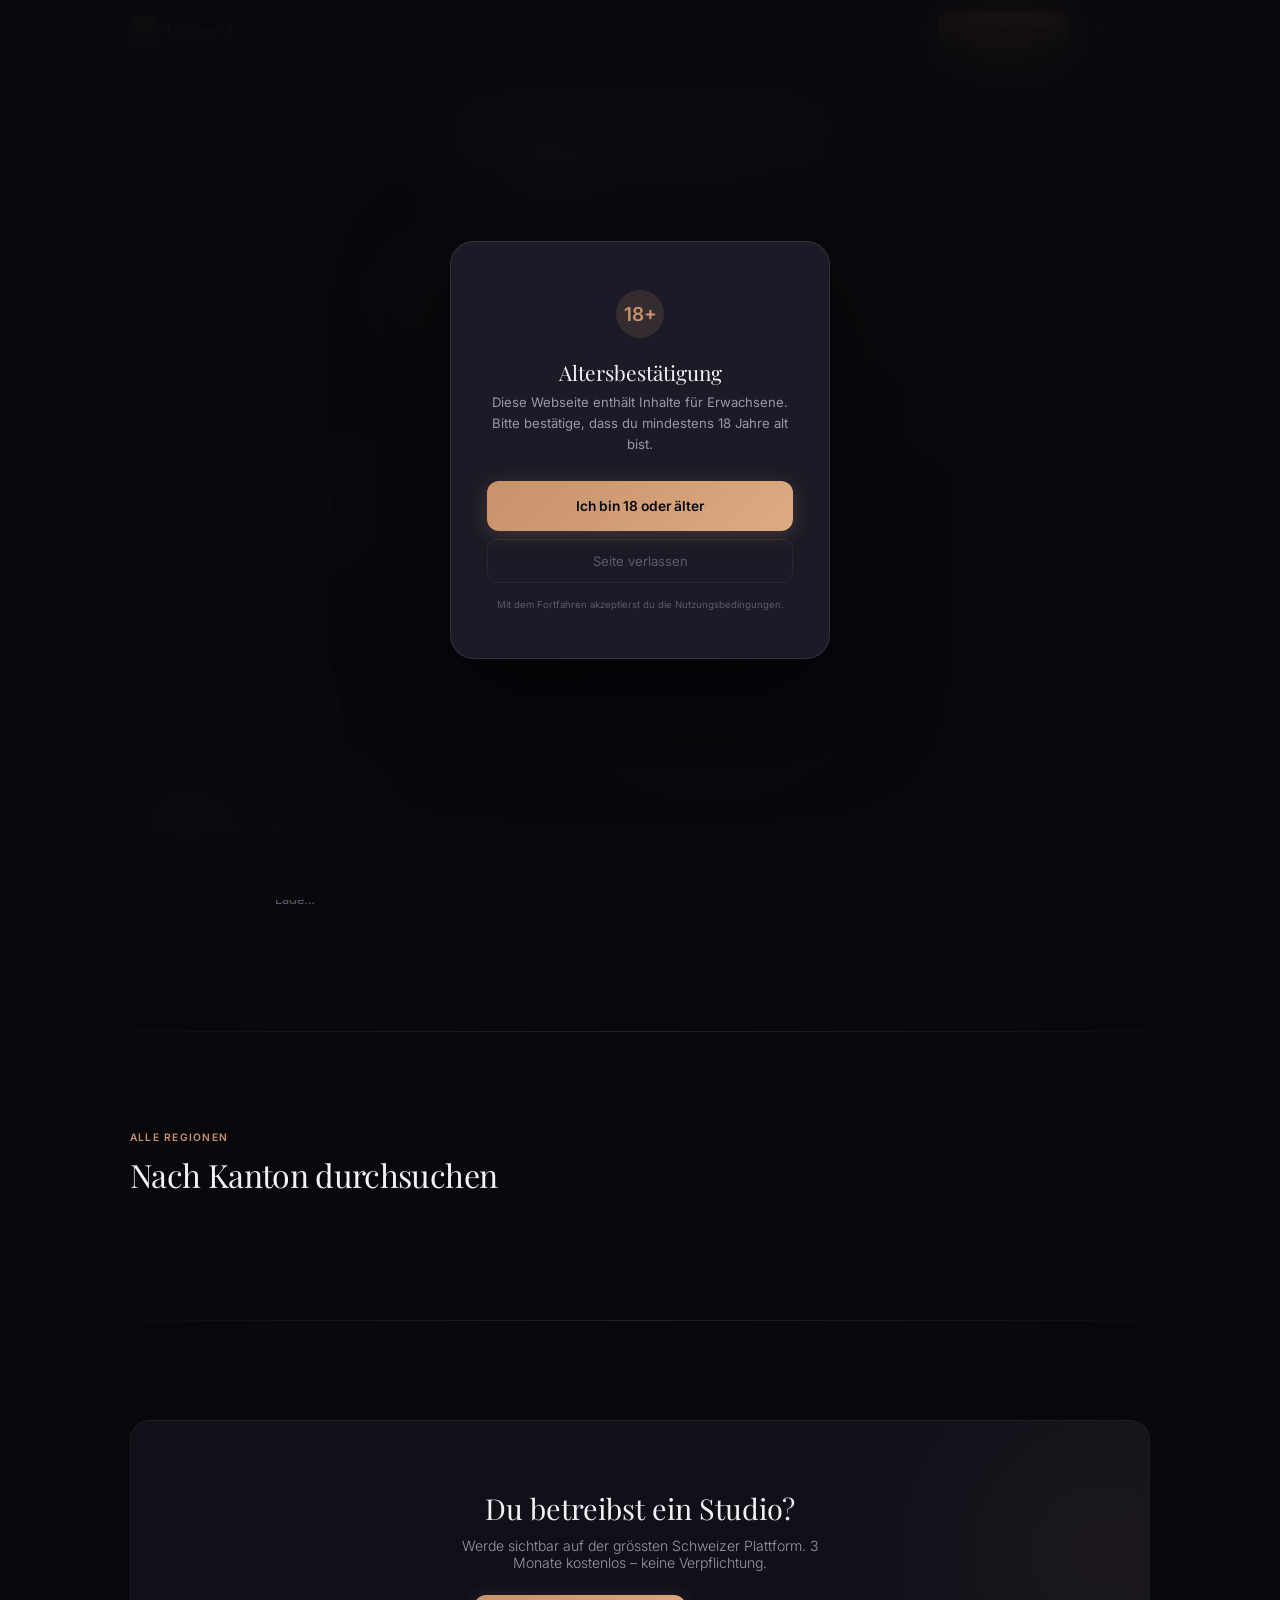
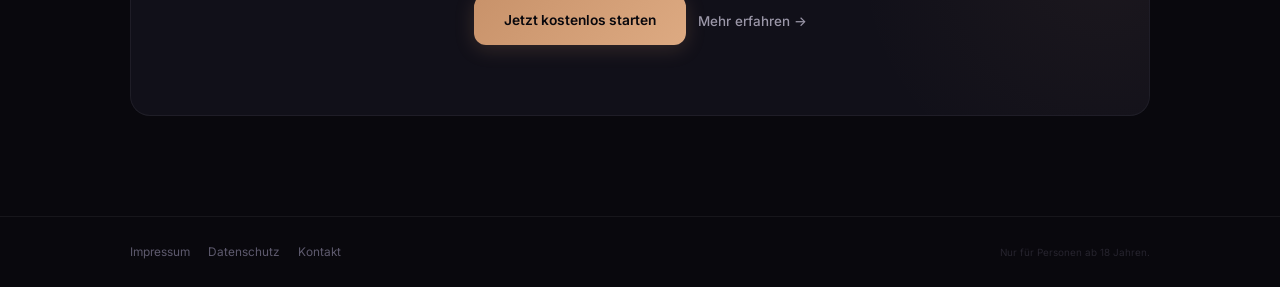
<file: public/index.html>
<!DOCTYPE html>
<html lang="de">
<head>
<meta charset="UTF-8"><meta name="viewport" content="width=device-width,initial-scale=1.0">
<title>VenueMap.ch – Studios & Locations in der Schweiz</title>
<meta name="description" content="Finde geprüfte Studios, Clubs und Locations in der ganzen Schweiz. Bilder, Öffnungszeiten, Tagesbesetzung und Kontakt – diskret und aktuell.">
<meta name="keywords" content="Studios Schweiz, Erotikstudios, Massagestudios, Clubs Schweiz, VenueMap">
<meta name="robots" content="index, follow">
<meta name="theme-color" content="#09080D">
<link rel="canonical" href="https://venuemap.ch/">
<meta property="og:type" content="website">
<meta property="og:title" content="VenueMap.ch – Studios & Locations in der Schweiz">
<meta property="og:description" content="Finde geprüfte Studios, Clubs und Locations in der ganzen Schweiz.">
<meta property="og:url" content="https://venuemap.ch/">
<meta property="og:site_name" content="VenueMap.ch">
<meta property="og:locale" content="de_CH">
<link rel="preconnect" href="https://fonts.googleapis.com"><link rel="preconnect" href="https://fonts.gstatic.com" crossorigin>
<link href="https://fonts.googleapis.com/css2?family=Inter:wght@300;400;500;600&family=Playfair+Display:ital,wght@0,400;0,500;1,400&display=swap" rel="stylesheet">
<style>
:root{--bg:#09080D;--bg2:#0F0E16;--bg3:#161520;--sf:rgba(22,21,32,.7);--sf2:rgba(30,29,42,.9);--bdr:rgba(255,255,255,.06);--bdr2:rgba(255,255,255,.1);--tx:#F4F2F7;--tx2:#9B97A8;--tx3:#5E5A6E;--ac:#C8926A;--ac2:#DDAA82;--ac3:#E8BE9A;--acl:rgba(200,146,106,.08);--ach:rgba(200,146,106,.15);--grn:#6BAD8E;--f:'Inter',system-ui,sans-serif;--fs:'Playfair Display',Georgia,serif;--r:14px;--rs:8px}
*,*::before,*::after{margin:0;padding:0;box-sizing:border-box}html{scroll-behavior:smooth}body{font-family:var(--f);background:var(--bg);color:var(--tx);-webkit-font-smoothing:antialiased;overflow-x:hidden}a{color:inherit;text-decoration:none}button{font-family:var(--f);cursor:pointer}.ctn{max-width:1100px;margin:0 auto;padding:0 20px}@media(min-width:768px){.ctn{padding:0 40px}}
.bg-mesh{position:fixed;inset:0;z-index:0;overflow:hidden}.bg-orb{position:absolute;border-radius:50%;filter:blur(120px);opacity:.12;animation:orbF 25s ease-in-out infinite}.o1{width:700px;height:700px;background:radial-gradient(circle,#C8926A,transparent 70%);top:-20%;right:-15%;animation-duration:28s}.o2{width:500px;height:500px;background:radial-gradient(circle,#6B5EC8,transparent 70%);bottom:-10%;left:-10%;animation-duration:32s;animation-delay:-8s}.o3{width:400px;height:400px;background:radial-gradient(circle,#6BAD8E,transparent 70%);top:50%;left:40%;animation-duration:35s;animation-delay:-15s;opacity:.06}@keyframes orbF{0%,100%{transform:translate(0,0)}25%{transform:translate(40px,-60px)}50%{transform:translate(-30px,40px)}75%{transform:translate(20px,50px)}}
.bg-grain{position:fixed;inset:0;z-index:1;pointer-events:none;opacity:.022;background-image:url("data:image/svg+xml,%3Csvg viewBox='0 0 256 256' xmlns='http://www.w3.org/2000/svg'%3E%3Cfilter id='n'%3E%3CfeTurbulence type='fractalNoise' baseFrequency='0.85' numOctaves='4' stitchTiles='stitch'/%3E%3C/filter%3E%3Crect width='100%25' height='100%25' filter='url(%23n)'/%3E%3C/svg%3E");background-size:200px}
.bg-grid{position:fixed;inset:0;z-index:1;pointer-events:none;opacity:.02;background-image:linear-gradient(rgba(255,255,255,.07) 1px,transparent 1px),linear-gradient(90deg,rgba(255,255,255,.07) 1px,transparent 1px);background-size:80px 80px}
.pg{position:relative;z-index:2}@media(max-width:767px){.pg{padding-bottom:62px}}
.glass{background:var(--sf);backdrop-filter:blur(16px);border:1px solid var(--bdr);border-radius:var(--r);transition:all .4s cubic-bezier(.16,1,.3,1)}.glass:hover{border-color:var(--bdr2)}
.rv{opacity:0;transform:translateY(24px);transition:opacity .9s cubic-bezier(.16,1,.3,1),transform .9s cubic-bezier(.16,1,.3,1)}.rv.v{opacity:1;transform:none}.d1{transition-delay:.08s}.d2{transition-delay:.16s}.d3{transition-delay:.24s}.d4{transition-delay:.32s}.d5{transition-delay:.4s}
.s-label{font-size:.64rem;font-weight:600;letter-spacing:.12em;text-transform:uppercase;color:var(--ac);margin-bottom:10px}
.s-title{font-family:var(--fs);font-size:clamp(1.5rem,2.5vw,2rem);font-weight:400;letter-spacing:-.02em}
.btn{display:inline-flex;align-items:center;gap:8px;height:50px;padding:0 30px;background:linear-gradient(135deg,var(--ac),var(--ac2));color:var(--bg);font-size:.86rem;font-weight:600;border:none;border-radius:12px;transition:all .3s;box-shadow:0 4px 20px rgba(200,146,106,.2)}.btn:hover{transform:translateY(-2px);box-shadow:0 8px 32px rgba(200,146,106,.35)}
.age{position:fixed;inset:0;z-index:9999;background:rgba(9,8,13,.9);backdrop-filter:blur(32px);display:flex;align-items:center;justify-content:center;padding:20px;transition:opacity .5s,visibility .5s}.age.h{opacity:0;visibility:hidden;pointer-events:none}.age-c{background:var(--sf2);border:1px solid var(--bdr2);border-radius:24px;padding:48px 36px;max-width:380px;width:100%;text-align:center;box-shadow:0 40px 100px rgba(0,0,0,.5)}.age-ic{width:48px;height:48px;border-radius:50%;background:var(--ach);display:flex;align-items:center;justify-content:center;margin:0 auto 20px;font-size:1.2rem;font-weight:600;color:var(--ac)}.age h2{font-family:var(--fs);font-size:1.3rem;font-weight:400;margin-bottom:6px}.age p{font-size:.82rem;color:var(--tx2);line-height:1.6;margin-bottom:26px}.age-btns{display:flex;flex-direction:column;gap:8px}.age-y{height:50px;border:none;border-radius:12px;background:linear-gradient(135deg,var(--ac),var(--ac2));color:var(--bg);font-size:.86rem;font-weight:600;transition:all .3s;box-shadow:0 4px 20px rgba(200,146,106,.25);cursor:pointer}.age-y:hover{transform:translateY(-1px)}.age-n{height:44px;border:1px solid var(--bdr);border-radius:10px;background:transparent;color:var(--tx3);font-size:.82rem;cursor:pointer}
header{position:fixed;top:0;left:0;right:0;z-index:100;height:60px}.hd-bg{position:absolute;inset:0;background:rgba(9,8,13,.5);backdrop-filter:blur(30px)saturate(1.4);border-bottom:1px solid var(--bdr)}.hdi{max-width:1100px;margin:0 auto;padding:0 20px;height:100%;display:flex;align-items:center;justify-content:space-between;position:relative;z-index:1}@media(min-width:768px){.hdi{padding:0 40px}}.logo{font-family:var(--fs);font-size:1.15rem;font-weight:500;display:flex;align-items:center;gap:8px}.logo-m{width:28px;height:28px;border-radius:8px;background:linear-gradient(135deg,var(--ac),#A07050);display:flex;align-items:center;justify-content:center}.logo-m svg{width:12px;height:12px;stroke:#fff;fill:none;stroke-width:2}nav.dk{display:none;align-items:center;gap:2px}@media(min-width:768px){nav.dk{display:flex}}.nk{font-size:.8rem;color:var(--tx3);padding:7px 14px;border-radius:var(--rs);transition:color .2s}.nk:hover{color:var(--tx2)}.nk.a{color:var(--tx)}.sep{width:1px;height:14px;background:var(--bdr);margin:0 8px}.lng{font-size:.68rem;color:var(--tx3);font-weight:500;letter-spacing:.06em}.lng b{color:var(--tx2)}.hcta{height:34px;padding:0 18px;background:linear-gradient(135deg,var(--ac),var(--ac2));color:var(--bg);font-size:.74rem;font-weight:600;border:none;border-radius:8px;display:none;align-items:center;transition:all .2s;box-shadow:0 2px 12px rgba(200,146,106,.2)}@media(min-width:768px){.hcta{display:inline-flex}}.hcta:hover{box-shadow:0 4px 20px rgba(200,146,106,.35)}.burg{display:flex;flex-direction:column;gap:4.5px;background:none;border:none;padding:8px}.burg span{width:18px;height:1.5px;background:var(--tx3);border-radius:2px}@media(min-width:768px){.burg{display:none}}.mobnav{display:none;position:fixed;inset:0;z-index:99;background:rgba(9,8,13,.97);backdrop-filter:blur(24px);flex-direction:column;align-items:center;justify-content:center;gap:36px}.mobnav.open{display:flex}.mobnav a{font-size:1.2rem;color:var(--tx2);font-weight:300}.mobnav .x{position:absolute;top:18px;right:20px;background:none;border:none;font-size:1.2rem;color:var(--tx3)}
.bnav{display:none;position:fixed;bottom:0;left:0;right:0;z-index:100;background:rgba(9,8,13,.88);backdrop-filter:blur(24px);border-top:1px solid var(--bdr);padding:5px 0 env(safe-area-inset-bottom,5px)}@media(max-width:767px){.bnav{display:flex}}.bnav-i{display:flex;justify-content:space-around;max-width:340px;margin:0 auto;width:100%}.bna{display:flex;flex-direction:column;align-items:center;gap:2px;padding:6px 10px;color:var(--tx3);font-size:.52rem;font-weight:500;text-decoration:none;transition:color .2s}.bna.a{color:var(--ac)}.bna svg{width:18px;height:18px;stroke:currentColor;fill:none;stroke-width:1.5}
.hero{padding:84px 0 32px;text-align:center;position:relative}@media(min-width:768px){.hero{padding:96px 0 36px}}.hero-glow{position:absolute;top:30%;left:50%;transform:translate(-50%,-50%);width:500px;height:300px;background:radial-gradient(ellipse,rgba(200,146,106,.07),transparent 70%);pointer-events:none;z-index:0}.hero-i{position:relative;z-index:1}.hero h1{font-family:var(--fs);font-size:clamp(2rem,5vw,3.2rem);font-weight:400;line-height:1.08;letter-spacing:-.03em;margin-bottom:12px}.hero h1 em{font-style:italic;background:linear-gradient(135deg,var(--ac),var(--ac3));-webkit-background-clip:text;-webkit-text-fill-color:transparent;background-clip:text}.hero-sub{font-size:.94rem;color:var(--tx2);line-height:1.6;font-weight:300;margin-bottom:24px;max-width:420px;margin-left:auto;margin-right:auto}
.hero-s{max-width:480px;margin:0 auto 20px;position:relative}.hero-s svg{position:absolute;left:18px;top:50%;transform:translateY(-50%);width:17px;height:17px;stroke:var(--tx3);fill:none;stroke-width:2;z-index:2}.hero-s input{width:100%;height:52px;padding:0 18px 0 48px;background:var(--sf);backdrop-filter:blur(12px);border:1px solid var(--bdr);border-radius:14px;font-family:var(--f);font-size:.88rem;color:var(--tx);outline:none;transition:all .3s;box-shadow:0 4px 24px rgba(0,0,0,.15);position:relative;z-index:1}.hero-s input::placeholder{color:var(--tx3)}.hero-s input:focus{border-color:rgba(200,146,106,.4)}
.hero-ac{display:none;position:absolute;top:calc(100% + 4px);left:0;right:0;background:var(--sf2);border:1px solid var(--bdr2);border-radius:12px;overflow:hidden;box-shadow:0 12px 40px rgba(0,0,0,.3);z-index:10;backdrop-filter:blur(20px)}.hero-ac.open{display:block}.hero-ac-h{font-size:.62rem;font-weight:600;letter-spacing:.08em;text-transform:uppercase;color:var(--tx3);padding:12px 16px 6px}.hero-ac a{display:flex;align-items:center;justify-content:space-between;padding:10px 16px;font-size:.84rem;color:var(--tx2);transition:all .15s}.hero-ac a:hover{background:var(--acl);color:var(--tx)}.hero-ac a span{font-size:.66rem;color:var(--tx3)}
.hero-live{display:flex;align-items:center;justify-content:center;gap:14px;flex-wrap:wrap;margin-bottom:16px;font-size:.78rem;color:var(--tx2)}.hero-live-pulse{width:6px;height:6px;border-radius:50%;background:var(--grn);box-shadow:0 0 8px var(--grn);animation:pulse 2s ease infinite;flex-shrink:0}@keyframes pulse{0%,100%{opacity:1}50%{opacity:.3}}.hero-live b{color:var(--tx);font-weight:600}.hero-live-sep{width:3px;height:3px;border-radius:50%;background:var(--tx3);flex-shrink:0}
.city-g{display:grid;grid-template-columns:repeat(2,1fr);gap:8px;max-width:540px;margin:0 auto}@media(min-width:600px){.city-g{grid-template-columns:repeat(3,1fr);gap:10px}}.city-c{padding:16px 14px;display:flex;align-items:center;justify-content:space-between;cursor:pointer;position:relative;overflow:hidden}@media(min-width:768px){.city-c{padding:20px 18px}}.city-c::before{content:'';position:absolute;inset:0;background:linear-gradient(135deg,transparent,rgba(200,146,106,.03));opacity:0;transition:opacity .3s}.city-c:hover::before{opacity:1}.city-c:hover{border-color:rgba(200,146,106,.2)}.city-c:hover .city-a{color:var(--ac)}.city-n{font-family:var(--fs);font-size:.98rem;font-weight:400;position:relative}.city-cnt{font-size:.62rem;color:var(--tx3);margin-top:1px;font-weight:500;position:relative}.city-a{color:var(--tx3);transition:color .25s;position:relative}.city-a svg{width:14px;height:14px;stroke:currentColor;fill:none;stroke-width:1.5}
.feat{padding:48px 0 80px;position:relative}@media(min-width:768px){.feat{padding:64px 0 100px}}.feat::before{content:'';position:absolute;top:0;left:0;right:0;height:1px;background:linear-gradient(90deg,transparent,var(--bdr2),transparent)}.feat-top{display:flex;align-items:flex-end;justify-content:space-between;flex-wrap:wrap;gap:12px}.feat-all{font-size:.8rem;color:var(--ac);font-weight:500;display:flex;align-items:center;gap:5px;transition:opacity .2s}.feat-all:hover{opacity:.7}.feat-all svg{width:14px;height:14px;stroke:currentColor;fill:none;stroke-width:2}.feat-g{display:grid;gap:14px;margin-top:28px;grid-template-columns:1fr}@media(min-width:600px){.feat-g{grid-template-columns:repeat(2,1fr)}}@media(min-width:900px){.feat-g{grid-template-columns:repeat(3,1fr)}}
.sc{overflow:hidden;cursor:pointer;display:block;position:relative}.sc:hover{border-color:rgba(200,146,106,.15);box-shadow:0 12px 40px rgba(0,0,0,.25)}.sc-img{height:200px;background:var(--bg3);position:relative;display:flex;align-items:center;justify-content:center;overflow:hidden}.sc-img::before{content:'';position:absolute;inset:0;background:linear-gradient(180deg,transparent 40%,rgba(9,8,13,.7));z-index:1}.sc-img svg{width:28px;height:28px;stroke:var(--tx3);fill:none;stroke-width:1;opacity:.2}.sc-img img{position:absolute;inset:0;width:100%;height:100%;object-fit:cover}.sc-cat{position:absolute;top:12px;left:12px;font-size:.58rem;font-weight:600;padding:4px 10px;border-radius:6px;background:rgba(9,8,13,.6);backdrop-filter:blur(8px);color:var(--tx2);letter-spacing:.04em;text-transform:uppercase;z-index:2;border:1px solid var(--bdr)}.sc-today{position:absolute;bottom:12px;right:12px;font-size:.6rem;font-weight:600;padding:3px 9px;border-radius:5px;background:rgba(107,173,142,.15);color:var(--grn);z-index:2;border:1px solid rgba(107,173,142,.2)}.sc-b{padding:18px 20px}.sc-n{font-family:var(--fs);font-size:1.05rem;font-weight:400;margin-bottom:5px;display:flex;align-items:center;gap:8px}.sc-v{display:inline-flex;align-items:center;gap:3px;font-size:.56rem;font-weight:600;color:var(--grn);background:rgba(107,173,142,.08);padding:2px 7px;border-radius:4px;border:1px solid rgba(107,173,142,.15)}.sc-v svg{width:8px;height:8px;stroke:var(--grn);fill:none;stroke-width:2.5}.sc-loc{font-size:.74rem;color:var(--tx3);display:flex;align-items:center;gap:4px}.sc-loc svg{width:10px;height:10px;stroke:var(--tx3);fill:none;stroke-width:2}
.sc-girls{display:flex;align-items:center;gap:-4px;margin-top:10px}.sc-ava{width:30px;height:30px;border-radius:50%;object-fit:cover;object-position:center top;border:2px solid var(--bg3);margin-left:-6px;background:var(--bg3)}.sc-ava:first-child{margin-left:0}.sc-ava-more{width:30px;height:30px;border-radius:50%;background:rgba(255,255,255,.06);border:2px solid var(--bg3);margin-left:-6px;display:flex;align-items:center;justify-content:center;font-size:.5rem;font-weight:600;color:var(--tx3)}.sc-girls-txt{font-size:.66rem;color:var(--tx3);margin-left:8px;font-weight:400}
.gc{overflow:hidden;cursor:pointer;display:block;position:relative;transition:all .2s}.gc:hover{border-color:rgba(200,146,106,.15);transform:translateY(-2px);box-shadow:0 12px 40px rgba(0,0,0,.25)}.gc-img{width:100%;aspect-ratio:3/4;object-fit:cover;object-position:center top;background:var(--bg3);display:block}.gc-b{padding:12px 14px}.gc-n{font-size:.88rem;font-weight:500;margin-bottom:2px;white-space:nowrap;overflow:hidden;text-overflow:ellipsis}.gc-meta{font-size:.64rem;color:var(--tx3);display:flex;align-items:center;gap:6px}.gc-avail{font-size:.58rem;font-weight:600;padding:2px 7px;border-radius:4px;display:inline-flex;align-items:center;gap:3px;margin-top:6px}.gc-avail.on{background:rgba(107,173,142,.1);color:var(--grn);border:1px solid rgba(107,173,142,.15)}.gc-avail.off{background:rgba(255,255,255,.03);color:var(--tx3);border:1px solid var(--bdr)}.gc-avail-dot{width:4px;height:4px;border-radius:50%}.gc-avail.on .gc-avail-dot{background:var(--grn);box-shadow:0 0 4px var(--grn)}.gc-tags{display:flex;flex-wrap:wrap;gap:3px;margin-top:6px}.gc-tag{font-size:.52rem;padding:2px 6px;border-radius:4px;background:var(--acl);color:var(--ac);border:1px solid rgba(200,146,106,.1)}.gc-noimg{width:100%;aspect-ratio:3/4;background:var(--bg3);display:flex;align-items:center;justify-content:center}.gc-noimg svg{width:32px;height:32px;stroke:var(--tx3);fill:none;stroke-width:1;opacity:.2}


.regions{padding:80px 0;position:relative}@media(min-width:768px){.regions{padding:100px 0}}.regions::before{content:'';position:absolute;top:0;left:0;right:0;height:1px;background:linear-gradient(90deg,transparent,var(--bdr2),transparent)}
.kchips{display:flex;flex-wrap:wrap;gap:6px;margin-top:24px}.kchip{font-size:.76rem;font-weight:500;padding:8px 16px;border-radius:20px;background:var(--sf);border:1px solid var(--bdr);cursor:pointer;transition:all .2s;display:flex;align-items:center;gap:6px;backdrop-filter:blur(12px);color:var(--tx2);font-family:var(--f)}.kchip:hover{border-color:var(--ac);color:var(--ac)}.kchip.active{background:var(--acl);border-color:rgba(200,146,106,.3);color:var(--ac)}.kchip-n{font-size:.58rem;color:var(--ac);font-weight:600;background:rgba(200,146,106,.08);padding:1px 6px;border-radius:8px}
.kcities{margin-top:16px;display:none}.kcities.open{display:block}.kcities-g{display:grid;grid-template-columns:repeat(2,1fr);gap:8px}@media(min-width:600px){.kcities-g{grid-template-columns:repeat(3,1fr)}}@media(min-width:900px){.kcities-g{grid-template-columns:repeat(4,1fr)}}
.reg-group{margin-bottom:24px}.reg-kanton{font-size:.68rem;font-weight:600;letter-spacing:.08em;text-transform:uppercase;color:var(--tx3);margin-bottom:8px;padding-left:4px}.reg-cities{display:grid;grid-template-columns:repeat(2,1fr);gap:8px}@media(min-width:600px){.reg-cities{grid-template-columns:repeat(3,1fr)}}@media(min-width:900px){.reg-cities{grid-template-columns:repeat(4,1fr)}}
.cta-sec{padding:80px 0;position:relative}@media(min-width:768px){.cta-sec{padding:100px 0}}.cta-sec::before{content:'';position:absolute;top:0;left:0;right:0;height:1px;background:linear-gradient(90deg,transparent,var(--bdr2),transparent)}.cta-box{background:var(--sf);backdrop-filter:blur(16px);border:1px solid var(--bdr);border-radius:20px;padding:48px 24px;text-align:center;position:relative;overflow:hidden}@media(min-width:768px){.cta-box{padding:68px 48px}}.cta-box::before{content:'';position:absolute;top:-40%;right:-20%;width:500px;height:500px;border-radius:50%;background:radial-gradient(circle,rgba(200,146,106,.06),transparent 70%);pointer-events:none}.cta-box h2{font-family:var(--fs);font-size:clamp(1.3rem,2.5vw,1.8rem);font-weight:400;position:relative}.cta-box p{margin:10px auto 0;font-size:.88rem;color:var(--tx2);max-width:370px;position:relative;font-weight:300}
footer{border-top:1px solid var(--bdr);padding:28px 0}.foot{display:flex;flex-direction:column;gap:12px;align-items:center;text-align:center}@media(min-width:768px){.foot{flex-direction:row;justify-content:space-between}}.foot-l{display:flex;gap:18px;font-size:.74rem;color:var(--tx3)}.foot-l a:hover{color:var(--tx2)}.foot-18{font-size:.62rem;color:var(--tx3);opacity:.35}
.loading{text-align:center;padding:24px;font-size:.8rem;color:var(--tx3)}
</style>
</head>
<body>
<div id="ag" class="age"><div class="age-c"><div class="age-ic">18+</div><h2>Altersbestätigung</h2><p>Diese Webseite enthält Inhalte für Erwachsene.<br>Bitte bestätige, dass du mindestens 18 Jahre alt bist.</p><div class="age-btns"><button id="ageY" class="age-y">Ich bin 18 oder älter</button><button id="ageN" class="age-n">Seite verlassen</button></div><div style="font-size:.6rem;color:var(--tx3);margin-top:16px">Mit dem Fortfahren akzeptierst du die Nutzungsbedingungen.</div></div></div>
<div class="bg-mesh"><div class="bg-orb o1"></div><div class="bg-orb o2"></div><div class="bg-orb o3"></div></div><div class="bg-grain"></div><div class="bg-grid"></div>
<div class="pg">
<header><div class="hd-bg"></div><div class="hdi"><a href="/" class="logo"><div class="logo-m"><svg viewBox="0 0 24 24" stroke-linecap="round" stroke-linejoin="round"><path d="M12 2C8.13 2 5 5.13 5 9c0 5.25 7 13 7 13s7-7.75 7-13c0-3.87-3.13-7-7-7Z"/></svg></div>VenueMap</a><nav class="dk"><a href="/alle-girls" class="nk">Girls</a><a href="/alle-studios" class="nk">Studios</a><a href="/studios" class="nk">Für Studios</a><div class="sep"></div><a href="/register" class="hcta">Studio eintragen</a><div class="sep"></div><a href="/admin" class="nk" style="color:var(--tx2)">Login</a></nav><button class="burg" onclick="document.getElementById('mn').classList.add('open')"><span></span><span></span><span></span></button></div></header>
<div id="mn" class="mobnav"><button class="x" onclick="this.parentElement.classList.remove('open')">✕</button><a href="/alle-girls">Girls</a><a href="/alle-studios">Studios</a><a href="/studios">Für Studios</a><a href="/admin">Login</a></div>

<section class="hero"><div class="hero-glow"></div><div class="ctn"><div class="hero-i">
  <h1 class="rv">Finde dein Studio<br>in der <em>Schweiz</em></h1>
  <p class="hero-sub rv d1">Geprüfte Studios, aktuelle Besetzungen, echte Bilder.</p>
  <div class="hero-s rv d2"><svg viewBox="0 0 24 24" stroke-linecap="round" stroke-linejoin="round"><circle cx="11" cy="11" r="8"/><path d="m21 21-4.35-4.35"/></svg><input type="text" id="si" placeholder="Stadt oder Studioname eingeben…" onfocus="document.getElementById('acD').classList.add('open')" onblur="setTimeout(function(){document.getElementById('acD').classList.remove('open')},200)"><div class="hero-ac" id="acD"><div class="hero-ac-h">Beliebte Städte</div><div id="acList"></div></div></div>
  <div class="hero-live rv d2" id="heroLive"></div>
</div></div></section>

<section class="feat"><div class="ctn">
<div class="feat-top"><div><div class="s-label rv">Heute verfügbar</div><h2 class="s-title rv d1">Girls entdecken</h2></div><a href="/alle-girls" class="feat-all rv d1">Alle Girls <svg viewBox="0 0 24 24"><path d="M5 12h14M12 5l7 7-7 7"/></svg></a></div>
<div class="feat-g" id="featGrid" style="grid-template-columns:repeat(auto-fill,minmax(150px,1fr))"><div class="loading">Lade…</div></div>
</div></section>

<section class="feat"><div class="ctn">
<div class="feat-top"><div><div class="s-label rv">Empfohlene Studios</div><h2 class="s-title rv d1">Beliebte Studios</h2></div><a href="/alle-studios" class="feat-all rv d1">Alle Studios <svg viewBox="0 0 24 24"><path d="M5 12h14M12 5l7 7-7 7"/></svg></a></div>
<div class="feat-g" id="studioGrid"><div class="loading">Lade…</div></div>
</div></section>

<section class="regions"><div class="ctn"><div class="s-label rv">Alle Regionen</div><h2 class="s-title rv d1">Nach Kanton durchsuchen</h2>
<div id="kantonChips" class="kchips rv d2"></div>
<div id="kantonCities" class="kcities"></div>
</div></section>

<section class="cta-sec"><div class="ctn"><div class="cta-box rv"><h2>Du betreibst ein Studio?</h2><p>Werde sichtbar auf der grössten Schweizer Plattform. 3 Monate kostenlos – keine Verpflichtung.</p><div style="display:flex;gap:12px;margin-top:24px;flex-wrap:wrap;justify-content:center"><a href="/register" class="btn">Jetzt kostenlos starten</a><a href="/studios" style="height:52px;display:flex;align-items:center;font-size:.84rem;color:var(--tx2);font-weight:500">Mehr erfahren →</a></div></div></div></section>
<footer><div class="ctn foot"><div class="foot-l"><a href="#">Impressum</a><a href="#">Datenschutz</a><a href="#">Kontakt</a></div><span class="foot-18">Nur für Personen ab 18 Jahren.</span></div></footer>
</div>
<nav class="bnav"><div class="bnav-i"><a href="/alle-girls" class="bna"><svg viewBox="0 0 24 24"><path d="M20 21v-2a4 4 0 00-4-4H8a4 4 0 00-4 4v2"/><circle cx="12" cy="7" r="4"/></svg>Girls</a><a href="#" class="bna" onclick="document.getElementById('si').focus();return false"><svg viewBox="0 0 24 24"><circle cx="11" cy="11" r="8"/><path d="m21 21-4.35-4.35"/></svg>Suche</a><a href="/alle-studios" class="bna"><svg viewBox="0 0 24 24"><rect x="3" y="3" width="7" height="7" rx="1"/><rect x="14" y="3" width="7" height="7" rx="1"/><rect x="3" y="14" width="7" height="7" rx="1"/><rect x="14" y="14" width="7" height="7" rx="1"/></svg>Studios</a><a href="/admin" class="bna"><svg viewBox="0 0 24 24"><path d="M12 22s8-4 8-10V5l-8-3-8 3v7c0 6 8 10 8 10z"/></svg>Login</a></div></nav>

<script>
// ═══ CONFIG ═══
const SB='https://undrlwlxcsrayldbxepd.supabase.co/rest/v1/';
const KEY='eyJhbGciOiJIUzI1NiIsInR5cCI6IkpXVCJ9.eyJpc3MiOiJzdXBhYmFzZSIsInJlZiI6InVuZHJsd2x4Y3NyYXlsZGJ4ZXBkIiwicm9sZSI6ImFub24iLCJpYXQiOjE3NzA5OTkyMDMsImV4cCI6MjA4NjU3NTIwM30.7-U3lFqu5jyrg-CeQwQyJrUmZflC3PqmhytSfRk7KbI';
async function q(path){const r=await fetch(SB+path,{headers:{'apikey':KEY}});return r.json();}
const arrow='<svg viewBox="0 0 24 24"><path d="M9 18l6-6-6-6"/></svg>';
const SB_STORAGE='https://undrlwlxcsrayldbxepd.supabase.co/storage/v1/object/public/studio-bilder/';
const imgPlaceholder='<svg viewBox="0 0 24 24"><rect x="3" y="3" width="18" height="18" rx="2"/><circle cx="8.5" cy="8.5" r="1.5"/><path d="m21 15-5-5L5 21"/></svg>';
const pinSvg='<svg viewBox="0 0 24 24"><path d="M12 2C8.13 2 5 5.13 5 9c0 5.25 7 13 7 13s7-7.75 7-13c0-3.87-3.13-7-7-7Z"/></svg>';
const checkSvg='<svg viewBox="0 0 24 24"><path d="M20 6L9 17l-5-5"/></svg>';

function cityCard(c, delay){
  const count = c.live_count || 0;
  return '<a href="/stadt.html?id='+c.id+'" class="glass city-c rv d'+(delay%5+1)+'"><div><div class="city-n">'+c.name+'</div><div class="city-cnt">'+count+' Studios</div></div><div class="city-a">'+arrow+'</div></a>';
}

const GIRL_STORAGE='https://undrlwlxcsrayldbxepd.supabase.co/storage/v1/object/public/girl-bilder/';
const DAYS_MAP=['sonntag','montag','dienstag','mittwoch','donnerstag','freitag','samstag'];
const TODAY_KEY=DAYS_MAP[new Date().getDay()];

function getActiveGirls(s){
  if(!s.girls)return[];
  return s.girls.filter(function(g){return g.is_active&&g.is_approved;});
}
function getTodayGirls(s){
  return getActiveGirls(s).filter(function(g){return g[TODAY_KEY];});
}

function studioCard(s, delay){
  const kat = s.kategorien ? s.kategorien.name : '';
  const city = s.staedte ? s.staedte.name : '';
  const verified = s.is_verified ? '<span class="sc-v">'+checkSvg+'Geprüft</span>' : '';
  
  // Image: prefer first girl with photo, fallback to studio image
  var imgHtml=imgPlaceholder;
  var girlsWithPhoto=getActiveGirls(s).filter(function(g){return g.bild_path;});
  if(girlsWithPhoto.length>0){
    imgHtml='<img src="'+GIRL_STORAGE+girlsWithPhoto[0].bild_path+'" alt="'+s.name+'" loading="lazy" style="object-position:center top">';
  } else if(s.studio_bilder && s.studio_bilder.length > 0){
    var b=s.studio_bilder[0];
    var imgUrl=b.url&&b.url.startsWith('http')?b.url:(b.storage_path?SB_STORAGE+b.storage_path:'');
    if(imgUrl)imgHtml='<img src="'+imgUrl+'" alt="'+s.name+'" loading="lazy">';
  }
  
  // Today count badge
  var todayGirls=getTodayGirls(s);
  var todayBadge=todayGirls.length>0?'<span class="sc-today">Heute '+todayGirls.length+' Girl'+(todayGirls.length>1?'s':'')+'</span>':'';
  
  // Girl avatars row
  var allGirls=getActiveGirls(s);
  var avatarH='';
  if(allGirls.length>0){
    avatarH='<div class="sc-girls">';
    var showMax=Math.min(allGirls.length,4);
    for(var gi=0;gi<showMax;gi++){
      var g=allGirls[gi];
      if(g.bild_path) avatarH+='<img class="sc-ava" src="'+GIRL_STORAGE+g.bild_path+'" alt="" loading="lazy">';
      else avatarH+='<div class="sc-ava" style="display:flex;align-items:center;justify-content:center;background:rgba(255,255,255,.06);font-size:.5rem;color:var(--tx3)">'+g.name.charAt(0)+'</div>';
    }
    if(allGirls.length>4) avatarH+='<div class="sc-ava-more">+'+( allGirls.length-4)+'</div>';
    avatarH+='<span class="sc-girls-txt">'+allGirls.length+' Girl'+(allGirls.length>1?'s':'')+'</span></div>';
  }
  
  return '<a href="/detail.html?id='+s.id+'" class="glass sc rv d'+(delay%5+1)+'"><div class="sc-img">'+imgHtml+'<span class="sc-cat">'+kat+'</span>'+todayBadge+'</div><div class="sc-b"><div class="sc-n">'+s.name+' '+verified+'</div><div class="sc-loc">'+pinSvg+city+'</div>'+avatarH+'</div></a>';
}

async function init(){
  try{
    // Fetch all data in parallel
    const [cities, studios, kantone, allGirls] = await Promise.all([
      q('staedte?is_active=eq.true&order=sort_order&select=*,kantone(name,code)'),
      q('studios?status=eq.approved&order=sort_order,created_at.desc&select=*,kategorien(name),staedte(name),studio_bilder(url,storage_path),girls(id,name,bild_path,montag,dienstag,mittwoch,donnerstag,freitag,samstag,sonntag,is_active,is_approved)'),
      q('kantone?order=name'),
      q('girls?is_active=eq.true&is_approved=eq.true&order=created_at.desc&select=*,studios(id,name,staedte(name)),girl_tag_zuordnung(girl_tags(name,gruppe))')
    ]);

    // Stats
    const activeCities = cities.filter(c => c.studio_count > 0 || studios.some(s => s.stadt_id === c.id));

    // Count studios per city (live from DB)
    const cityCounts = {};
    studios.forEach(s => { cityCounts[s.stadt_id] = (cityCounts[s.stadt_id]||0) + 1; });
    cities.forEach(c => { c.live_count = cityCounts[c.id] || c.studio_count || 0; });

    // Hero top cities
    const topCities = [...cities].sort((a,b) => b.live_count - a.live_count).slice(0,6);

    // Autocomplete
    document.getElementById('acList').innerHTML = topCities.map(c =>
      '<a href="/stadt.html?id='+c.id+'">'+c.name+' <span>'+c.live_count+'</span></a>'
    ).join('');

    // Live stats in hero
    var totalToday=0;var todayCityMap={};
    studios.forEach(function(s){
      var tg=getTodayGirls(s);
      if(tg.length>0){
        totalToday+=tg.length;
        var cn=s.staedte?s.staedte.name:'Andere';
        todayCityMap[cn]=(todayCityMap[cn]||0)+tg.length;
      }
    });
    var liveH='<span class="hero-live-pulse"></span>';
    if(totalToday>0){
      liveH+='<b>'+totalToday+'</b> Girls heute verfügbar';
      var cityArr=Object.keys(todayCityMap).sort(function(a,b){return todayCityMap[b]-todayCityMap[a];}).slice(0,4);
      cityArr.forEach(function(c){liveH+='<span class="hero-live-sep"></span>'+todayCityMap[c]+' in '+c;});
    } else {
      liveH+='<b>'+studios.length+'</b> Studios <span class="hero-live-sep"></span> <b>'+cities.length+'</b> Städte <span class="hero-live-sep"></span> 100% Geprüft';
    }
    document.getElementById('heroLive').innerHTML=liveH;

    // Featured Girls (today available first, then all with photos)
    var todayGirlsList=allGirls.filter(function(g){return g[TODAY_KEY]&&g.bild_path;});
    var otherGirls=allGirls.filter(function(g){return g.bild_path&&!g[TODAY_KEY];});
    var girlsToShow=todayGirlsList.concat(otherGirls).slice(0,12);
    if(!girlsToShow.length) girlsToShow=allGirls.filter(function(g){return g.bild_path;}).slice(0,12);
    
    function girlCard(g,i){
      var studioName=g.studios?g.studios.name:'';
      var cityName=(g.studios&&g.studios.staedte)?g.studios.staedte.name:'';
      var isToday=g[TODAY_KEY];
      var imgH=g.bild_path?'<img class="gc-img" src="'+GIRL_STORAGE+g.bild_path+'" alt="'+g.name+'" loading="lazy">':'<div class="gc-noimg"><svg viewBox="0 0 24 24"><path d="M20 21v-2a4 4 0 00-4-4H8a4 4 0 00-4 4v2"/><circle cx="12" cy="7" r="4"/></svg></div>';
      var availH='<div class="gc-avail '+(isToday?'on':'off')+'"><span class="gc-avail-dot"></span>'+(isToday?'Heute da':'')+'</div>';
      var tagsH='';
      if(g.girl_tag_zuordnung&&g.girl_tag_zuordnung.length){
        tagsH='<div class="gc-tags">';
        g.girl_tag_zuordnung.slice(0,3).forEach(function(t){if(t.girl_tags)tagsH+='<span class="gc-tag">'+t.girl_tags.name+'</span>';});
        tagsH+='</div>';
      }
      return '<a href="/girl.html?id='+g.id+'" class="glass gc rv d'+(i%5+1)+'">'+imgH+'<div class="gc-b"><div class="gc-n">'+g.name+'</div><div class="gc-meta">'+(cityName||studioName)+'</div>'+(isToday?availH:'')+tagsH+'</div></a>';
    }
    
    document.getElementById('featGrid').innerHTML = girlsToShow.length
      ? girlsToShow.map((g,i) => girlCard(g,i)).join('')
      : '<div class="loading">Noch keine Girls verfügbar.</div>';

    // Studio section (6 featured studios)
    var featStudios=studios.filter(s=>s.is_pro||s.featured).slice(0,6);
    if(!featStudios.length)featStudios=studios.slice(0,6);
    document.getElementById('studioGrid').innerHTML=featStudios.length
      ? featStudios.map((s,i)=>studioCard(s,i+2)).join('')
      : '<div class="loading">Noch keine Studios verfügbar.</div>';

    // Re-observe reveal animations
    document.querySelectorAll('.rv:not(.v)').forEach(function(el){
      new IntersectionObserver(function(e){if(e[0].isIntersecting)el.classList.add('v')},{threshold:.08,rootMargin:'0px 0px -40px 0px'}).observe(el);
    });

    // Regions: kanton chips
    var kantonData = {};
    cities.forEach(function(c){
      if(c.kantone){
        var kn = c.kantone.name;
        if(!kantonData[kn]) kantonData[kn] = {cities:[], count:0};
        kantonData[kn].cities.push(c);
        kantonData[kn].count += c.live_count;
      }
    });
    var sortedK = Object.keys(kantonData).sort();
    // Only show kantone that have cities with studios, plus a few key ones
    var chipsHtml = sortedK.map(function(k){
      var cnt = kantonData[k].count;
      return '<button class="kchip" data-k="'+k+'">'+k+(cnt?' <span class="kchip-n">'+cnt+'</span>':'')+'</button>';
    }).join('');
    document.getElementById('kantonChips').innerHTML = chipsHtml;

    // Click handler
    var activeK = null;
    document.querySelectorAll('.kchip').forEach(function(chip){
      chip.addEventListener('click', function(){
        var k = chip.getAttribute('data-k');
        var box = document.getElementById('kantonCities');
        if(activeK === k){
          // Close
          box.classList.remove('open');
          chip.classList.remove('active');
          activeK = null;
          return;
        }
        // Deactivate previous
        document.querySelectorAll('.kchip.active').forEach(function(c){c.classList.remove('active');});
        chip.classList.add('active');
        activeK = k;
        // Render cities for this kanton
        var kCities = kantonData[k].cities.sort(function(a,b){return b.live_count - a.live_count;});
        box.innerHTML = '<div class="kcities-g">' + kCities.map(function(c,i){return cityCard(c,i);}).join('') + '</div>';
        box.classList.add('open');
        // Observe new elements
        box.querySelectorAll('.rv:not(.v)').forEach(function(el){
          new IntersectionObserver(function(e){if(e[0].isIntersecting)el.classList.add('v')},{threshold:.08}).observe(el);
        });
      });
    });

    // Remove old regionsGrid
    var rg = document.getElementById('regionsGrid');
    if(rg) rg.remove();

  } catch(e) { console.error('Load error:', e); }
}

// Age gate
(function(){var g=document.getElementById('ag');if(localStorage.getItem('vm18')){g.classList.add('h');return}document.body.style.overflow='hidden';document.getElementById('ageY').onclick=function(){localStorage.setItem('vm18','1');g.classList.add('h');document.body.style.overflow=''};document.getElementById('ageN').onclick=function(){window.location='https://www.google.com'}})();

// Reveal animations for static elements
document.querySelectorAll('.rv').forEach(function(el){new IntersectionObserver(function(e){if(e[0].isIntersecting)el.classList.add('v')},{threshold:.08,rootMargin:'0px 0px -40px 0px'}).observe(el)});

// Parallax
window.addEventListener('scroll',function(){var s=window.scrollY;document.querySelectorAll('.bg-orb').forEach(function(o,i){o.style.transform='translateY('+s*(.02+i*.008)+'px)'})},{passive:true});

// Load data
init();
</script>
</body>
</html>
</file>
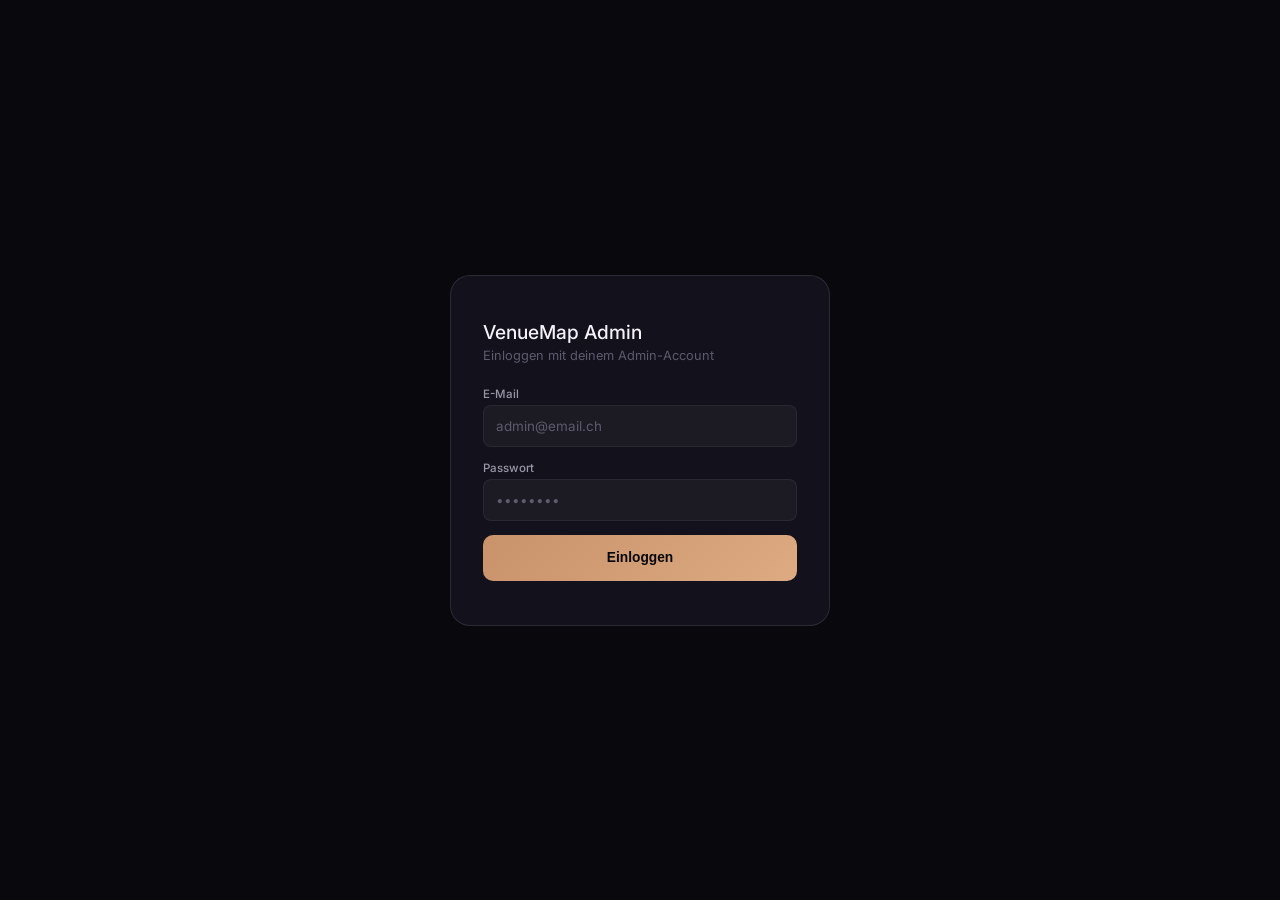
<file: public/admin.html>
<!DOCTYPE html>
<html lang="de">
<head>
<meta charset="UTF-8"><meta name="viewport" content="width=device-width,initial-scale=1.0">
<meta name="robots" content="noindex, nofollow">
<title>VenueMap Admin</title>
<link href="https://fonts.googleapis.com/css2?family=Inter:wght@300;400;500;600&display=swap" rel="stylesheet">
<style>
:root{--bg:#09080D;--bg2:#0F0E16;--bg3:#161520;--sf:rgba(22,21,32,.85);--bdr:rgba(255,255,255,.06);--bdr2:rgba(255,255,255,.1);--tx:#F4F2F7;--tx2:#9B97A8;--tx3:#5E5A6E;--ac:#C8926A;--ac2:#DDAA82;--grn:#6BAD8E;--red:#C86A6A;--f:'Inter',system-ui,sans-serif}
*{margin:0;padding:0;box-sizing:border-box}body{font-family:var(--f);background:var(--bg);color:var(--tx);-webkit-font-smoothing:antialiased;min-height:100vh}a{color:var(--ac);text-decoration:none}
#loginPage{display:flex;align-items:center;justify-content:center;min-height:100vh;padding:20px}
.login-box{background:var(--sf);border:1px solid var(--bdr2);border-radius:20px;padding:44px 32px;max-width:380px;width:100%;backdrop-filter:blur(16px)}
.login-box h1{font-size:1.2rem;font-weight:500;margin-bottom:4px}.login-box p{font-size:.8rem;color:var(--tx3);margin-bottom:24px}
.fg{margin-bottom:14px}.fg label{display:block;font-size:.72rem;font-weight:500;color:var(--tx2);margin-bottom:4px}.fg input,.fg select,.fg textarea{width:100%;height:42px;padding:0 12px;background:rgba(255,255,255,.04);border:1px solid var(--bdr);border-radius:8px;font-family:var(--f);font-size:.84rem;color:var(--tx);outline:none;transition:border-color .2s}.fg input:focus,.fg select:focus,.fg textarea:focus{border-color:var(--ac)}.fg input::placeholder,.fg textarea::placeholder{color:var(--tx3)}.fg textarea{height:80px;padding:10px 12px;resize:vertical}.fg select{appearance:none}.fg select option{background:#161520;color:#F4F2F7}
select option{background:#161520;color:#F4F2F7}
.fg-row{display:grid;grid-template-columns:1fr 1fr;gap:10px}
.btn{width:100%;height:46px;border:none;border-radius:10px;background:linear-gradient(135deg,var(--ac),var(--ac2));color:var(--bg);font-size:.86rem;font-weight:600;cursor:pointer;transition:all .2s}.btn:hover{opacity:.9}
.btn-sm{height:32px;padding:0 14px;font-size:.72rem;font-weight:600;border:none;border-radius:6px;cursor:pointer;transition:all .2s;display:inline-flex;align-items:center;gap:4px}
.btn-approve{background:var(--grn);color:#fff}.btn-reject{background:var(--red);color:#fff}.btn-edit{background:rgba(255,255,255,.06);color:var(--tx2);border:1px solid var(--bdr)}.btn-edit:hover{border-color:var(--ac);color:var(--ac)}
.err{color:var(--red);font-size:.76rem;margin-top:8px;display:none}.success{color:var(--grn);font-size:.76rem;margin-top:8px;display:none}
#app{display:none}
.top{position:fixed;top:0;left:0;right:0;height:52px;background:rgba(9,8,13,.8);backdrop-filter:blur(20px);border-bottom:1px solid var(--bdr);display:flex;align-items:center;justify-content:space-between;padding:0 20px;z-index:50}
.top h2{font-size:.92rem;font-weight:500;display:flex;align-items:center;gap:8px}.top h2 span{font-size:.62rem;color:var(--ac);background:var(--sf);padding:2px 8px;border-radius:4px;font-weight:600}
.top-r{display:flex;align-items:center;gap:12px}.top-r span{font-size:.72rem;color:var(--tx3)}
.logout{font-size:.72rem;color:var(--tx3);background:none;border:1px solid var(--bdr);border-radius:6px;padding:4px 12px;cursor:pointer;font-family:var(--f)}.logout:hover{border-color:var(--red);color:var(--red)}
.tabs{position:fixed;top:52px;left:0;right:0;height:44px;background:var(--bg2);border-bottom:1px solid var(--bdr);display:flex;align-items:center;gap:2px;padding:0 20px;z-index:49;overflow-x:auto}
.tab{font-size:.76rem;color:var(--tx3);padding:6px 14px;border-radius:6px;cursor:pointer;white-space:nowrap;transition:all .15s;font-weight:500;border:none;background:none;font-family:var(--f)}.tab:hover{color:var(--tx2)}.tab.active{color:var(--ac);background:rgba(200,146,106,.08)}
.tab-badge{background:var(--red);color:#fff;font-size:.56rem;font-weight:700;padding:1px 5px;border-radius:8px;margin-left:4px}
.content{padding:112px 20px 40px;max-width:1000px;margin:0 auto}
.page{display:none}.page.active{display:block}
.card{background:var(--sf);border:1px solid var(--bdr);border-radius:12px;padding:20px;margin-bottom:12px;backdrop-filter:blur(12px)}
.card-h{display:flex;align-items:center;justify-content:space-between;margin-bottom:10px;flex-wrap:wrap;gap:8px}
.card-title{font-size:.94rem;font-weight:500;display:flex;align-items:center;gap:8px}
.badge{font-size:.58rem;font-weight:600;padding:2px 8px;border-radius:4px;display:inline-flex;align-items:center;gap:3px}
.badge-pending{background:rgba(200,146,106,.12);color:var(--ac)}.badge-approved{background:rgba(107,173,142,.1);color:var(--grn)}.badge-rejected{background:rgba(200,106,106,.1);color:var(--red)}.badge-draft{background:rgba(255,255,255,.05);color:var(--tx3)}.badge-pro{background:linear-gradient(135deg,var(--ac),var(--ac2));color:var(--bg)}.badge-claimed{background:rgba(107,94,200,.1);color:#8B7EC8}
.card-meta{font-size:.72rem;color:var(--tx3);display:flex;gap:12px;flex-wrap:wrap}.card-meta span{display:flex;align-items:center;gap:3px}
.card-actions{display:flex;gap:6px;margin-top:10px;flex-wrap:wrap}
.empty{text-align:center;padding:48px 20px;color:var(--tx3);font-size:.86rem}
.qadd{background:var(--sf);border:1px solid var(--bdr);border-radius:14px;padding:24px;margin-bottom:24px}
.qadd h3{font-size:.88rem;font-weight:500;margin-bottom:14px;color:var(--ac)}
.stat-row{display:grid;grid-template-columns:repeat(auto-fit,minmax(140px,1fr));gap:10px;margin-bottom:24px}
.stat-card{background:var(--sf);border:1px solid var(--bdr);border-radius:10px;padding:16px;text-align:center}
.stat-n{font-size:1.6rem;font-weight:600;color:var(--tx)}.stat-l{font-size:.64rem;color:var(--tx3);text-transform:uppercase;letter-spacing:.06em;margin-top:2px}
.modal{display:none;position:fixed;inset:0;z-index:200;background:rgba(9,8,13,.7);backdrop-filter:blur(12px);align-items:center;justify-content:center;padding:20px}.modal.open{display:flex}
.modal-c{background:var(--bg3);border:1px solid var(--bdr2);border-radius:16px;max-width:600px;width:100%;max-height:88vh;overflow-y:auto;padding:28px 24px}
.modal-h{display:flex;align-items:center;justify-content:space-between;margin-bottom:18px}.modal-h h3{font-size:1rem;font-weight:500}
.modal-x{width:28px;height:28px;border-radius:50%;background:rgba(255,255,255,.05);border:1px solid var(--bdr);display:flex;align-items:center;justify-content:center;cursor:pointer;font-size:.8rem;color:var(--tx3)}
.mtabs{display:flex;gap:2px;margin-bottom:18px;border-bottom:1px solid var(--bdr);padding-bottom:8px}
.mtab{font-size:.74rem;color:var(--tx3);padding:5px 12px;border-radius:6px;cursor:pointer;border:none;background:none;font-family:var(--f);font-weight:500}.mtab:hover{color:var(--tx2)}.mtab.active{color:var(--ac);background:rgba(200,146,106,.08)}
.mpane{display:none}.mpane.active{display:block}
.img-grid{display:grid;grid-template-columns:repeat(auto-fill,minmax(100px,1fr));gap:8px;margin-top:12px}
.img-thumb{width:100%;aspect-ratio:1;border-radius:8px;object-fit:cover;border:1px solid var(--bdr)}
.img-slot{width:100%;aspect-ratio:1;border-radius:8px;border:2px dashed var(--bdr2);display:flex;align-items:center;justify-content:center;cursor:pointer;transition:all .2s;font-size:.66rem;color:var(--tx3);flex-direction:column;gap:4px}.img-slot:hover{border-color:var(--ac);color:var(--ac)}
.img-item{position:relative}.img-del{position:absolute;top:4px;right:4px;width:20px;height:20px;border-radius:50%;background:rgba(200,106,106,.9);color:#fff;font-size:.6rem;border:none;cursor:pointer;display:flex;align-items:center;justify-content:center}
.girl-card{background:rgba(255,255,255,.03);border:1px solid var(--bdr);border-radius:10px;padding:14px;margin-bottom:10px}
.girl-card h4{font-size:.82rem;font-weight:500;margin-bottom:8px;display:flex;justify-content:space-between;align-items:center}
.girl-days{display:flex;gap:3px;margin-top:8px}.gday{width:28px;height:26px;border-radius:5px;font-size:.56rem;font-weight:600;display:flex;align-items:center;justify-content:center;cursor:pointer;border:1px solid var(--bdr);color:var(--tx3);background:rgba(255,255,255,.02);transition:all .15s}.gday.on{background:var(--acl);border-color:rgba(200,146,106,.3);color:var(--ac)}
.svc-grid{display:grid;grid-template-columns:repeat(auto-fill,minmax(170px,1fr));gap:6px;margin-top:8px}
.svc-item{display:flex;align-items:center;gap:7px;font-size:.76rem;color:var(--tx2);padding:6px 10px;border-radius:6px;cursor:pointer;border:1px solid var(--bdr);transition:all .15s}.svc-item:hover{border-color:var(--ac)}.svc-item.on{background:var(--acl);border-color:rgba(200,146,106,.3);color:var(--ac)}.svc-check{width:14px;height:14px;border-radius:3px;border:1px solid var(--bdr2);display:flex;align-items:center;justify-content:center;font-size:.5rem;flex-shrink:0}.svc-item.on .svc-check{background:var(--ac);border-color:var(--ac);color:var(--bg)}
.fg-sep{font-size:.62rem;font-weight:600;letter-spacing:.06em;text-transform:uppercase;color:var(--tx3);margin:16px 0 10px;padding-top:12px;border-top:1px solid var(--bdr)}
</style>
</head>
<body>
<div id="loginPage"><div class="login-box"><h1>VenueMap Admin</h1><p>Einloggen mit deinem Admin-Account</p><div class="fg"><label>E-Mail</label><input type="email" id="loginEmail" placeholder="admin@email.ch"></div><div class="fg"><label>Passwort</label><input type="password" id="loginPass" placeholder="••••••••"></div><button class="btn" onclick="doLogin()">Einloggen</button><div class="err" id="loginErr"></div></div></div>
<div id="app">
<div class="top"><h2>VenueMap <span>Admin</span></h2><div class="top-r"><span id="userEmail"></span><button class="logout" onclick="doLogout()">Logout</button></div></div>
<div class="tabs">
  <button class="tab active" onclick="showPage('dashboard',this)">Dashboard</button>
  <button class="tab" onclick="showPage('studios',this)">Studios</button>
  <button class="tab" onclick="showPage('pending',this)">Prüfen <span class="tab-badge" id="pendingCount">0</span></button>
  <button class="tab" onclick="showPage('claims',this)">Claims <span class="tab-badge" id="claimCount">0</span></button>
  <button class="tab" onclick="showPage('add',this)">+ Erfassen</button>
</div>
<div class="content">
<div class="page active" id="p-dashboard"><div class="stat-row" id="stats"></div><h3 style="font-size:.86rem;font-weight:500;margin-bottom:12px;color:var(--tx2)">Letzte Aktivität</h3><div id="recentList"><div class="empty">Lade...</div></div></div>
<div class="page" id="p-studios"><div style="margin-bottom:16px;display:flex;gap:8px;flex-wrap:wrap"><input type="text" id="studioSearch" placeholder="Studio suchen…" style="flex:1;min-width:160px;height:38px;padding:0 12px;background:rgba(255,255,255,.04);border:1px solid var(--bdr);border-radius:8px;font-family:var(--f);font-size:.82rem;color:var(--tx);outline:none" oninput="filterStudios()"><select id="statusFilter" style="height:38px;padding:0 12px;background:rgba(255,255,255,.04);border:1px solid var(--bdr);border-radius:8px;font-family:var(--f);font-size:.82rem;color:var(--tx);outline:none;min-width:110px" onchange="filterStudios()"><option value="">Alle Status</option><option value="approved">Freigegeben</option><option value="pending">In Prüfung</option><option value="draft">Entwurf</option><option value="rejected">Abgelehnt</option></select><select id="katFilter" style="height:38px;padding:0 12px;background:rgba(255,255,255,.04);border:1px solid var(--bdr);border-radius:8px;font-family:var(--f);font-size:.82rem;color:var(--tx);outline:none;min-width:110px" onchange="filterStudios()"><option value="">Alle Kategorien</option></select><select id="kantonFilter" style="height:38px;padding:0 12px;background:rgba(255,255,255,.04);border:1px solid var(--bdr);border-radius:8px;font-family:var(--f);font-size:.82rem;color:var(--tx);outline:none;min-width:110px" onchange="filterStudios()"><option value="">Alle Kantone</option></select><select id="proFilter" style="height:38px;padding:0 12px;background:rgba(255,255,255,.04);border:1px solid var(--bdr);border-radius:8px;font-family:var(--f);font-size:.82rem;color:var(--tx);outline:none;min-width:90px" onchange="filterStudios()"><option value="">Alle</option><option value="pro">Nur Pro</option><option value="claimed">Nur Claimed</option><option value="featured">Nur Featured</option></select></div><div style="font-size:.72rem;color:var(--tx3);margin-bottom:10px" id="studioCountText"></div><div id="studioList"><div class="empty">Lade...</div></div></div>
<div class="page" id="p-pending"><div id="pendingList"><div class="empty">Lade...</div></div></div>
<div class="page" id="p-claims"><div id="claimList"><div class="empty">Lade...</div></div></div>
<div class="page" id="p-add"><div class="qadd"><h3>Studio schnell erfassen</h3><div class="fg"><label>Studioname *</label><input type="text" id="qName" placeholder="z.B. Studio Bellevue"></div><div class="fg-row"><div class="fg"><label>Kategorie *</label><select id="qKat"></select></div><div class="fg"><label>Kanton *</label><select id="qKanton"></select></div></div><div class="fg"><label>Stadt *</label><input type="text" id="qStadt" placeholder="z.B. Altdorf, Zürich…"></div><div class="fg"><label>Adresse</label><input type="text" id="qAddr" placeholder="Strasse, Hausnummer (optional)"></div><label style="display:flex;align-items:center;gap:8px;font-size:.76rem;color:var(--tx2);margin-bottom:14px;cursor:pointer"><input type="checkbox" id="qAddrVis" checked style="accent-color:var(--ac);width:16px;height:16px"> Adresse im Profil anzeigen</label><div class="fg-row"><div class="fg"><label>Telefon</label><input type="text" id="qTel" placeholder="+41 …"></div><div class="fg"><label>WhatsApp</label><input type="text" id="qWA" placeholder="+41 …"></div></div><div class="fg-row"><div class="fg"><label>Telegram</label><input type="text" id="qTG" placeholder="@username"></div><div class="fg"><label>Website</label><input type="text" id="qWeb" placeholder="https://…"></div></div><button class="btn" onclick="quickAdd()">Erfassen & direkt freigeben</button><div class="success" id="qSuccess">✓ Studio erfasst!</div><div class="err" id="qErr"></div></div></div>
</div></div>

<!-- EDIT MODAL -->
<div class="modal" id="editModal" onclick="if(event.target===this)closeEdit()">
<div class="modal-c">
  <div class="modal-h"><h3 id="editTitle">Studio bearbeiten</h3><button class="modal-x" onclick="closeEdit()">✕</button></div>
  <div class="mtabs"><button class="mtab active" onclick="showMTab('info',this)">Info</button><button class="mtab" onclick="showMTab('bilder',this)">Bilder</button><button class="mtab" onclick="showMTab('girls',this)">Girls</button><button class="mtab" onclick="showMTab('services',this)">Services</button></div>
  <!-- INFO -->
  <div class="mpane active" id="mp-info">
    <div class="fg"><label>Name</label><input type="text" id="eName"></div>
    <div class="fg-row"><div class="fg"><label>Kategorie</label><select id="eKat"></select></div><div class="fg"><label>Status</label><select id="eStatus"><option value="draft">Entwurf</option><option value="pending">In Prüfung</option><option value="approved">Freigegeben</option><option value="rejected">Abgelehnt</option></select></div></div>
    <div class="fg-row"><div class="fg"><label>Kanton</label><select id="eKanton" onchange="loadEditCities()"></select></div><div class="fg"><label>Stadt</label><select id="eStadt"></select></div></div>
    <div class="fg"><label>Adresse</label><input type="text" id="eAddr"></div>
    <label style="display:flex;align-items:center;gap:8px;font-size:.76rem;color:var(--tx2);margin-bottom:14px;cursor:pointer"><input type="checkbox" id="eAddrVis" checked style="accent-color:var(--ac);width:16px;height:16px"> Adresse im Profil anzeigen</label>
    <div class="fg-row"><div class="fg"><label>Telefon</label><input type="text" id="eTel"></div><div class="fg"><label>WhatsApp</label><input type="text" id="eWA"></div></div>
    <div class="fg-row"><div class="fg"><label>Telegram</label><input type="text" id="eTG"></div><div class="fg"><label>Website</label><input type="text" id="eWeb"></div></div>
    <div class="fg"><label>Beschreibung <span id="eDescCount" style="float:right;font-weight:400;color:var(--tx3)">0/500</span></label><textarea id="eDesc" style="height:140px" maxlength="500" oninput="document.getElementById('eDescCount').textContent=this.value.length+'/500'"></textarea></div>
    <div class="fg-sep">Öffnungszeiten</div>
    <div style="display:grid;grid-template-columns:60px 1fr;gap:4px 8px;align-items:center;font-size:.78rem;margin-bottom:14px">
      <span style="color:var(--tx2)">Montag</span><input type="text" id="eH_mo" placeholder="z.B. 10:00–22:00" style="height:32px;padding:0 8px;background:rgba(255,255,255,.04);border:1px solid var(--bdr);border-radius:6px;font-family:var(--f);font-size:.78rem;color:var(--tx);outline:none">
      <span style="color:var(--tx2)">Dienstag</span><input type="text" id="eH_di" placeholder="10:00–22:00" style="height:32px;padding:0 8px;background:rgba(255,255,255,.04);border:1px solid var(--bdr);border-radius:6px;font-family:var(--f);font-size:.78rem;color:var(--tx);outline:none">
      <span style="color:var(--tx2)">Mittwoch</span><input type="text" id="eH_mi" placeholder="10:00–22:00" style="height:32px;padding:0 8px;background:rgba(255,255,255,.04);border:1px solid var(--bdr);border-radius:6px;font-family:var(--f);font-size:.78rem;color:var(--tx);outline:none">
      <span style="color:var(--tx2)">Donnerstag</span><input type="text" id="eH_do" placeholder="10:00–22:00" style="height:32px;padding:0 8px;background:rgba(255,255,255,.04);border:1px solid var(--bdr);border-radius:6px;font-family:var(--f);font-size:.78rem;color:var(--tx);outline:none">
      <span style="color:var(--tx2)">Freitag</span><input type="text" id="eH_fr" placeholder="10:00–22:00" style="height:32px;padding:0 8px;background:rgba(255,255,255,.04);border:1px solid var(--bdr);border-radius:6px;font-family:var(--f);font-size:.78rem;color:var(--tx);outline:none">
      <span style="color:var(--tx2)">Samstag</span><input type="text" id="eH_sa" placeholder="10:00–22:00" style="height:32px;padding:0 8px;background:rgba(255,255,255,.04);border:1px solid var(--bdr);border-radius:6px;font-family:var(--f);font-size:.78rem;color:var(--tx);outline:none">
      <span style="color:var(--tx2)">Sonntag</span><input type="text" id="eH_so" placeholder="Geschlossen" style="height:32px;padding:0 8px;background:rgba(255,255,255,.04);border:1px solid var(--bdr);border-radius:6px;font-family:var(--f);font-size:.78rem;color:var(--tx);outline:none">
    </div>
    <div class="fg-row"><div class="fg"><label>Featured</label><select id="eFeat"><option value="false">Nein</option><option value="true">Ja</option></select></div><div class="fg"><label>Verifiziert</label><select id="eVer"><option value="false">Nein</option><option value="true">Ja</option></select></div></div>
    <div class="fg-row"><div class="fg"><label>VenueMap Pro</label><select id="ePro"><option value="false">Nein</option><option value="true">Ja</option></select></div><div class="fg"><label>Claimed</label><select id="eClaimed"><option value="false">Nein</option><option value="true">Ja</option></select></div></div>
    <input type="hidden" id="eId">
    <button class="btn" onclick="saveEdit()">Speichern</button>
    <div class="success" id="eSuccess">✓ Gespeichert!</div><div class="err" id="eErr"></div>
  </div>
  <!-- BILDER -->
  <div class="mpane" id="mp-bilder">
    <p style="font-size:.78rem;color:var(--tx2);margin-bottom:12px">Bilder für dieses Studio verwalten. Max 10 Bilder.</p>
    <div class="img-grid" id="imgGrid"></div>
    <input type="file" id="imgInput" accept="image/*" multiple style="display:none" onchange="uploadImages(this.files)">
    <div class="success" id="imgSuccess" style="display:none">✓ Bild hochgeladen!</div>
    <div class="err" id="imgErr"></div>
  </div>
  <!-- GIRLS -->
  <div class="mpane" id="mp-girls">
    <p style="font-size:.78rem;color:var(--tx2);margin-bottom:12px">Girls verwalten – Profil, Fotos, Tags und Wochenplan.</p>
    <div id="girlsList"></div>
    <div class="girl-card" style="border-color:var(--bdr2)">
      <div class="fg-sep" style="margin-top:0;border:none;padding:0">Neues Girl hinzufügen</div>
      <div class="fg-row"><div class="fg"><label>Name *</label><input type="text" id="newGirlName" placeholder="z.B. Mia"></div><div class="fg"><label>Alter</label><input type="number" id="newGirlAge" placeholder="25" min="18" max="65"></div></div>
      <div class="fg-row"><div class="fg"><label>Nationalität</label><input type="text" id="newGirlNat" placeholder="z.B. Brasilianerin"></div><div class="fg"><label>Sprachen</label><input type="text" id="newGirlLang" placeholder="Deutsch, Englisch"></div></div>
      <div class="fg-row"><div class="fg"><label>Grösse (cm)</label><input type="number" id="newGirlHeight" placeholder="170"></div><div class="fg"><label>Haarfarbe</label><input type="text" id="newGirlHair" placeholder="Blond"></div></div>
      <div class="fg-row"><div class="fg"><label>Körbchen</label><input type="text" id="newGirlCup" placeholder="C"></div><div class="fg"><label>Figur</label><select id="newGirlFigur"><option value="">–</option><option>schlank</option><option>sportlich</option><option>normal</option><option>kurvig</option></select></div></div>
      <div class="fg"><label>Motto / Headline</label><input type="text" id="newGirlMotto" placeholder="z.B. Deine Traumfrau wartet…"></div>
      <div class="fg"><label>Beschreibung</label><textarea id="newGirlDesc" placeholder="Profiltext (optional)" style="height:70px" maxlength="500"></textarea></div>
      <div class="fg-row"><div class="fg"><label>Preis-Info</label><input type="text" id="newGirlPreis" placeholder="z.B. ab CHF 200/30min"></div><div class="fg"><label>WhatsApp</label><input type="text" id="newGirlWA" placeholder="+41 79 …"></div></div>
      <button class="btn" onclick="addGirl()">Girl hinzufügen</button>
      <div class="err" id="girlErr"></div>
    </div>
  </div>
  <!-- SERVICES -->
  <div class="mpane" id="mp-services">
    <p style="font-size:.78rem;color:var(--tx2);margin-bottom:12px">Services auswählen die dieses Studio anbietet.</p>
    <div id="svcGrid" class="svc-grid"></div>
    <button class="btn" style="margin-top:14px" onclick="saveServices()">Services speichern</button>
    <div class="success" id="svcSuccess" style="display:none">✓ Services gespeichert!</div>
  </div>
</div></div>
<script>
const SUPABASE_URL='https://undrlwlxcsrayldbxepd.supabase.co';
const SUPABASE_KEY='eyJhbGciOiJIUzI1NiIsInR5cCI6IkpXVCJ9.eyJpc3MiOiJzdXBhYmFzZSIsInJlZiI6InVuZHJsd2x4Y3NyYXlsZGJ4ZXBkIiwicm9sZSI6ImFub24iLCJpYXQiOjE3NzA5OTkyMDMsImV4cCI6MjA4NjU3NTIwM30.7-U3lFqu5jyrg-CeQwQyJrUmZflC3PqmhytSfRk7KbI';
let token=null,allStudios=[],kategorien=[],kantone=[],staedte=[],allServices=[],currentEditId=null;

async function api(path,opts={}){
  const h={'apikey':SUPABASE_KEY,'Content-Type':'application/json','Prefer':opts.prefer||'return=representation'};
  if(token)h['Authorization']='Bearer '+token;
  const r=await fetch(SUPABASE_URL+'/rest/v1/'+path,{method:opts.method||'GET',headers:h,body:opts.body?JSON.stringify(opts.body):undefined});
  if(!r.ok){const e=await r.json().catch(()=>({}));throw new Error(e.message||e.msg||r.statusText);}
  const t=await r.text();return t?JSON.parse(t):null;
}
async function authApi(path,body){const r=await fetch(SUPABASE_URL+'/auth/v1/'+path,{method:'POST',headers:{'apikey':SUPABASE_KEY,'Content-Type':'application/json'},body:JSON.stringify(body)});return r.json();}

// Upload helper
async function uploadFile(bucket,path,file){
  const r=await fetch(SUPABASE_URL+'/storage/v1/object/'+bucket+'/'+path,{
    method:'POST',headers:{'apikey':SUPABASE_KEY,'Authorization':'Bearer '+token,'Content-Type':file.type,'x-upsert':'true'},body:file
  });
  if(!r.ok){const e=await r.json().catch(()=>({}));throw new Error(e.message||r.statusText);}
  return SUPABASE_URL+'/storage/v1/object/public/'+bucket+'/'+path;
}
async function deleteFile(bucket,path){
  await fetch(SUPABASE_URL+'/storage/v1/object/'+bucket+'/'+path,{
    method:'DELETE',headers:{'apikey':SUPABASE_KEY,'Authorization':'Bearer '+token}
  });
}

// === AUTH ===
async function doLogin(){
  const email=document.getElementById('loginEmail').value,pass=document.getElementById('loginPass').value,err=document.getElementById('loginErr');
  err.style.display='none';
  try{const d=await authApi('token?grant_type=password',{email,password:pass});if(d.error)throw new Error(d.error_description||d.msg);token=d.access_token;localStorage.setItem('vm_token',token);localStorage.setItem('vm_email',email);showApp(email);}
  catch(e){err.textContent=e.message;err.style.display='block';}
}
function doLogout(){token=null;localStorage.removeItem('vm_token');localStorage.removeItem('vm_email');document.getElementById('app').style.display='none';document.getElementById('loginPage').style.display='flex';}

// === INIT ===
async function showApp(email){
  document.getElementById('loginPage').style.display='none';document.getElementById('app').style.display='block';document.getElementById('userEmail').textContent=email;
  await loadData();showPage('dashboard',document.querySelector('.tab'));
}
async function loadData(){
  try{
    [kategorien,kantone,staedte,allStudios,allServices]=await Promise.all([
      api('kategorien?order=sort_order'),api('kantone?order=name'),api('staedte?order=sort_order'),
      api('studios?select=*,kategorien(name),staedte(name),kantone(name)&order=created_at.desc'),
      api('services?order=gruppe,sort_order')
    ]);
    populateSelects();renderDashboard();renderStudios();renderPending();loadClaims();
  }catch(e){console.error('Load error:',e);}
}
function populateSelects(){
  [document.getElementById('qKat'),document.getElementById('eKat')].forEach(s=>{s.innerHTML='<option value="">Wählen…</option>'+kategorien.map(k=>'<option value="'+k.id+'">'+k.name+'</option>').join('');});
  [document.getElementById('qKanton'),document.getElementById('eKanton')].forEach(s=>{s.innerHTML='<option value="">Wählen…</option>'+kantone.map(k=>'<option value="'+k.id+'">'+k.name+'</option>').join('');});
}
function loadEditCities(){
  var kid=document.getElementById('eKanton').value;
  var sel=document.getElementById('eStadt');
  var filtered=kid?staedte.filter(s=>s.kanton_id===kid):staedte;
  sel.innerHTML='<option value="">Wählen…</option>'+filtered.map(s=>'<option value="'+s.id+'">'+s.name+'</option>').join('');
}

// === DASHBOARD ===
function renderDashboard(){
  const t=allStudios.length,a=allStudios.filter(s=>s.status==='approved').length,p=allStudios.filter(s=>s.status==='pending').length,pro=allStudios.filter(s=>s.is_pro).length,cl=allStudios.filter(s=>s.is_claimed).length;
  document.getElementById('stats').innerHTML='<div class="stat-card"><div class="stat-n">'+t+'</div><div class="stat-l">Total</div></div><div class="stat-card"><div class="stat-n">'+a+'</div><div class="stat-l">Freigegeben</div></div><div class="stat-card"><div class="stat-n">'+p+'</div><div class="stat-l">Zu prüfen</div></div><div class="stat-card"><div class="stat-n">'+pro+'</div><div class="stat-l">Pro</div></div><div class="stat-card"><div class="stat-n">'+cl+'</div><div class="stat-l">Claimed</div></div>';
  document.getElementById('pendingCount').textContent=p;
  const recent=allStudios.slice(0,8);
  document.getElementById('recentList').innerHTML=recent.length?recent.map(s=>studioCard(s)).join(''):'<div class="empty">Noch keine Studios erfasst.</div>';
}
function studioCard(s){
  const sb={'draft':'<span class="badge badge-draft">Entwurf</span>','pending':'<span class="badge badge-pending">In Prüfung</span>','approved':'<span class="badge badge-approved">Freigegeben</span>','rejected':'<span class="badge badge-rejected">Abgelehnt</span>'}[s.status]||'';
  const ex=[s.is_pro?'<span class="badge badge-pro">Pro</span>':'',s.is_claimed?'<span class="badge badge-claimed">Claimed</span>':'',s.is_verified?'<span class="badge badge-approved">✓</span>':''].filter(Boolean).join(' ');
  const kat=s.kategorien?s.kategorien.name:'–',city=s.staedte?s.staedte.name:'–',kanton=s.kantone?s.kantone.name:'–',date=new Date(s.created_at).toLocaleDateString('de-CH');
  return '<div class="card"><div class="card-h"><div class="card-title">'+s.name+' '+sb+' '+ex+'</div></div><div class="card-meta"><span>'+kat+'</span><span>'+city+', '+kanton+'</span><span>'+date+'</span></div><div class="card-actions"><button class="btn-sm btn-edit" onclick="openEdit(\''+s.id+'\')">Bearbeiten</button>'+(s.status!=='approved'?'<button class="btn-sm btn-approve" onclick="setStatus(\''+s.id+'\',\'approved\')">Freigeben</button>':'')+(s.status!=='rejected'?'<button class="btn-sm btn-reject" onclick="setStatus(\''+s.id+'\',\'rejected\')">Ablehnen</button>':'')+'<button class="btn-sm" style="background:rgba(200,80,80,.15);color:#C85050;border:1px solid rgba(200,80,80,.2)" onclick="deleteStudio(\''+s.id+'\',\''+s.name.replace(/'/g,"\\'")+'\')">Löschen</button></div></div>';
}
function renderStudios(){
  // Populate filter dropdowns
  var kf=document.getElementById('katFilter');if(kf.options.length<=1)kategorien.forEach(k=>{var o=document.createElement('option');o.value=k.id;o.textContent=k.name;kf.appendChild(o);});
  var kanf=document.getElementById('kantonFilter');if(kanf.options.length<=1)kantone.forEach(k=>{var o=document.createElement('option');o.value=k.id;o.textContent=k.name;kanf.appendChild(o);});
  filterStudios();
}
function filterStudios(){
  const q=(document.getElementById('studioSearch').value||'').toLowerCase(),st=document.getElementById('statusFilter').value,kat=document.getElementById('katFilter').value,kan=document.getElementById('kantonFilter').value,pro=document.getElementById('proFilter').value;
  let f=allStudios;
  if(q)f=f.filter(s=>s.name.toLowerCase().includes(q)||(s.staedte&&s.staedte.name.toLowerCase().includes(q)));
  if(st)f=f.filter(s=>s.status===st);
  if(kat)f=f.filter(s=>s.kategorie_id===kat);
  if(kan)f=f.filter(s=>s.kanton_id===kan);
  if(pro==='pro')f=f.filter(s=>s.is_pro);
  if(pro==='claimed')f=f.filter(s=>s.is_claimed);
  if(pro==='featured')f=f.filter(s=>s.featured);
  document.getElementById('studioCountText').textContent=f.length+' von '+allStudios.length+' Studios';
  document.getElementById('studioList').innerHTML=f.length?f.map(s=>studioCard(s)).join(''):'<div class="empty">Keine Studios gefunden.</div>';
}
function renderPending(){const p=allStudios.filter(s=>s.status==='pending');document.getElementById('pendingList').innerHTML=p.length?p.map(s=>studioCard(s)).join(''):'<div class="empty">Keine Studios zur Prüfung.</div>';}

// === CLAIMS ===
async function loadClaims(){try{const cl=await api('claims?status=eq.pending&order=created_at.desc');document.getElementById('claimCount').textContent=cl.length;document.getElementById('claimList').innerHTML=cl.length?cl.map(c=>'<div class="card"><div class="card-h"><div class="card-title">Claim</div><span class="badge badge-pending">Offen</span></div><div class="card-meta"><span>'+c.email+'</span><span>'+new Date(c.created_at).toLocaleDateString('de-CH')+'</span></div><div class="card-actions"><button class="btn-sm btn-approve" onclick="processClaim(\''+c.id+'\',\'approved\')">Freigeben</button><button class="btn-sm btn-reject" onclick="processClaim(\''+c.id+'\',\'rejected\')">Ablehnen</button></div></div>').join(''):'<div class="empty">Keine offenen Claims.</div>';}catch(e){console.error(e);}}
async function processClaim(id,status){try{await api('claims?id=eq.'+id,{method:'PATCH',body:{status,processed_at:new Date().toISOString()}});loadClaims();}catch(e){alert(e.message);}}

// === QUICK ADD ===
async function quickAdd(){
  const name=document.getElementById('qName').value.trim(),kat=document.getElementById('qKat').value,kanton=document.getElementById('qKanton').value,stadtName=document.getElementById('qStadt').value.trim();
  const errEl=document.getElementById('qErr'),sucEl=document.getElementById('qSuccess');errEl.style.display='none';sucEl.style.display='none';
  if(!name||!kat||!kanton||!stadtName){errEl.textContent='Bitte alle Pflichtfelder ausfüllen.';errEl.style.display='block';return;}
  try{
    let stadtId=null;const ex=await api('staedte?kanton_id=eq.'+kanton+'&name=ilike.'+encodeURIComponent(stadtName));
    if(ex&&ex.length>0){stadtId=ex[0].id;}else{
      const slug=stadtName.toLowerCase().replace(/[äÄ]/g,'ae').replace(/[öÖ]/g,'oe').replace(/[üÜ]/g,'ue').replace(/[^a-z0-9\s-]/g,'').replace(/\s+/g,'-');
      const nc=await api('staedte',{method:'POST',body:{name:stadtName,kanton_id:kanton,slug:slug+'-'+Date.now(),is_active:true,studio_count:0}});
      stadtId=nc[0].id;staedte=await api('staedte?order=sort_order');
    }
    await api('studios',{method:'POST',body:{name,kategorie_id:kat,kanton_id:kanton,stadt_id:stadtId,adresse:document.getElementById('qAddr').value||null,adresse_sichtbar:document.getElementById('qAddrVis').checked,telefon:document.getElementById('qTel').value||null,whatsapp:document.getElementById('qWA').value||null,telegram:document.getElementById('qTG').value||null,website:document.getElementById('qWeb').value||null,status:'approved',source:'manual',is_verified:true}});
    sucEl.style.display='block';['qName','qAddr','qTel','qWA','qTG','qWeb','qStadt'].forEach(id=>document.getElementById(id).value='');
    setTimeout(()=>{sucEl.style.display='none';},3000);await loadData();
  }catch(e){errEl.textContent=e.message.includes('idx_studios_name_kanton')?'Studio existiert bereits in diesem Kanton!':e.message;errEl.style.display='block';}
}
async function setStatus(id,status){try{const body={status};if(status==='approved')body.is_verified=true;await api('studios?id=eq.'+id,{method:'PATCH',body});await loadData();}catch(e){alert(e.message);}}
async function deleteStudio(id,name){
  if(!confirm('Studio "'+name+'" wirklich löschen?\n\nDas löscht auch alle Girls, Bilder und Services dieses Studios.\n\nDiese Aktion kann nicht rückgängig gemacht werden!'))return;
  if(!confirm('Bist du sicher? Letzte Warnung!'))return;
  try{
    // Delete related data first (cascade should handle it but be safe)
    await api('girls?studio_id=eq.'+id,{method:'DELETE'});
    await api('studio_bilder?studio_id=eq.'+id,{method:'DELETE'});
    await api('studio_services?studio_id=eq.'+id,{method:'DELETE'});
    await api('studios?id=eq.'+id,{method:'DELETE'});
    await loadData();
  }catch(e){alert('Fehler beim Löschen: '+e.message);}
}

// === EDIT MODAL ===
function showMTab(name,btn){document.querySelectorAll('.mpane').forEach(p=>p.classList.remove('active'));document.querySelectorAll('.mtab').forEach(t=>t.classList.remove('active'));document.getElementById('mp-'+name).classList.add('active');btn.classList.add('active');}

async function openEdit(id){
  currentEditId=id;const s=allStudios.find(x=>x.id===id);if(!s)return;
  document.getElementById('editTitle').textContent=s.name+' bearbeiten';
  document.getElementById('eId').value=s.id;document.getElementById('eName').value=s.name||'';document.getElementById('eKat').value=s.kategorie_id||'';document.getElementById('eStatus').value=s.status;document.getElementById('eAddr').value=s.adresse||'';document.getElementById('eAddrVis').checked=s.adresse_sichtbar!==false;document.getElementById('eTel').value=s.telefon||'';document.getElementById('eWA').value=s.whatsapp||'';document.getElementById('eTG').value=s.telegram||'';document.getElementById('eWeb').value=s.website||'';document.getElementById('eDesc').value=s.beschreibung||'';document.getElementById('eDescCount').textContent=(s.beschreibung||'').length+'/500';document.getElementById('eFeat').value=s.featured?'true':'false';document.getElementById('eVer').value=s.is_verified?'true':'false';document.getElementById('ePro').value=s.is_pro?'true':'false';document.getElementById('eClaimed').value=s.is_claimed?'true':'false';
  // Kanton & Stadt
  document.getElementById('eKanton').value=s.kanton_id||'';loadEditCities();document.getElementById('eStadt').value=s.stadt_id||'';
  // Öffnungszeiten
  var h=s.oeffnungszeiten||{};var hk=['mo','di','mi','do','fr','sa','so'];
  hk.forEach(function(k){document.getElementById('eH_'+k).value=h[k]||'';});
  document.getElementById('eSuccess').style.display='none';document.getElementById('eErr').style.display='none';
  showMTab('info',document.querySelector('.mtab'));
  loadImages(id);loadGirls(id);loadStudioServices(id);
  document.getElementById('editModal').classList.add('open');
}
function closeEdit(){document.getElementById('editModal').classList.remove('open');currentEditId=null;}

async function saveEdit(){
  const id=document.getElementById('eId').value,errEl=document.getElementById('eErr'),sucEl=document.getElementById('eSuccess');errEl.style.display='none';sucEl.style.display='none';
  var hk=['mo','di','mi','do','fr','sa','so'];
  var oez={};hk.forEach(function(k){var v=document.getElementById('eH_'+k).value.trim();if(v)oez[k]=v;});
  var body={
    name:document.getElementById('eName').value,
    kategorie_id:document.getElementById('eKat').value||null,
    kanton_id:document.getElementById('eKanton').value||null,
    stadt_id:document.getElementById('eStadt').value||null,
    status:document.getElementById('eStatus').value,
    adresse:document.getElementById('eAddr').value||null,
    telefon:document.getElementById('eTel').value||null,
    whatsapp:document.getElementById('eWA').value||null,
    telegram:document.getElementById('eTG').value||null,
    website:document.getElementById('eWeb').value||null,
    beschreibung:document.getElementById('eDesc').value||null,
    oeffnungszeiten:Object.keys(oez).length?oez:null,
    featured:document.getElementById('eFeat').value==='true',
    is_verified:document.getElementById('eVer').value==='true',
    is_pro:document.getElementById('ePro').value==='true',
    is_claimed:document.getElementById('eClaimed').value==='true'
  };
  try{body.adresse_sichtbar=document.getElementById('eAddrVis').checked;}catch(e){}
  try{
    await api('studios?id=eq.'+id,{method:'PATCH',body:body});
    sucEl.style.display='block';setTimeout(()=>{sucEl.style.display='none';},2000);
    await loadData();
    // Re-read data into form so user sees the saved values
    var s=allStudios.find(x=>x.id===id);
    if(s){
      document.getElementById('eFeat').value=s.featured?'true':'false';
      document.getElementById('eVer').value=s.is_verified?'true':'false';
      document.getElementById('ePro').value=s.is_pro?'true':'false';
      document.getElementById('eClaimed').value=s.is_claimed?'true':'false';
    }
  }
  catch(e){errEl.textContent=e.message;errEl.style.display='block';}
}

// === IMAGES ===
async function loadImages(studioId){
  const grid=document.getElementById('imgGrid');grid.innerHTML='<div style="color:var(--tx3);font-size:.76rem">Lade…</div>';
  try{
    const imgs=await api('studio_bilder?studio_id=eq.'+studioId+'&order=sort_order');
    let html=imgs.map((img,idx)=>{
      var imgUrl=img.url&&img.url.startsWith('http')?img.url:(img.storage_path?'https://undrlwlxcsrayldbxepd.supabase.co/storage/v1/object/public/studio-bilder/'+img.storage_path:'');
      var isMain=idx===0;
      return '<div class="img-item"><img src="'+imgUrl+'" class="img-thumb" style="'+(isMain?'border:2px solid var(--ac)':'')+'">'+(isMain?'<span style="position:absolute;bottom:4px;left:4px;font-size:.5rem;font-weight:600;background:var(--ac);color:var(--bg);padding:1px 6px;border-radius:3px">Hauptbild</span>':'<button style="position:absolute;bottom:4px;left:4px;font-size:.48rem;font-weight:600;background:rgba(0,0,0,.6);color:#fff;border:none;padding:2px 6px;border-radius:3px;cursor:pointer" onclick="setMainImage(\''+img.id+'\')">★ Hauptbild</button>')+'<button class="img-del" onclick="deleteImage(\''+img.id+'\',\''+img.storage_path+'\')">✕</button></div>';
    }).join('');
    if(imgs.length<10)html+='<div class="img-slot" onclick="document.getElementById(\'imgInput\').click()"><span style="font-size:1.2rem">+</span><span>Hochladen</span></div>';
    grid.innerHTML=html;
  }catch(e){grid.innerHTML='<div style="color:var(--red);font-size:.76rem">Fehler: '+e.message+'</div>';}
}
async function uploadImages(files){
  const errEl=document.getElementById('imgErr'),sucEl=document.getElementById('imgSuccess');errEl.style.display='none';sucEl.style.display='none';
  for(const file of files){
    if(file.size>5*1024*1024){errEl.textContent='Bild zu gross (max 5MB)';errEl.style.display='block';continue;}
    try{
      const ext=file.name.split('.').pop().toLowerCase();
      const path=currentEditId+'/'+Date.now()+'.'+ext;
      const url=await uploadFile('studio-bilder',path,file);
      await api('studio_bilder',{method:'POST',body:{studio_id:currentEditId,url:url,storage_path:path,is_approved:true,sort_order:0}});
      sucEl.style.display='block';setTimeout(()=>{sucEl.style.display='none';},2000);
    }catch(e){errEl.textContent=e.message;errEl.style.display='block';}
  }
  document.getElementById('imgInput').value='';loadImages(currentEditId);
}
async function deleteImage(id,path){
  if(!confirm('Bild löschen?'))return;
  try{await deleteFile('studio-bilder',path);await api('studio_bilder?id=eq.'+id,{method:'DELETE'});loadImages(currentEditId);}
  catch(e){alert(e.message);}
}
async function setMainImage(id){
  try{
    // Set all images to sort_order 100
    await api('studio_bilder?studio_id=eq.'+currentEditId,{method:'PATCH',body:{sort_order:100}});
    // Set selected to sort_order 0
    await api('studio_bilder?id=eq.'+id,{method:'PATCH',body:{sort_order:0}});
    loadImages(currentEditId);
  }catch(e){alert(e.message);}
}

// === GIRLS ===
async function loadGirls(studioId){
  const box=document.getElementById('girlsList');box.innerHTML='<div style="color:var(--tx3);font-size:.76rem">Lade…</div>';
  try{
    const girls=await api('girls?studio_id=eq.'+studioId+'&order=sort_order');
    if(!girls.length){box.innerHTML='<div class="empty" style="padding:20px">Noch keine Girls erfasst.</div>';return;}
    if(!window._allTags)try{window._allTags=await api('girl_tags?order=sort_order');}catch(e){window._allTags=[];}
    box.innerHTML=girls.map(g=>{
      const days=['Mo','Di','Mi','Do','Fr','Sa','So'];const dkeys=['montag','dienstag','mittwoch','donnerstag','freitag','samstag','sonntag'];
      const dayBtns=days.map((d,i)=>'<div class="gday'+(g[dkeys[i]]?' on':'')+'" onclick="toggleGirlDay(\''+g.id+'\',\''+dkeys[i]+'\',this)">'+d+'</div>').join('');
      const imgUrl=g.bild_path?'https://undrlwlxcsrayldbxepd.supabase.co/storage/v1/object/public/girl-bilder/'+g.bild_path:'';
      // Photo strip: main photo + slots for up to 5
      var photoH='<div style="display:flex;flex-direction:column;gap:3px;flex-shrink:0">';
      photoH+=imgUrl?'<img src="'+imgUrl+'" style="width:70px;height:90px;border-radius:8px;object-fit:cover;object-position:center top;border:1px solid var(--bdr);cursor:pointer" onclick="document.getElementById(\'girlImg_'+g.id+'\').click()">':'<div class="img-slot" style="width:70px;height:90px;min-height:0;aspect-ratio:auto" onclick="document.getElementById(\'girlImg_'+g.id+'\').click()"><span style="font-size:.8rem">+</span><span>Foto</span></div>';
      photoH+='<input type="file" id="girlImg_'+g.id+'" accept="image/*" style="display:none" onchange="uploadGirlPhoto(\''+g.id+'\',this.files[0])">';
      photoH+='<div id="girlPhotos_'+g.id+'" style="display:flex;gap:2px;flex-wrap:wrap"></div>';
      photoH+='<button style="width:70px;height:22px;border-radius:4px;border:1px dashed var(--bdr);background:none;color:var(--tx3);font-size:.56rem;cursor:pointer" onclick="document.getElementById(\'girlImgExtra_'+g.id+'\').click()">+ Foto</button>';
      photoH+='<input type="file" id="girlImgExtra_'+g.id+'" accept="image/*" style="display:none" onchange="uploadExtraGirlPhoto(\''+g.id+'\',this.files[0])">';
      photoH+='</div>';
      var h='<div class="girl-card" id="gc_'+g.id+'"><div style="display:flex;gap:12px;align-items:flex-start">'+photoH+'<div style="flex:1">';
      h+='<div style="display:flex;gap:6px;margin-bottom:6px;align-items:center"><input type="text" value="'+(g.name||'')+'" id="gn_'+g.id+'" style="flex:1;height:32px;padding:0 8px;background:rgba(255,255,255,.04);border:1px solid var(--bdr);border-radius:6px;font-family:var(--f);font-size:.84rem;color:var(--tx);outline:none;font-weight:500">';
      h+='<a href="/girl.html?id='+g.id+'" target="_blank" style="font-size:.6rem;color:var(--ac);white-space:nowrap">↗</a>';
      h+='<button class="btn-sm btn-edit" onclick="saveGirl(\''+g.id+'\')">✓</button><button class="btn-sm btn-reject" onclick="deleteGirl(\''+g.id+'\')">✕</button></div>';
      h+='<div style="display:grid;grid-template-columns:1fr 1fr;gap:4px 8px;margin-bottom:6px;font-size:.7rem">';
      h+='<div><span style="color:var(--tx3)">Alter:</span> <input type="number" value="'+(g.alter_jahre||'')+'" id="ga_'+g.id+'" style="width:40px;height:22px;padding:0 4px;background:rgba(255,255,255,.04);border:1px solid var(--bdr);border-radius:4px;font-size:.68rem;color:var(--tx);outline:none"></div>';
      h+='<div><span style="color:var(--tx3)">Nation:</span> <input type="text" value="'+(g.nationalitaet||'')+'" id="gnat_'+g.id+'" style="width:80px;height:22px;padding:0 4px;background:rgba(255,255,255,.04);border:1px solid var(--bdr);border-radius:4px;font-size:.68rem;color:var(--tx);outline:none"></div>';
      h+='<div><span style="color:var(--tx3)">Grösse:</span> <input type="number" value="'+(g.groesse||'')+'" id="gh_'+g.id+'" style="width:45px;height:22px;padding:0 4px;background:rgba(255,255,255,.04);border:1px solid var(--bdr);border-radius:4px;font-size:.68rem;color:var(--tx);outline:none"></div>';
      h+='<div><span style="color:var(--tx3)">Haare:</span> <input type="text" value="'+(g.haarfarbe||'')+'" id="ghr_'+g.id+'" style="width:60px;height:22px;padding:0 4px;background:rgba(255,255,255,.04);border:1px solid var(--bdr);border-radius:4px;font-size:.68rem;color:var(--tx);outline:none"></div>';
      h+='<div><span style="color:var(--tx3)">Körbchen:</span> <input type="text" value="'+(g.koerbchengroesse||'')+'" id="gcup_'+g.id+'" style="width:30px;height:22px;padding:0 4px;background:rgba(255,255,255,.04);border:1px solid var(--bdr);border-radius:4px;font-size:.68rem;color:var(--tx);outline:none"></div>';
      h+='<div><span style="color:var(--tx3)">Figur:</span> <select id="gfig_'+g.id+'" style="height:22px;padding:0 2px;background:rgba(255,255,255,.04);border:1px solid var(--bdr);border-radius:4px;font-size:.66rem;color:var(--tx);outline:none"><option value="">–</option><option'+(g.figur==='schlank'?' selected':'')+'>schlank</option><option'+(g.figur==='sportlich'?' selected':'')+'>sportlich</option><option'+(g.figur==='normal'?' selected':'')+'>normal</option><option'+(g.figur==='kurvig'?' selected':'')+'>kurvig</option></select></div>';
      h+='<div><span style="color:var(--tx3)">Sprachen:</span> <input type="text" value="'+(g.sprachen||'')+'" id="gsp_'+g.id+'" style="width:90px;height:22px;padding:0 4px;background:rgba(255,255,255,.04);border:1px solid var(--bdr);border-radius:4px;font-size:.68rem;color:var(--tx);outline:none"></div>';
      h+='<div><span style="color:var(--tx3)">Preis:</span> <input type="text" value="'+(g.preis_info||'')+'" id="gpr_'+g.id+'" style="width:90px;height:22px;padding:0 4px;background:rgba(255,255,255,.04);border:1px solid var(--bdr);border-radius:4px;font-size:.68rem;color:var(--tx);outline:none"></div>';
      h+='</div>';
      h+='<input type="text" value="'+(g.motto||'')+'" id="gmo_'+g.id+'" style="width:100%;height:26px;padding:0 8px;background:rgba(255,255,255,.04);border:1px solid var(--bdr);border-radius:6px;font-size:.72rem;color:var(--tx2);outline:none;margin-bottom:4px;font-style:italic" placeholder="Motto…">';
      h+='<textarea id="gd_'+g.id+'" style="width:100%;height:40px;padding:4px 8px;background:rgba(255,255,255,.04);border:1px solid var(--bdr);border-radius:6px;font-size:.72rem;color:var(--tx2);outline:none;resize:none" maxlength="500" placeholder="Beschreibung…">'+(g.beschreibung||'')+'</textarea>';
      h+='<div style="margin-top:4px"><button class="btn-sm" style="font-size:.6rem;padding:2px 8px;background:var(--acl);border:1px solid rgba(200,146,106,.15);color:var(--ac)" onclick="openTagEditor(\''+g.id+'\')">Tags</button> <span id="gtags_'+g.id+'" style="font-size:.6rem;color:var(--tx3)"></span></div>';
      h+='<div class="girl-days" style="margin-top:6px">'+dayBtns+'</div></div></div></div>';
      return h;
    }).join('');
    girls.forEach(async function(g){
      try{var gt=await api('girl_tag_zuordnung?girl_id=eq.'+g.id+'&select=girl_tags(name)');var el=document.getElementById('gtags_'+g.id);if(el&&gt.length)el.textContent=gt.map(t=>t.girl_tags.name).join(', ');}catch(e){}
      // Load extra photos
      try{
        var photos=await api('girl_bilder?girl_id=eq.'+g.id+'&order=sort_order');
        var container=document.getElementById('girlPhotos_'+g.id);
        if(container&&photos.length){
          container.innerHTML=photos.map(function(p){
            var url=p.url&&p.url.startsWith('http')?p.url:(p.storage_path?'https://undrlwlxcsrayldbxepd.supabase.co/storage/v1/object/public/girl-bilder/'+p.storage_path:'');
            return '<div style="position:relative"><img src="'+url+'" style="width:32px;height:32px;border-radius:4px;object-fit:cover;object-position:center top;border:1px solid var(--bdr)"><button onclick="deleteGirlPhoto(\''+p.id+'\')" style="position:absolute;top:-4px;right:-4px;width:14px;height:14px;border-radius:50%;background:rgba(200,80,80,.9);border:none;color:#fff;font-size:.5rem;cursor:pointer;display:flex;align-items:center;justify-content:center;line-height:1">✕</button></div>';
          }).join('');
        }
      }catch(e){}
    });
  }catch(e){box.innerHTML='<div style="color:var(--red);font-size:.76rem">'+e.message+'</div>';}
}
async function openTagEditor(girlId){
  if(!window._allTags)window._allTags=await api('girl_tags?order=sort_order');
  var assigned=await api('girl_tag_zuordnung?girl_id=eq.'+girlId);var aids=assigned.map(a=>a.tag_id);
  var groups={};window._allTags.forEach(function(t){if(!groups[t.gruppe])groups[t.gruppe]=[];groups[t.gruppe].push(t);});
  var h='<div style="max-height:60vh;overflow-y:auto">';
  Object.keys(groups).forEach(function(grp){
    h+='<div style="font-size:.62rem;font-weight:600;color:var(--tx3);text-transform:uppercase;letter-spacing:.06em;margin:12px 0 6px">'+grp+'</div><div style="display:flex;flex-wrap:wrap;gap:5px">';
    groups[grp].forEach(function(t){var on=aids.includes(t.id);h+='<label style="font-size:.68rem;padding:4px 10px;border-radius:6px;cursor:pointer;border:1px solid '+(on?'rgba(200,146,106,.3)':'var(--bdr)')+';background:'+(on?'var(--acl)':'rgba(255,255,255,.02)')+';color:'+(on?'var(--ac)':'var(--tx2)')+'"><input type="checkbox" value="'+t.id+'" '+(on?'checked':'')+' style="display:none" onchange="toggleTag(\''+girlId+'\',\''+t.id+'\',this.checked,this.parentElement)"> '+t.name+'</label>';});
    h+='</div>';
  });h+='</div>';
  var ov=document.createElement('div');ov.id='tagOv';ov.style.cssText='position:fixed;inset:0;z-index:999;background:rgba(0,0,0,.7);display:flex;align-items:center;justify-content:center;padding:20px';
  ov.innerHTML='<div style="background:var(--bg3);border:1px solid var(--bdr2);border-radius:16px;padding:24px;max-width:500px;width:100%"><div style="display:flex;justify-content:space-between;align-items:center;margin-bottom:12px"><h3 style="font-size:.9rem;font-weight:500">Tags bearbeiten</h3><button onclick="document.getElementById(\'tagOv\').remove();loadGirls(currentEditId)" style="background:none;border:none;color:var(--tx3);font-size:1.1rem;cursor:pointer">✕</button></div>'+h+'</div>';
  document.body.appendChild(ov);
}
async function toggleTag(gid,tid,on,el){try{if(on){await api('girl_tag_zuordnung',{method:'POST',body:{girl_id:gid,tag_id:tid}});el.style.background='var(--acl)';el.style.borderColor='rgba(200,146,106,.3)';el.style.color='var(--ac)';}else{await api('girl_tag_zuordnung?girl_id=eq.'+gid+'&tag_id=eq.'+tid,{method:'DELETE'});el.style.background='rgba(255,255,255,.02)';el.style.borderColor='var(--bdr)';el.style.color='var(--tx2)';}}catch(e){alert(e.message);}}
async function addGirl(){
  const name=document.getElementById('newGirlName').value.trim();
  const errEl=document.getElementById('girlErr');errEl.style.display='none';
  if(!name){errEl.textContent='Bitte Name eingeben.';errEl.style.display='block';return;}
  var body={studio_id:currentEditId,name:name,is_active:true,is_approved:true,montag:false,dienstag:false,mittwoch:false,donnerstag:false,freitag:false,samstag:false,sonntag:false};
  var v;v=document.getElementById('newGirlAge').value;if(v)body.alter_jahre=parseInt(v);
  v=document.getElementById('newGirlNat').value.trim();if(v)body.nationalitaet=v;
  v=document.getElementById('newGirlLang').value.trim();if(v)body.sprachen=v;
  v=document.getElementById('newGirlHeight').value;if(v)body.groesse=parseInt(v);
  v=document.getElementById('newGirlHair').value.trim();if(v)body.haarfarbe=v;
  v=document.getElementById('newGirlCup').value.trim();if(v)body.koerbchengroesse=v;
  v=document.getElementById('newGirlFigur').value;if(v)body.figur=v;
  v=document.getElementById('newGirlMotto').value.trim();if(v)body.motto=v;
  v=document.getElementById('newGirlDesc').value.trim();if(v)body.beschreibung=v;
  v=document.getElementById('newGirlPreis').value.trim();if(v)body.preis_info=v;
  v=document.getElementById('newGirlWA').value.trim();if(v)body.whatsapp=v;
  body.slug=name.toLowerCase().replace(/[äÄ]/g,'ae').replace(/[öÖ]/g,'oe').replace(/[üÜ]/g,'ue').replace(/[^a-z0-9]/g,'-');
  try{await api('girls',{method:'POST',body:body});
  ['newGirlName','newGirlAge','newGirlNat','newGirlLang','newGirlHeight','newGirlHair','newGirlCup','newGirlMotto','newGirlDesc','newGirlPreis','newGirlWA'].forEach(function(id){document.getElementById(id).value='';});
  document.getElementById('newGirlFigur').selectedIndex=0;loadGirls(currentEditId);}
  catch(e){errEl.textContent=e.message;errEl.style.display='block';}
}
async function saveGirl(id){
  var name=document.getElementById('gn_'+id).value.trim();
  if(!name){alert('Name darf nicht leer sein.');return;}
  var body={name:name,beschreibung:document.getElementById('gd_'+id).value.trim()||null};
  var v;v=document.getElementById('ga_'+id).value;body.alter_jahre=v?parseInt(v):null;
  v=document.getElementById('gnat_'+id).value.trim();body.nationalitaet=v||null;
  v=document.getElementById('gh_'+id).value;body.groesse=v?parseInt(v):null;
  v=document.getElementById('ghr_'+id).value.trim();body.haarfarbe=v||null;
  v=document.getElementById('gcup_'+id).value.trim();body.koerbchengroesse=v||null;
  v=document.getElementById('gfig_'+id).value;body.figur=v||null;
  v=document.getElementById('gsp_'+id).value.trim();body.sprachen=v||null;
  v=document.getElementById('gpr_'+id).value.trim();body.preis_info=v||null;
  v=document.getElementById('gmo_'+id).value.trim();body.motto=v||null;
  try{await api('girls?id=eq.'+id,{method:'PATCH',body});loadGirls(currentEditId);}catch(e){alert(e.message);}
}

async function uploadGirlPhoto(girlId,file){
  if(!file)return;if(file.size>5*1024*1024){alert('Bild zu gross (max 5MB)');return;}
  try{var ext=file.name.split('.').pop().toLowerCase();var path=currentEditId+'/'+girlId+'.'+ext;
  var r=await fetch(SUPABASE_URL+'/storage/v1/object/girl-bilder/'+path,{method:'POST',headers:{'apikey':SUPABASE_KEY,'Authorization':'Bearer '+token,'Content-Type':file.type,'x-upsert':'true'},body:file});
  if(!r.ok){var e=await r.json().catch(function(){return {};});throw new Error(e.message||r.statusText);}
  await api('girls?id=eq.'+girlId,{method:'PATCH',body:{bild_path:path}});loadGirls(currentEditId);
  }catch(e){alert('Foto-Upload fehlgeschlagen: '+e.message);}
}
async function uploadExtraGirlPhoto(girlId,file){
  if(!file)return;if(file.size>5*1024*1024){alert('Bild zu gross (max 5MB)');return;}
  try{
    // Check count
    var existing=await api('girl_bilder?girl_id=eq.'+girlId);
    if(existing.length>=5){alert('Maximal 5 zusätzliche Fotos pro Girl.');return;}
    var ext=file.name.split('.').pop().toLowerCase();
    var ts=Date.now();
    var path=currentEditId+'/'+girlId+'_'+ts+'.'+ext;
    var r=await fetch(SUPABASE_URL+'/storage/v1/object/girl-bilder/'+path,{method:'POST',headers:{'apikey':SUPABASE_KEY,'Authorization':'Bearer '+token,'Content-Type':file.type},body:file});
    if(!r.ok){var e=await r.json().catch(function(){return {};});throw new Error(e.message||r.statusText);}
    await api('girl_bilder',{method:'POST',body:{girl_id:girlId,storage_path:path,sort_order:existing.length+1}});
    loadGirls(currentEditId);
  }catch(e){alert('Foto-Upload fehlgeschlagen: '+e.message);}
}
async function deleteGirlPhoto(photoId){
  if(!confirm('Foto löschen?'))return;
  try{await api('girl_bilder?id=eq.'+photoId,{method:'DELETE'});loadGirls(currentEditId);}catch(e){alert(e.message);}
}
async function toggleGirlDay(girlId,day,el){
  const isOn=el.classList.contains('on');try{const body={};body[day]=!isOn;await api('girls?id=eq.'+girlId,{method:'PATCH',body});el.classList.toggle('on');}catch(e){alert(e.message);}
}
async function deleteGirl(id){
  if(!confirm('Girl löschen?'))return;try{await api('girls?id=eq.'+id,{method:'DELETE'});loadGirls(currentEditId);}catch(e){alert(e.message);}
}

// === SERVICES ===
async function loadStudioServices(studioId){
  const grid=document.getElementById('svcGrid');
  try{
    const assigned=await api('studio_services?studio_id=eq.'+studioId);
    const assignedIds=assigned.map(a=>a.service_id);
    let lastGroup='';
    grid.innerHTML=allServices.map(s=>{
      const isOn=assignedIds.includes(s.id);
      let prefix='';
      if(s.gruppe!==lastGroup){lastGroup=s.gruppe;prefix='<div class="fg-sep" style="grid-column:1/-1">'+s.gruppe+'</div>';}
      return prefix+'<div class="svc-item'+(isOn?' on':'')+'" data-sid="'+s.id+'" onclick="toggleSvc(this)"><div class="svc-check">'+(isOn?'✓':'')+'</div>'+s.name+'</div>';
    }).join('');
  }catch(e){grid.innerHTML='<div style="color:var(--red);font-size:.76rem">'+e.message+'</div>';}
}
function toggleSvc(el){el.classList.toggle('on');el.querySelector('.svc-check').textContent=el.classList.contains('on')?'✓':'';}
async function saveServices(){
  const sucEl=document.getElementById('svcSuccess');sucEl.style.display='none';
  const selected=[];document.querySelectorAll('.svc-item.on').forEach(el=>selected.push(el.getAttribute('data-sid')));
  try{
    await api('studio_services?studio_id=eq.'+currentEditId,{method:'DELETE'});
    if(selected.length){const rows=selected.map(sid=>({studio_id:currentEditId,service_id:sid}));await api('studio_services',{method:'POST',body:rows});}
    sucEl.style.display='block';setTimeout(()=>{sucEl.style.display='none';},2000);
  }catch(e){alert(e.message);}
}

// === TABS & NAV ===
function showPage(name,btn){document.querySelectorAll('.page').forEach(p=>p.classList.remove('active'));document.querySelectorAll('.tab').forEach(t=>t.classList.remove('active'));document.getElementById('p-'+name).classList.add('active');if(btn)btn.classList.add('active');}

// === AUTO-LOGIN ===
(function(){const s=localStorage.getItem('vm_token'),e=localStorage.getItem('vm_email');if(s){token=s;showApp(e||'Admin');}})();
</script>
</body>
</html>
</file>
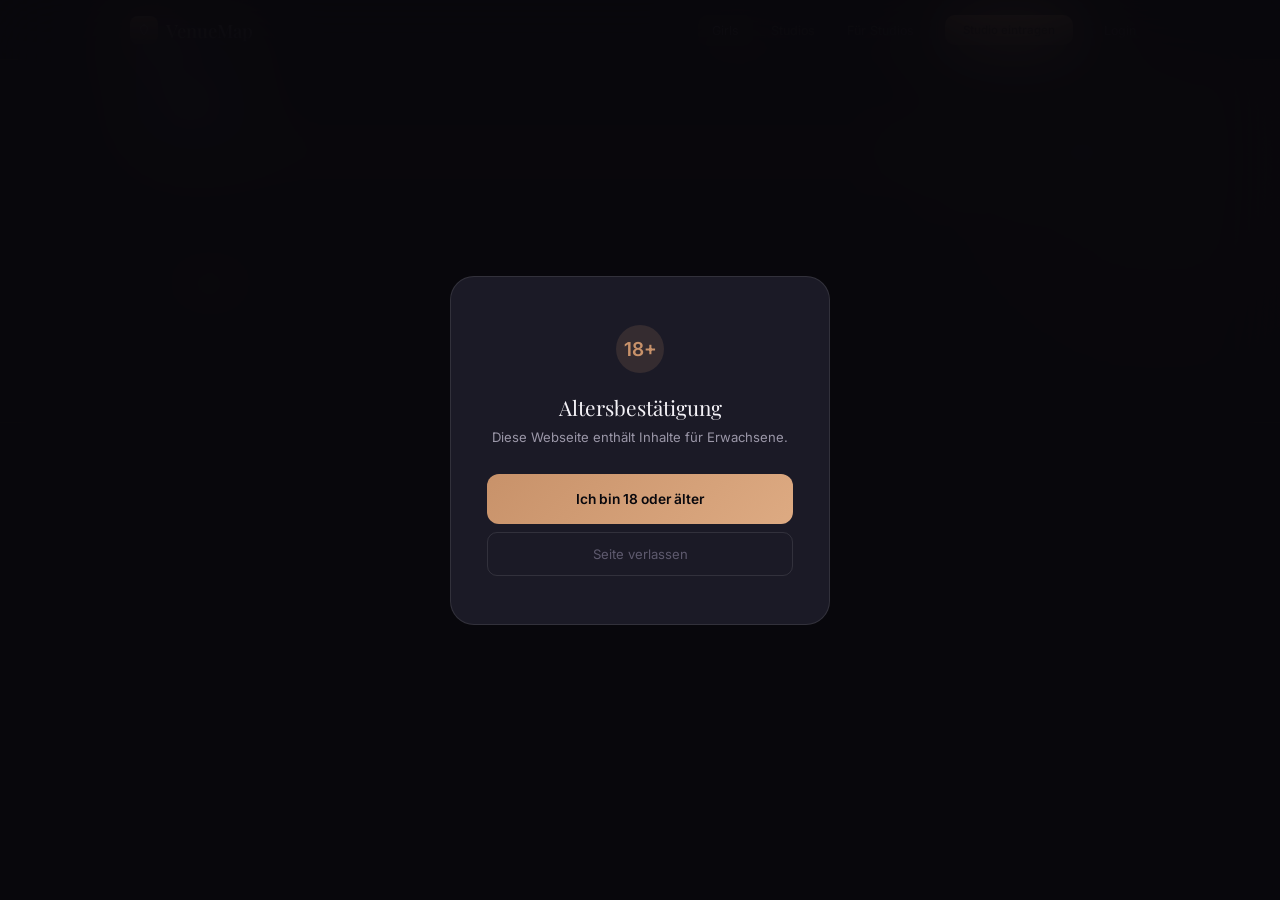
<file: public/alle-girls.html>
<!DOCTYPE html>
<html lang="de">
<head>
<meta charset="UTF-8"><meta name="viewport" content="width=device-width,initial-scale=1.0">
<title>Alle Girls – VenueMap.ch</title>
<meta name="description" content="Alle Girls auf VenueMap.ch – filtern nach Stadt, Verfügbarkeit und Tags.">
<meta name="robots" content="index, follow">
<meta name="theme-color" content="#09080D">
<link rel="canonical" href="https://venuemap.ch/alle-girls">
<meta property="og:title" content="Alle Girls – VenueMap.ch">
<link rel="preconnect" href="https://fonts.googleapis.com"><link rel="preconnect" href="https://fonts.gstatic.com" crossorigin>
<link href="https://fonts.googleapis.com/css2?family=Inter:wght@300;400;500;600&family=Playfair+Display:ital,wght@0,400;0,500;1,400&display=swap" rel="stylesheet">
<style>
:root{--bg:#09080D;--bg2:#0F0E16;--bg3:#161520;--sf:rgba(22,21,32,.7);--sf2:rgba(30,29,42,.9);--bdr:rgba(255,255,255,.06);--bdr2:rgba(255,255,255,.1);--tx:#F4F2F7;--tx2:#9B97A8;--tx3:#5E5A6E;--ac:#C8926A;--ac2:#DDAA82;--acl:rgba(200,146,106,.08);--ach:rgba(200,146,106,.15);--grn:#6BAD8E;--f:'Inter',system-ui,sans-serif;--fs:'Playfair Display',Georgia,serif;--r:14px;--rs:8px}
*,*::before,*::after{margin:0;padding:0;box-sizing:border-box}body{font-family:var(--f);background:var(--bg);color:var(--tx);-webkit-font-smoothing:antialiased;overflow-x:hidden}a{color:inherit;text-decoration:none}button{font-family:var(--f);cursor:pointer}.ctn{max-width:1100px;margin:0 auto;padding:0 20px}@media(min-width:768px){.ctn{padding:0 40px}}
.bg-mesh{position:fixed;inset:0;z-index:0;overflow:hidden}.bg-orb{position:absolute;border-radius:50%;filter:blur(120px);opacity:.08;animation:orbF 28s ease-in-out infinite}.o1{width:500px;height:500px;background:radial-gradient(circle,#C8926A,transparent 70%);top:-10%;right:-10%}.o2{width:350px;height:350px;background:radial-gradient(circle,#6B5EC8,transparent 70%);bottom:-10%;left:-5%;animation-delay:-10s}@keyframes orbF{0%,100%{transform:translate(0,0)}50%{transform:translate(-20px,30px)}}
.bg-grain{position:fixed;inset:0;z-index:1;pointer-events:none;opacity:.022;background-image:url("data:image/svg+xml,%3Csvg viewBox='0 0 256 256' xmlns='http://www.w3.org/2000/svg'%3E%3Cfilter id='n'%3E%3CfeTurbulence type='fractalNoise' baseFrequency='0.85' numOctaves='4' stitchTiles='stitch'/%3E%3C/filter%3E%3Crect width='100%25' height='100%25' filter='url(%23n)'/%3E%3C/svg%3E");background-size:200px}
.pg{position:relative;z-index:2}@media(max-width:767px){.pg{padding-bottom:62px}}
.glass{background:var(--sf);backdrop-filter:blur(16px);border:1px solid var(--bdr);border-radius:var(--r)}.glass:hover{border-color:var(--bdr2)}
.rv{opacity:0;transform:translateY(24px);transition:opacity .9s ease,transform .9s ease}.rv.v{opacity:1;transform:none}.d1{transition-delay:.1s}.d2{transition-delay:.2s}
header{position:fixed;top:0;left:0;right:0;z-index:100;height:60px}.hd-bg{position:absolute;inset:0;background:rgba(9,8,13,.5);backdrop-filter:blur(30px)saturate(1.4);border-bottom:1px solid var(--bdr)}.hdi{max-width:1100px;margin:0 auto;padding:0 20px;height:100%;display:flex;align-items:center;justify-content:space-between;position:relative;z-index:1}@media(min-width:768px){.hdi{padding:0 40px}}.logo{font-family:var(--fs);font-size:1.15rem;font-weight:500;display:flex;align-items:center;gap:8px}.logo-m{width:28px;height:28px;border-radius:8px;background:linear-gradient(135deg,var(--ac),#A07050);display:flex;align-items:center;justify-content:center}.logo-m svg{width:12px;height:12px;stroke:#fff;fill:none;stroke-width:2}
.dk{display:none;align-items:center;gap:4px}@media(min-width:768px){.dk{display:flex}}.nk{font-size:.78rem;padding:8px 14px;border-radius:10px;color:var(--tx2);transition:all .2s;font-weight:400}.nk:hover,.nk.a{color:var(--tx);background:rgba(255,255,255,.04)}.sep{width:1px;height:16px;background:var(--bdr);margin:0 4px}.hcta{font-size:.72rem;font-weight:600;padding:8px 18px;border-radius:10px;background:linear-gradient(135deg,var(--ac),var(--ac2));color:var(--bg);transition:all .2s;white-space:nowrap}.hcta:hover{transform:translateY(-1px);box-shadow:0 4px 16px rgba(200,146,106,.3)}
.burg{display:flex;flex-direction:column;gap:4px;background:none;border:none;padding:8px}@media(min-width:768px){.burg{display:none}}.burg span{width:18px;height:1.5px;background:var(--tx2);border-radius:1px;transition:all .2s}
.mobnav{position:fixed;inset:0;z-index:200;background:rgba(9,8,13,.97);display:flex;flex-direction:column;align-items:center;justify-content:center;gap:20px;opacity:0;pointer-events:none;transition:opacity .3s}.mobnav.open{opacity:1;pointer-events:auto}.mobnav a{font-size:1.1rem;color:var(--tx);font-weight:400;padding:8px 20px}.mobnav .x{position:absolute;top:16px;right:16px;background:none;border:none;color:var(--tx2);font-size:1.2rem}
.bnav{position:fixed;bottom:0;left:0;right:0;z-index:100;background:rgba(9,8,13,.85);backdrop-filter:blur(20px)saturate(1.5);border-top:1px solid var(--bdr);padding:6px 0;display:block}@media(min-width:768px){.bnav{display:none}}.bnav-i{display:flex;justify-content:space-around;max-width:400px;margin:0 auto}.bna{display:flex;flex-direction:column;align-items:center;gap:2px;font-size:.56rem;color:var(--tx3);padding:4px 8px;transition:color .2s}.bna.a{color:var(--ac)}.bna svg{width:18px;height:18px;stroke:currentColor;fill:none;stroke-width:1.5}

/* Filters */
.filters{padding:80px 0 20px}
.filters-bar{display:flex;gap:8px;flex-wrap:wrap;align-items:center}
.fi{height:36px;padding:0 14px;background:rgba(255,255,255,.03);border:1px solid var(--bdr);border-radius:10px;font-family:var(--f);font-size:.76rem;color:var(--tx);outline:none;appearance:none;cursor:pointer;transition:border-color .2s}
.fi:focus{border-color:rgba(200,146,106,.3)}
.fi-search{flex:1;min-width:140px;padding-left:32px;background-image:url("data:image/svg+xml,%3Csvg viewBox='0 0 24 24' fill='none' stroke='%235E5A6E' stroke-width='2' xmlns='http://www.w3.org/2000/svg'%3E%3Ccircle cx='11' cy='11' r='8'/%3E%3Cpath d='m21 21-4.35-4.35'/%3E%3C/svg%3E");background-repeat:no-repeat;background-position:10px center;background-size:14px}
.fi-tag{height:32px;padding:0 12px;border-radius:8px;font-size:.68rem;font-weight:500;border:1px solid var(--bdr);background:rgba(255,255,255,.02);color:var(--tx3);cursor:pointer;transition:all .15s}
.fi-tag:hover{border-color:var(--ac);color:var(--ac)}
.fi-tag.on{background:var(--acl);border-color:rgba(200,146,106,.25);color:var(--ac)}
.fi-count{font-size:.72rem;color:var(--tx3);margin-left:auto}
.fi-today{height:32px;padding:0 12px;border-radius:8px;font-size:.68rem;font-weight:600;border:1px solid rgba(107,173,142,.2);background:rgba(107,173,142,.08);color:var(--grn);cursor:pointer;display:flex;align-items:center;gap:5px}.fi-today.on{background:rgba(107,173,142,.15);border-color:var(--grn)}
.fi-today-dot{width:5px;height:5px;border-radius:50%;background:var(--grn);box-shadow:0 0 4px var(--grn)}

/* Grid */
.grid{padding:10px 0 60px}
.gg{display:grid;grid-template-columns:repeat(auto-fill,minmax(155px,1fr));gap:10px}
.gc{overflow:hidden;cursor:pointer;display:block;position:relative;transition:all .2s}.gc:hover{border-color:rgba(200,146,106,.15);transform:translateY(-2px);box-shadow:0 12px 40px rgba(0,0,0,.25)}
.gc-img{width:100%;aspect-ratio:3/4;object-fit:cover;object-position:center top;background:var(--bg3);display:block}
.gc-b{padding:12px 14px}
.gc-n{font-size:.86rem;font-weight:500;margin-bottom:2px;white-space:nowrap;overflow:hidden;text-overflow:ellipsis}
.gc-meta{font-size:.64rem;color:var(--tx3)}
.gc-avail{font-size:.56rem;font-weight:600;padding:2px 7px;border-radius:4px;display:inline-flex;align-items:center;gap:3px;margin-top:5px;background:rgba(107,173,142,.1);color:var(--grn);border:1px solid rgba(107,173,142,.15)}
.gc-avail-dot{width:4px;height:4px;border-radius:50%;background:var(--grn);box-shadow:0 0 4px var(--grn)}
.gc-tags{display:flex;flex-wrap:wrap;gap:3px;margin-top:5px}.gc-tag{font-size:.5rem;padding:2px 6px;border-radius:4px;background:var(--acl);color:var(--ac);border:1px solid rgba(200,146,106,.1)}
.gc-noimg{width:100%;aspect-ratio:3/4;background:var(--bg3);display:flex;align-items:center;justify-content:center}.gc-noimg svg{width:32px;height:32px;stroke:var(--tx3);fill:none;stroke-width:1;opacity:.2}
.empty{text-align:center;padding:60px 20px;color:var(--tx3);font-size:.86rem}
footer{padding:40px 0;border-top:1px solid var(--bdr)}.foot{display:flex;justify-content:space-between;align-items:center;flex-wrap:wrap;gap:12px}.foot-l{display:flex;gap:16px}.foot-l a{font-size:.72rem;color:var(--tx3)}.foot-18{font-size:.6rem;color:var(--tx3);opacity:.5}
</style>
</head>
<body>
<div id="ag" style="position:fixed;inset:0;z-index:9999;background:rgba(9,8,13,.92);backdrop-filter:blur(32px);display:flex;align-items:center;justify-content:center;padding:20px;transition:opacity .5s,visibility .5s"><div style="background:rgba(30,29,42,.9);border:1px solid rgba(255,255,255,.1);border-radius:24px;padding:48px 36px;max-width:380px;width:100%;text-align:center"><div style="width:48px;height:48px;border-radius:50%;background:rgba(200,146,106,.15);display:flex;align-items:center;justify-content:center;margin:0 auto 20px;font-size:1.2rem;font-weight:600;color:#C8926A">18+</div><h2 style="font-family:'Playfair Display',Georgia,serif;font-size:1.3rem;font-weight:400;margin-bottom:6px">Altersbestätigung</h2><p style="font-size:.82rem;color:#9B97A8;line-height:1.6;margin-bottom:26px">Diese Webseite enthält Inhalte für Erwachsene.</p><button onclick="localStorage.setItem('vm18','1');this.closest('#ag').style.opacity='0';this.closest('#ag').style.pointerEvents='none';document.body.style.overflow=''" style="width:100%;height:50px;border:none;border-radius:12px;background:linear-gradient(135deg,#C8926A,#DDAA82);color:#09080D;font-size:.86rem;font-weight:600;cursor:pointer;font-family:var(--f)">Ich bin 18 oder älter</button><button onclick="window.location='https://www.google.com'" style="width:100%;height:44px;border:1px solid rgba(255,255,255,.1);border-radius:10px;background:transparent;color:#5E5A6E;font-size:.82rem;cursor:pointer;margin-top:8px;font-family:var(--f)">Seite verlassen</button></div></div>
<script>if(localStorage.getItem('vm18')){document.getElementById('ag').style.display='none'}else{document.body.style.overflow='hidden'}</script>
<div class="bg-mesh"><div class="bg-orb o1"></div><div class="bg-orb o2"></div></div><div class="bg-grain"></div>
<div class="pg">
<header><div class="hd-bg"></div><div class="hdi"><a href="/" class="logo"><div class="logo-m"><svg viewBox="0 0 24 24" stroke-linecap="round" stroke-linejoin="round"><path d="M12 2C8.13 2 5 5.13 5 9c0 5.25 7 13 7 13s7-7.75 7-13c0-3.87-3.13-7-7-7Z"/></svg></div>VenueMap</a><nav class="dk"><a href="/alle-girls" class="nk a">Girls</a><a href="/alle-studios" class="nk">Studios</a><a href="/studios" class="nk">Für Studios</a><div class="sep"></div><a href="/register" class="hcta">Studio eintragen</a><div class="sep"></div><a href="/admin" class="nk" style="color:var(--tx2)">Login</a></nav><button class="burg" onclick="document.getElementById('mn').classList.add('open')"><span></span><span></span><span></span></button></div></header>
<div id="mn" class="mobnav"><button class="x" onclick="this.parentElement.classList.remove('open')">✕</button><a href="/alle-girls">Girls</a><a href="/alle-studios">Studios</a><a href="/studios">Für Studios</a><a href="/admin">Login</a></div>

<section class="filters"><div class="ctn">
  <h1 style="font-family:var(--fs);font-size:clamp(1.3rem,3vw,1.8rem);font-weight:400;margin-bottom:16px" class="rv">Alle Girls</h1>
  <div class="filters-bar rv d1">
    <input type="text" class="fi fi-search" id="fSearch" placeholder="Name suchen…" oninput="applyFilters()">
    <select class="fi" id="fCity" onchange="applyFilters()"><option value="">Alle Städte</option></select>
    <button class="fi-today" id="fToday" onclick="this.classList.toggle('on');applyFilters()"><span class="fi-today-dot"></span>Heute verfügbar</button>
    <span class="fi-count" id="fCount"></span>
  </div>
  <div style="display:flex;gap:5px;flex-wrap:wrap;margin-top:10px" id="tagFilters" class="rv d2"></div>
</div></section>

<section class="grid"><div class="ctn">
  <div class="gg" id="girlGrid"><div style="text-align:center;padding:40px;color:var(--tx3)">Lade Girls…</div></div>
</div></section>

<footer><div class="ctn foot"><div class="foot-l"><a href="#">Impressum</a><a href="#">Datenschutz</a><a href="#">Kontakt</a></div><span class="foot-18">18+ | VenueMap.ch</span></div></footer>
</div>
<nav class="bnav"><div class="bnav-i"><a href="/alle-girls" class="bna a"><svg viewBox="0 0 24 24"><path d="M20 21v-2a4 4 0 00-4-4H8a4 4 0 00-4 4v2"/><circle cx="12" cy="7" r="4"/></svg>Girls</a><a href="#" class="bna" onclick="document.getElementById('fSearch').focus();return false"><svg viewBox="0 0 24 24"><circle cx="11" cy="11" r="8"/><path d="m21 21-4.35-4.35"/></svg>Suche</a><a href="/alle-studios" class="bna"><svg viewBox="0 0 24 24"><rect x="3" y="3" width="7" height="7" rx="1"/><rect x="14" y="3" width="7" height="7" rx="1"/><rect x="3" y="14" width="7" height="7" rx="1"/><rect x="14" y="14" width="7" height="7" rx="1"/></svg>Studios</a><a href="/admin" class="bna"><svg viewBox="0 0 24 24"><path d="M12 22s8-4 8-10V5l-8-3-8 3v7c0 6 8 10 8 10z"/></svg>Login</a></div></nav>

<script>
const SB='https://undrlwlxcsrayldbxepd.supabase.co/rest/v1/';
const KEY='eyJhbGciOiJIUzI1NiIsInR5cCI6IkpXVCJ9.eyJpc3MiOiJzdXBhYmFzZSIsInJlZiI6InVuZHJsd2x4Y3NyYXlsZGJ4ZXBkIiwicm9sZSI6ImFub24iLCJpYXQiOjE3NzA5OTkyMDMsImV4cCI6MjA4NjU3NTIwM30.7-U3lFqu5jyrg-CeQwQyJrUmZflC3PqmhytSfRk7KbI';
const GST='https://undrlwlxcsrayldbxepd.supabase.co/storage/v1/object/public/girl-bilder/';
async function q(p){const r=await fetch(SB+p,{headers:{'apikey':KEY}});return r.json();}
const DM=['sonntag','montag','dienstag','mittwoch','donnerstag','freitag','samstag'];
const TK=DM[new Date().getDay()];

var allGirls=[],activeTags=new Set();

function girlCard(g,i){
  var sn=g.studios?g.studios.name:'';var cn=(g.studios&&g.studios.staedte)?g.studios.staedte.name:'';
  var isToday=g[TK];
  var imgH=g.bild_path?'<img class="gc-img" src="'+GST+g.bild_path+'" alt="'+g.name+'" loading="lazy">':'<div class="gc-noimg"><svg viewBox="0 0 24 24"><path d="M20 21v-2a4 4 0 00-4-4H8a4 4 0 00-4 4v2"/><circle cx="12" cy="7" r="4"/></svg></div>';
  var availH=isToday?'<div class="gc-avail"><span class="gc-avail-dot"></span>Heute da</div>':'';
  var tagsH='';if(g.girl_tag_zuordnung&&g.girl_tag_zuordnung.length){tagsH='<div class="gc-tags">';g.girl_tag_zuordnung.slice(0,3).forEach(function(t){if(t.girl_tags)tagsH+='<span class="gc-tag">'+t.girl_tags.name+'</span>';});tagsH+='</div>';}
  return '<a href="/girl.html?id='+g.id+'" class="glass gc rv d'+(i%5+1)+'">'+imgH+'<div class="gc-b"><div class="gc-n">'+g.name+'</div><div class="gc-meta">'+(cn||sn)+'</div>'+availH+tagsH+'</div></a>';
}

function applyFilters(){
  var search=document.getElementById('fSearch').value.toLowerCase();
  var city=document.getElementById('fCity').value;
  var todayOnly=document.getElementById('fToday').classList.contains('on');
  var filtered=allGirls.filter(function(g){
    if(search&&!g.name.toLowerCase().includes(search))return false;
    if(city){var cn=(g.studios&&g.studios.staedte)?g.studios.staedte.name:'';if(cn!==city)return false;}
    if(todayOnly&&!g[TK])return false;
    if(activeTags.size>0){var gTags=(g.girl_tag_zuordnung||[]).map(function(t){return t.girl_tags?t.girl_tags.name:'';});var match=false;activeTags.forEach(function(t){if(gTags.includes(t))match=true;});if(!match)return false;}
    return true;
  });
  // Sort: today available first, then with photo, then rest
  filtered.sort(function(a,b){
    var aT=a[TK]?1:0,bT=b[TK]?1:0;if(bT!==aT)return bT-aT;
    var aP=a.bild_path?1:0,bP=b.bild_path?1:0;return bP-aP;
  });
  document.getElementById('fCount').textContent=filtered.length+' Girls';
  document.getElementById('girlGrid').innerHTML=filtered.length?filtered.map((g,i)=>girlCard(g,i)).join(''):'<div class="empty">Keine Girls gefunden.</div>';
  document.querySelectorAll('.rv:not(.v)').forEach(function(el){new IntersectionObserver(function(e){if(e[0].isIntersecting)el.classList.add('v')},{threshold:.05}).observe(el);});
}

function toggleTagFilter(name,el){
  if(activeTags.has(name)){activeTags.delete(name);el.classList.remove('on');}
  else{activeTags.add(name);el.classList.add('on');}
  applyFilters();
}

async function init(){
  try{
    var [girls,tags]=await Promise.all([
      q('girls?is_active=eq.true&is_approved=eq.true&order=created_at.desc&select=*,studios(id,name,staedte(name)),girl_tag_zuordnung(girl_tags(name,gruppe))'),
      q('girl_tags?is_active=eq.true&order=sort_order')
    ]);
    allGirls=girls||[];
    // Populate city filter
    var cities=new Set();allGirls.forEach(function(g){var cn=(g.studios&&g.studios.staedte)?g.studios.staedte.name:'';if(cn)cities.add(cn);});
    var sel=document.getElementById('fCity');[...cities].sort().forEach(function(c){var o=document.createElement('option');o.value=c;o.textContent=c;sel.appendChild(o);});
    // Populate tag filters (Service + Highlight only)
    var tf=document.getElementById('tagFilters');
    (tags||[]).filter(function(t){return t.gruppe==='Service'||t.gruppe==='Highlight';}).forEach(function(t){
      tf.innerHTML+='<button class="fi-tag" onclick="toggleTagFilter(\''+t.name+'\',this)">'+t.name+'</button>';
    });
    applyFilters();
  }catch(e){document.getElementById('girlGrid').innerHTML='<div class="empty">Fehler: '+e.message+'</div>';}
}
init();
document.querySelectorAll('.rv').forEach(function(el){new IntersectionObserver(function(e){if(e[0].isIntersecting)el.classList.add('v')},{threshold:.08}).observe(el);});
</script>
</body>
</html>
</file>
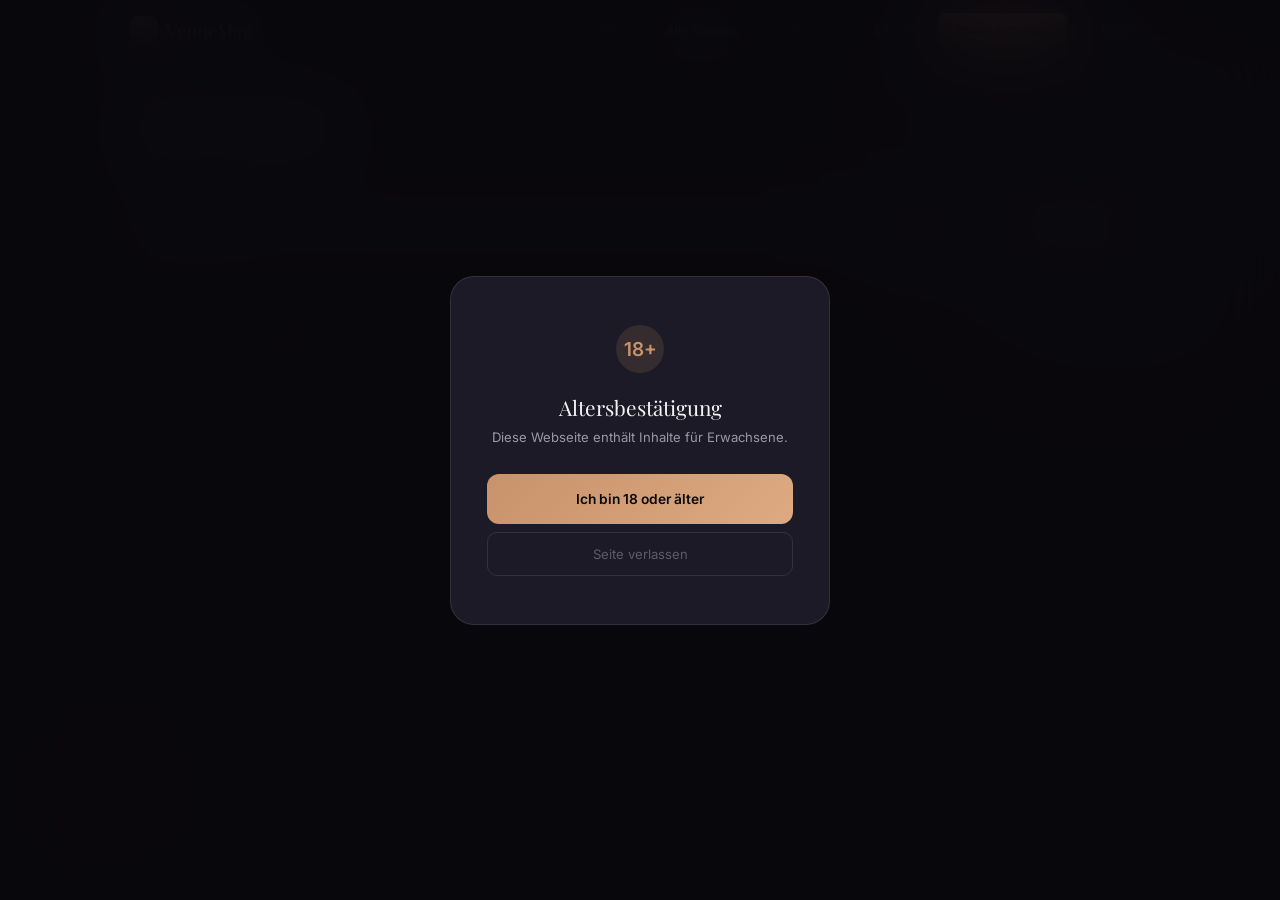
<file: public/alle-studios.html>
<!DOCTYPE html>
<html lang="de">
<head>
<meta charset="UTF-8"><meta name="viewport" content="width=device-width,initial-scale=1.0">
<title>Alle Studios – VenueMap.ch</title>
<meta name="description" content="Übersicht aller geprüften Studios in der Schweiz. Filtern nach Stadt, Kategorie und Kanton.">
<meta name="robots" content="index, follow">
<meta name="theme-color" content="#09080D">
<link rel="canonical" href="https://venuemap.ch/alle-studios">
<meta property="og:title" content="Alle Studios – VenueMap.ch">
<meta property="og:description" content="Übersicht aller geprüften Studios in der Schweiz.">
<meta property="og:url" content="https://venuemap.ch/alle-studios">
<link rel="preconnect" href="https://fonts.googleapis.com"><link rel="preconnect" href="https://fonts.gstatic.com" crossorigin>
<link href="https://fonts.googleapis.com/css2?family=Inter:wght@300;400;500;600&family=Playfair+Display:ital,wght@0,400;0,500;1,400&display=swap" rel="stylesheet">
<style>
:root{--bg:#09080D;--bg2:#0F0E16;--bg3:#161520;--sf:rgba(22,21,32,.7);--sf2:rgba(30,29,42,.9);--bdr:rgba(255,255,255,.06);--bdr2:rgba(255,255,255,.1);--tx:#F4F2F7;--tx2:#9B97A8;--tx3:#5E5A6E;--ac:#C8926A;--ac2:#DDAA82;--ac3:#E8BE9A;--acl:rgba(200,146,106,.08);--grn:#6BAD8E;--f:'Inter',system-ui,sans-serif;--fs:'Playfair Display',Georgia,serif;--r:14px}
*,*::before,*::after{margin:0;padding:0;box-sizing:border-box}html{scroll-behavior:smooth}body{font-family:var(--f);background:var(--bg);color:var(--tx);-webkit-font-smoothing:antialiased;overflow-x:hidden}a{color:inherit;text-decoration:none}button{font-family:var(--f);cursor:pointer}.ctn{max-width:1100px;margin:0 auto;padding:0 20px}@media(min-width:768px){.ctn{padding:0 40px}}
.bg-mesh{position:fixed;inset:0;z-index:0;overflow:hidden}.bg-orb{position:absolute;border-radius:50%;filter:blur(120px);opacity:.1;animation:orbF 28s ease-in-out infinite}.o1{width:600px;height:600px;background:radial-gradient(circle,#C8926A,transparent 70%);top:-15%;right:-10%}.o2{width:400px;height:400px;background:radial-gradient(circle,#6B5EC8,transparent 70%);bottom:-10%;left:-8%;animation-delay:-8s}@keyframes orbF{0%,100%{transform:translate(0,0)}25%{transform:translate(40px,-60px)}50%{transform:translate(-30px,40px)}75%{transform:translate(20px,50px)}}
.bg-grain{position:fixed;inset:0;z-index:1;pointer-events:none;opacity:.022;background-image:url("data:image/svg+xml,%3Csvg viewBox='0 0 256 256' xmlns='http://www.w3.org/2000/svg'%3E%3Cfilter id='n'%3E%3CfeTurbulence type='fractalNoise' baseFrequency='0.85' numOctaves='4' stitchTiles='stitch'/%3E%3C/filter%3E%3Crect width='100%25' height='100%25' filter='url(%23n)'/%3E%3C/svg%3E");background-size:200px}
.bg-grid{position:fixed;inset:0;z-index:1;pointer-events:none;opacity:.02;background-image:linear-gradient(rgba(255,255,255,.07) 1px,transparent 1px),linear-gradient(90deg,rgba(255,255,255,.07) 1px,transparent 1px);background-size:80px 80px}
.pg{position:relative;z-index:2}@media(max-width:767px){.pg{padding-bottom:62px}}
.glass{background:var(--sf);backdrop-filter:blur(16px);border:1px solid var(--bdr);border-radius:var(--r);transition:all .4s cubic-bezier(.16,1,.3,1)}.glass:hover{border-color:var(--bdr2)}
.rv{opacity:0;transform:translateY(24px);transition:opacity .9s cubic-bezier(.16,1,.3,1),transform .9s cubic-bezier(.16,1,.3,1)}.rv.v{opacity:1;transform:none}.d1{transition-delay:.08s}.d2{transition-delay:.16s}.d3{transition-delay:.24s}
header{position:fixed;top:0;left:0;right:0;z-index:100;height:60px}.hd-bg{position:absolute;inset:0;background:rgba(9,8,13,.5);backdrop-filter:blur(30px)saturate(1.4);border-bottom:1px solid var(--bdr)}.hdi{max-width:1100px;margin:0 auto;padding:0 20px;height:100%;display:flex;align-items:center;justify-content:space-between;position:relative;z-index:1}@media(min-width:768px){.hdi{padding:0 40px}}.logo{font-family:var(--fs);font-size:1.15rem;font-weight:500;display:flex;align-items:center;gap:8px}.logo-m{width:28px;height:28px;border-radius:8px;background:linear-gradient(135deg,var(--ac),#A07050);display:flex;align-items:center;justify-content:center}.logo-m svg{width:12px;height:12px;stroke:#fff;fill:none;stroke-width:2}nav.dk{display:none;align-items:center;gap:2px}@media(min-width:768px){nav.dk{display:flex}}.nk{font-size:.8rem;color:var(--tx3);padding:7px 14px;border-radius:8px;transition:color .2s}.nk:hover{color:var(--tx2)}.nk.a{color:var(--tx)}.sep{width:1px;height:14px;background:var(--bdr);margin:0 8px}.lng{font-size:.68rem;color:var(--tx3);font-weight:500;letter-spacing:.06em}.lng b{color:var(--tx2)}.hcta{height:34px;padding:0 18px;background:linear-gradient(135deg,var(--ac),var(--ac2));color:var(--bg);font-size:.74rem;font-weight:600;border:none;border-radius:8px;display:none;align-items:center;transition:all .2s;box-shadow:0 2px 12px rgba(200,146,106,.2)}@media(min-width:768px){.hcta{display:inline-flex}}.burg{display:flex;flex-direction:column;gap:4.5px;background:none;border:none;padding:8px}.burg span{width:18px;height:1.5px;background:var(--tx3);border-radius:2px}@media(min-width:768px){.burg{display:none}}.mobnav{display:none;position:fixed;inset:0;z-index:99;background:rgba(9,8,13,.97);backdrop-filter:blur(24px);flex-direction:column;align-items:center;justify-content:center;gap:36px}.mobnav.open{display:flex}.mobnav a{font-size:1.2rem;color:var(--tx2);font-weight:300}.mobnav .x{position:absolute;top:18px;right:20px;background:none;border:none;font-size:1.2rem;color:var(--tx3)}
.bnav{display:none;position:fixed;bottom:0;left:0;right:0;z-index:100;background:rgba(9,8,13,.88);backdrop-filter:blur(24px);border-top:1px solid var(--bdr);padding:5px 0 env(safe-area-inset-bottom,5px)}@media(max-width:767px){.bnav{display:flex}}.bnav-i{display:flex;justify-content:space-around;max-width:340px;margin:0 auto;width:100%}.bna{display:flex;flex-direction:column;align-items:center;gap:2px;padding:6px 10px;color:var(--tx3);font-size:.52rem;font-weight:500;text-decoration:none}.bna.a{color:var(--ac)}.bna svg{width:18px;height:18px;stroke:currentColor;fill:none;stroke-width:1.5}
.page-hero{padding:80px 0 24px}@media(min-width:768px){.page-hero{padding:96px 0 32px}}
.page-hero h1{font-family:var(--fs);font-size:clamp(1.8rem,4vw,2.6rem);font-weight:400;letter-spacing:-.02em;margin-bottom:4px}
.page-hero p{font-size:.88rem;color:var(--tx2);font-weight:300}
.filters{display:flex;gap:8px;flex-wrap:wrap;margin-bottom:24px}
.filters input,.filters select{height:42px;padding:0 14px;background:rgba(255,255,255,.04);border:1px solid var(--bdr);border-radius:10px;font-family:var(--f);font-size:.82rem;color:var(--tx);outline:none;transition:border-color .2s}.filters input:focus,.filters select:focus{border-color:rgba(200,146,106,.4)}.filters input::placeholder{color:var(--tx3)}.filters input{flex:1;min-width:180px}.filters select{min-width:140px;appearance:none;background-image:url("data:image/svg+xml,%3Csvg width='12' height='8' viewBox='0 0 12 8' fill='none' xmlns='http://www.w3.org/2000/svg'%3E%3Cpath d='M1 1.5L6 6.5L11 1.5' stroke='%235E5A6E' stroke-width='1.5' stroke-linecap='round'/%3E%3C/svg%3E");background-repeat:no-repeat;background-position:right 12px center;padding-right:32px}.filters select option{background:#161520;color:#F4F2F7}
.count{font-size:.76rem;color:var(--tx3);margin-bottom:16px}
.studio-g{display:grid;gap:14px;padding-bottom:80px;grid-template-columns:1fr}@media(min-width:600px){.studio-g{grid-template-columns:repeat(2,1fr)}}@media(min-width:900px){.studio-g{grid-template-columns:repeat(3,1fr)}}
.sc{overflow:hidden;cursor:pointer;display:block;position:relative}.sc:hover{border-color:rgba(200,146,106,.15);box-shadow:0 12px 40px rgba(0,0,0,.25)}.sc-img{height:200px;background:var(--bg3);position:relative;display:flex;align-items:center;justify-content:center}.sc-img::before{content:'';position:absolute;inset:0;background:linear-gradient(180deg,transparent 40%,rgba(9,8,13,.7));z-index:1}.sc-img svg{width:28px;height:28px;stroke:var(--tx3);fill:none;stroke-width:1;opacity:.2}.sc-cat{position:absolute;top:12px;left:12px;font-size:.58rem;font-weight:600;padding:4px 10px;border-radius:6px;background:rgba(9,8,13,.6);backdrop-filter:blur(8px);color:var(--tx2);letter-spacing:.04em;text-transform:uppercase;z-index:2;border:1px solid var(--bdr)}.sc-b{padding:18px 20px}.sc-n{font-family:var(--fs);font-size:1.05rem;font-weight:400;margin-bottom:5px;display:flex;align-items:center;gap:8px}.sc-v{display:inline-flex;align-items:center;gap:3px;font-size:.56rem;font-weight:600;color:var(--grn);background:rgba(107,173,142,.08);padding:2px 7px;border-radius:4px;border:1px solid rgba(107,173,142,.15)}.sc-v svg{width:8px;height:8px;stroke:var(--grn);fill:none;stroke-width:2.5}.sc-loc{font-size:.74rem;color:var(--tx3);display:flex;align-items:center;gap:4px}.sc-loc svg{width:10px;height:10px;stroke:var(--tx3);fill:none;stroke-width:2}
.empty{text-align:center;padding:60px 20px;color:var(--tx3);font-size:.88rem}
footer{border-top:1px solid var(--bdr);padding:28px 0}.foot{display:flex;flex-direction:column;gap:12px;align-items:center;text-align:center}@media(min-width:768px){.foot{flex-direction:row;justify-content:space-between}}.foot-l{display:flex;gap:18px;font-size:.74rem;color:var(--tx3)}.foot-l a:hover{color:var(--tx2)}.foot-18{font-size:.62rem;color:var(--tx3);opacity:.35}
</style>
</head>
<body>
<div id="ag" style="position:fixed;inset:0;z-index:9999;background:rgba(9,8,13,.92);backdrop-filter:blur(32px);display:flex;align-items:center;justify-content:center;padding:20px;transition:opacity .5s,visibility .5s"><div style="background:rgba(30,29,42,.9);border:1px solid rgba(255,255,255,.1);border-radius:24px;padding:48px 36px;max-width:380px;width:100%;text-align:center"><div style="width:48px;height:48px;border-radius:50%;background:rgba(200,146,106,.15);display:flex;align-items:center;justify-content:center;margin:0 auto 20px;font-size:1.2rem;font-weight:600;color:#C8926A">18+</div><h2 style="font-family:'Playfair Display',Georgia,serif;font-size:1.3rem;font-weight:400;margin-bottom:6px">Altersbestätigung</h2><p style="font-size:.82rem;color:#9B97A8;line-height:1.6;margin-bottom:26px">Diese Webseite enthält Inhalte für Erwachsene.</p><button onclick="localStorage.setItem('vm18','1');this.closest('#ag').style.opacity='0';this.closest('#ag').style.pointerEvents='none';document.body.style.overflow=''" style="width:100%;height:50px;border:none;border-radius:12px;background:linear-gradient(135deg,#C8926A,#DDAA82);color:#09080D;font-size:.86rem;font-weight:600;cursor:pointer;font-family:var(--f)">Ich bin 18 oder älter</button><button onclick="window.location='https://www.google.com'" style="width:100%;height:44px;border:1px solid rgba(255,255,255,.1);border-radius:10px;background:transparent;color:#5E5A6E;font-size:.82rem;cursor:pointer;margin-top:8px;font-family:var(--f)">Seite verlassen</button></div></div>
<script>if(localStorage.getItem('vm18')){document.getElementById('ag').style.display='none'}else{document.body.style.overflow='hidden'}</script>
<div class="bg-mesh"><div class="bg-orb o1"></div><div class="bg-orb o2"></div></div><div class="bg-grain"></div><div class="bg-grid"></div>
<div class="pg">
<header><div class="hd-bg"></div><div class="hdi"><a href="/" class="logo"><div class="logo-m"><svg viewBox="0 0 24 24" stroke-linecap="round" stroke-linejoin="round"><path d="M12 2C8.13 2 5 5.13 5 9c0 5.25 7 13 7 13s7-7.75 7-13c0-3.87-3.13-7-7-7Z"/></svg></div>VenueMap</a><nav class="dk"><a href="/" class="nk">Städte</a><a href="/alle-studios" class="nk a">Alle Studios</a><a href="/studios" class="nk">Für Studios</a><div class="sep"></div><span class="lng"><b>DE</b> / FR</span><div class="sep"></div><a href="/register" class="hcta">Studio eintragen</a><div class="sep"></div><a href="/admin" class="nk" style="color:var(--tx2)">Login</a></nav><button class="burg" onclick="document.getElementById('mn').classList.add('open')"><span></span><span></span><span></span></button></div></header>
<div id="mn" class="mobnav"><button class="x" onclick="this.parentElement.classList.remove('open')">✕</button><a href="/alle-girls">Girls</a><a href="/alle-studios">Studios</a><a href="/studios">Für Studios</a></div>

<section class="page-hero"><div class="ctn">
  <h1 class="rv">Alle Studios</h1>
  <p class="rv d1" id="subtitle">Lade…</p>
</div></section>

<section><div class="ctn">
  <div class="filters rv d2">
    <input type="text" id="fSearch" placeholder="Studio suchen…" oninput="applyFilters()">
    <select id="fCity" onchange="applyFilters()"><option value="">Alle Städte</option></select>
    <select id="fKat" onchange="applyFilters()"><option value="">Alle Kategorien</option></select>
  </div>
  <div class="count rv d2" id="countText"></div>
  <div class="studio-g" id="studioGrid"><div class="empty">Lade Studios…</div></div>
</div></section>

<footer><div class="ctn foot"><div class="foot-l"><a href="#">Impressum</a><a href="#">Datenschutz</a><a href="#">Kontakt</a></div><span class="foot-18">Nur für Personen ab 18 Jahren.</span></div></footer>
</div>
<nav class="bnav"><div class="bnav-i"><a href="/" class="bna"><svg viewBox="0 0 24 24"><polygon points="1 6 1 22 8 18 16 22 23 18 23 2 16 6 8 2 1 6"/></svg>Städte</a><a href="#" class="bna"><svg viewBox="0 0 24 24"><circle cx="11" cy="11" r="8"/><path d="m21 21-4.35-4.35"/></svg>Suche</a><a href="/alle-studios" class="bna a"><svg viewBox="0 0 24 24"><rect x="3" y="3" width="7" height="7" rx="1"/><rect x="14" y="3" width="7" height="7" rx="1"/><rect x="3" y="14" width="7" height="7" rx="1"/><rect x="14" y="14" width="7" height="7" rx="1"/></svg>Studios</a><a href="/admin" class="bna"><svg viewBox="0 0 24 24"><path d="M20 21v-2a4 4 0 00-4-4H8a4 4 0 00-4 4v2"/><circle cx="12" cy="7" r="4"/></svg>Login</a></div></nav>

<script>
const SB='https://undrlwlxcsrayldbxepd.supabase.co/rest/v1/';
const KEY='eyJhbGciOiJIUzI1NiIsInR5cCI6IkpXVCJ9.eyJpc3MiOiJzdXBhYmFzZSIsInJlZiI6InVuZHJsd2x4Y3NyYXlsZGJ4ZXBkIiwicm9sZSI6ImFub24iLCJpYXQiOjE3NzA5OTkyMDMsImV4cCI6MjA4NjU3NTIwM30.7-U3lFqu5jyrg-CeQwQyJrUmZflC3PqmhytSfRk7KbI';
async function q(path){const r=await fetch(SB+path,{headers:{'apikey':KEY}});return r.json();}

const SB_STORAGE='https://undrlwlxcsrayldbxepd.supabase.co/storage/v1/object/public/studio-bilder/';
const GIRL_STORAGE='https://undrlwlxcsrayldbxepd.supabase.co/storage/v1/object/public/girl-bilder/';
const imgSvg='<svg viewBox="0 0 24 24"><rect x="3" y="3" width="18" height="18" rx="2"/><circle cx="8.5" cy="8.5" r="1.5"/><path d="m21 15-5-5L5 21"/></svg>';
const pinSvg='<svg viewBox="0 0 24 24"><path d="M12 2C8.13 2 5 5.13 5 9c0 5.25 7 13 7 13s7-7.75 7-13c0-3.87-3.13-7-7-7Z"/></svg>';
const checkSvg='<svg viewBox="0 0 24 24"><path d="M20 6L9 17l-5-5"/></svg>';
const DAYS_MAP=['sonntag','montag','dienstag','mittwoch','donnerstag','freitag','samstag'];
const TODAY_KEY=DAYS_MAP[new Date().getDay()];
function getAG(s){return(s.girls||[]).filter(function(g){return g.is_active&&g.is_approved;});}

let allStudios=[], allCities=[], allKats=[];

function renderCard(s, i){
  const kat=s.kategorien?s.kategorien.name:'';const city=s.staedte?s.staedte.name:'';
  const verified=s.is_verified?'<span class="sc-v">'+checkSvg+'Geprüft</span>':'';
  var imgHtml=imgSvg;var ag=getAG(s);var gp=ag.filter(function(g){return g.bild_path;});
  if(gp.length>0)imgHtml='<img src="'+GIRL_STORAGE+gp[0].bild_path+'" alt="" loading="lazy" style="position:absolute;inset:0;width:100%;height:100%;object-fit:cover;object-position:center top">';
  else if(s.studio_bilder&&s.studio_bilder.length>0){var b=s.studio_bilder[0];var u=b.url&&b.url.startsWith('http')?b.url:(b.storage_path?SB_STORAGE+b.storage_path:'');if(u)imgHtml='<img src="'+u+'" alt="" loading="lazy" style="position:absolute;inset:0;width:100%;height:100%;object-fit:cover">';}
  var tg=ag.filter(function(g){return g[TODAY_KEY];});var tb=tg.length?'<span style="position:absolute;bottom:12px;right:12px;font-size:.6rem;font-weight:600;padding:3px 9px;border-radius:5px;background:rgba(107,173,142,.15);color:#6BAD8E;z-index:2;border:1px solid rgba(107,173,142,.2)">Heute '+tg.length+'</span>':'';
  var avH='';if(ag.length){avH='<div style="display:flex;align-items:center;margin-top:8px">';var mx=Math.min(ag.length,3);for(var gi=0;gi<mx;gi++){var g=ag[gi];avH+=g.bild_path?'<img src="'+GIRL_STORAGE+g.bild_path+'" style="width:24px;height:24px;border-radius:50%;object-fit:cover;object-position:center top;border:2px solid var(--bg3);margin-left:'+(gi?'-4px':'0')+'" loading="lazy">':'<div style="width:24px;height:24px;border-radius:50%;background:rgba(255,255,255,.06);border:2px solid var(--bg3);margin-left:'+(gi?'-4px':'0')+';display:flex;align-items:center;justify-content:center;font-size:.4rem;color:var(--tx3)">'+g.name.charAt(0)+'</div>';}avH+='<span style="font-size:.6rem;color:var(--tx3);margin-left:6px">'+ag.length+' Girls</span></div>';}
  return '<a href="/detail.html?id='+s.id+'" class="glass sc rv d'+(i%4+1)+'"><div class="sc-img">'+imgHtml+'<span class="sc-cat">'+kat+'</span>'+tb+'</div><div class="sc-b"><div class="sc-n">'+s.name+' '+verified+'</div><div class="sc-loc">'+pinSvg+city+'</div>'+avH+'</div></a>';
}

function applyFilters(){
  const search = (document.getElementById('fSearch').value||'').toLowerCase();
  const cityId = document.getElementById('fCity').value;
  const katId = document.getElementById('fKat').value;

  let filtered = allStudios;
  if(search) filtered = filtered.filter(s => s.name.toLowerCase().includes(search) || (s.staedte && s.staedte.name.toLowerCase().includes(search)));
  if(cityId) filtered = filtered.filter(s => s.stadt_id === cityId);
  if(katId) filtered = filtered.filter(s => s.kategorie_id === katId);

  document.getElementById('countText').textContent = filtered.length + ' Studios gefunden';
  document.getElementById('studioGrid').innerHTML = filtered.length
    ? filtered.map((s,i) => renderCard(s,i)).join('')
    : '<div class="empty">Keine Studios gefunden.</div>';

  document.querySelectorAll('.rv:not(.v)').forEach(function(el){
    new IntersectionObserver(function(e){if(e[0].isIntersecting)el.classList.add('v')},{threshold:.08,rootMargin:'0px 0px -40px 0px'}).observe(el);
  });
}

async function init(){
  try{
    const [studios, cities, kats] = await Promise.all([
      q('studios?status=eq.approved&order=is_pro.desc,sort_order,created_at.desc&select=*,kategorien(name),staedte(name),studio_bilder(url,storage_path),girls(id,name,bild_path,montag,dienstag,mittwoch,donnerstag,freitag,samstag,sonntag,is_active,is_approved)'),
      q('staedte?is_active=eq.true&order=name'),
      q('kategorien?order=sort_order')
    ]);

    allStudios = studios;
    allCities = cities;
    allKats = kats;

    document.getElementById('subtitle').textContent = studios.length + ' geprüfte Studios in der ganzen Schweiz';

    // Populate filters
    const citySelect = document.getElementById('fCity');
    cities.forEach(c => { const o=document.createElement('option'); o.value=c.id; o.textContent=c.name; citySelect.appendChild(o); });

    const katSelect = document.getElementById('fKat');
    kats.forEach(k => { const o=document.createElement('option'); o.value=k.id; o.textContent=k.name; katSelect.appendChild(o); });

    applyFilters();
  } catch(e){ console.error(e); }
}

document.querySelectorAll('.rv').forEach(function(el){new IntersectionObserver(function(e){if(e[0].isIntersecting)el.classList.add('v')},{threshold:.08,rootMargin:'0px 0px -40px 0px'}).observe(el)});
window.addEventListener('scroll',function(){var s=window.scrollY;document.querySelectorAll('.bg-orb').forEach(function(o,i){o.style.transform='translateY('+s*(.02+i*.008)+'px)'})},{passive:true});
init();
</script>
</body>
</html>
</file>
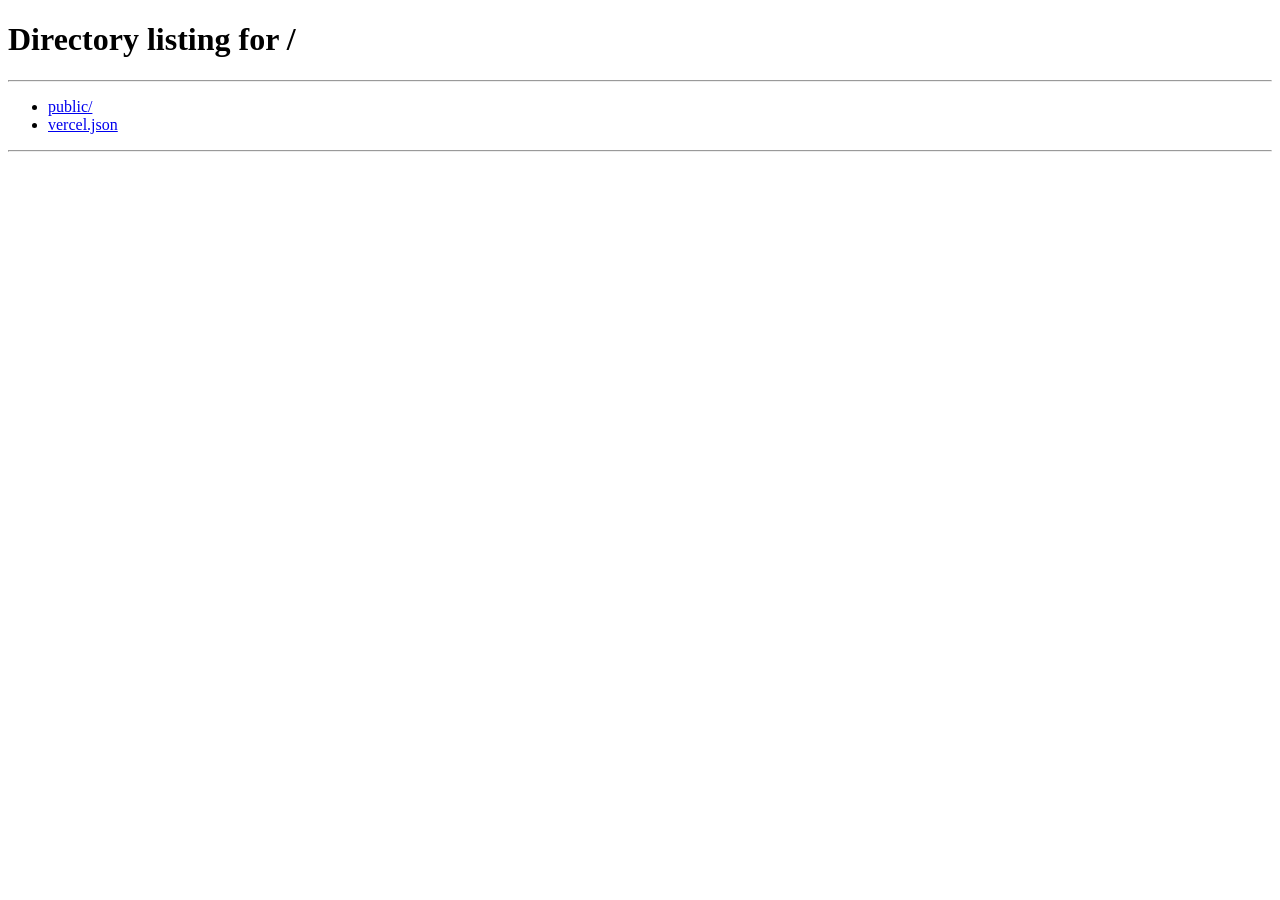
<file: public/detail.html>
<!DOCTYPE html>
<html lang="de">
<head>
<meta charset="UTF-8"><meta name="viewport" content="width=device-width,initial-scale=1.0">
<title>Studio – VenueMap.ch</title>
<meta name="description" content="Studio-Profil auf VenueMap.ch – Bilder, Öffnungszeiten, Tagesbesetzung und Kontakt.">
<meta name="robots" content="index, follow">
<meta name="theme-color" content="#09080D">
<meta property="og:type" content="business.business">
<meta property="og:site_name" content="VenueMap.ch">
<link rel="preconnect" href="https://fonts.googleapis.com"><link rel="preconnect" href="https://fonts.gstatic.com" crossorigin>
<link href="https://fonts.googleapis.com/css2?family=Inter:wght@300;400;500;600&family=Playfair+Display:ital,wght@0,400;0,500;1,400&display=swap" rel="stylesheet">
<style>
:root{--bg:#09080D;--bg2:#0F0E16;--bg3:#161520;--sf:rgba(22,21,32,.7);--sf2:rgba(30,29,42,.9);--bdr:rgba(255,255,255,.06);--bdr2:rgba(255,255,255,.1);--tx:#F4F2F7;--tx2:#9B97A8;--tx3:#5E5A6E;--ac:#C8926A;--ac2:#DDAA82;--ac3:#E8BE9A;--acl:rgba(200,146,106,.08);--ach:rgba(200,146,106,.15);--grn:#6BAD8E;--f:'Inter',system-ui,sans-serif;--fs:'Playfair Display',Georgia,serif;--r:14px;--rs:8px}
*,*::before,*::after{margin:0;padding:0;box-sizing:border-box}body{font-family:var(--f);background:var(--bg);color:var(--tx);-webkit-font-smoothing:antialiased;overflow-x:hidden}a{color:inherit;text-decoration:none}button{font-family:var(--f);cursor:pointer}.ctn{max-width:1100px;margin:0 auto;padding:0 20px}@media(min-width:768px){.ctn{padding:0 40px}}
.bg-mesh{position:fixed;inset:0;z-index:0;overflow:hidden}.bg-orb{position:absolute;border-radius:50%;filter:blur(120px);opacity:.1;animation:orbF 28s ease-in-out infinite}.o1{width:600px;height:600px;background:radial-gradient(circle,#C8926A,transparent 70%);top:-15%;right:-10%}.o2{width:400px;height:400px;background:radial-gradient(circle,#6B5EC8,transparent 70%);bottom:-10%;left:-8%;animation-delay:-8s}@keyframes orbF{0%,100%{transform:translate(0,0)}50%{transform:translate(-30px,40px)}}
.bg-grain{position:fixed;inset:0;z-index:1;pointer-events:none;opacity:.022;background-image:url("data:image/svg+xml,%3Csvg viewBox='0 0 256 256' xmlns='http://www.w3.org/2000/svg'%3E%3Cfilter id='n'%3E%3CfeTurbulence type='fractalNoise' baseFrequency='0.85' numOctaves='4' stitchTiles='stitch'/%3E%3C/filter%3E%3Crect width='100%25' height='100%25' filter='url(%23n)'/%3E%3C/svg%3E");background-size:200px}
.pg{position:relative;z-index:2}@media(max-width:767px){.pg{padding-bottom:62px}}
.glass{background:var(--sf);backdrop-filter:blur(16px);border:1px solid var(--bdr);border-radius:var(--r)}.glass:hover{border-color:var(--bdr2)}
.rv{opacity:0;transform:translateY(24px);transition:opacity .9s ease,transform .9s ease}.rv.v{opacity:1;transform:none}.d1{transition-delay:.08s}.d2{transition-delay:.16s}
header{position:fixed;top:0;left:0;right:0;z-index:100;height:60px}.hd-bg{position:absolute;inset:0;background:rgba(9,8,13,.5);backdrop-filter:blur(30px);border-bottom:1px solid var(--bdr)}.hdi{max-width:1100px;margin:0 auto;padding:0 20px;height:100%;display:flex;align-items:center;justify-content:space-between;position:relative;z-index:1}@media(min-width:768px){.hdi{padding:0 40px}}.logo{font-family:var(--fs);font-size:1.15rem;font-weight:500;display:flex;align-items:center;gap:8px}.logo-m{width:28px;height:28px;border-radius:8px;background:linear-gradient(135deg,var(--ac),#A07050);display:flex;align-items:center;justify-content:center}.logo-m svg{width:12px;height:12px;stroke:#fff;fill:none;stroke-width:2}nav.dk{display:none;align-items:center;gap:2px}@media(min-width:768px){nav.dk{display:flex}}.nk{font-size:.8rem;color:var(--tx3);padding:7px 14px;border-radius:var(--rs)}.nk:hover{color:var(--tx2)}.sep{width:1px;height:14px;background:var(--bdr);margin:0 8px}.burg{display:flex;flex-direction:column;gap:4.5px;background:none;border:none;padding:8px}.burg span{width:18px;height:1.5px;background:var(--tx3)}@media(min-width:768px){.burg{display:none}}.mobnav{display:none;position:fixed;inset:0;z-index:99;background:rgba(9,8,13,.97);backdrop-filter:blur(24px);flex-direction:column;align-items:center;justify-content:center;gap:36px}.mobnav.open{display:flex}.mobnav a{font-size:1.2rem;color:var(--tx2)}.mobnav .x{position:absolute;top:18px;right:20px;background:none;border:none;font-size:1.2rem;color:var(--tx3)}
.bnav{display:none;position:fixed;bottom:0;left:0;right:0;z-index:100;background:rgba(9,8,13,.88);backdrop-filter:blur(24px);border-top:1px solid var(--bdr);padding:5px 0 env(safe-area-inset-bottom,5px)}@media(max-width:767px){.bnav{display:flex}}.bnav-i{display:flex;justify-content:space-around;max-width:340px;margin:0 auto;width:100%}.bna{display:flex;flex-direction:column;align-items:center;gap:2px;padding:6px 10px;color:var(--tx3);font-size:.52rem;font-weight:500}.bna svg{width:18px;height:18px;stroke:currentColor;fill:none;stroke-width:1.5}
.bread{display:flex;align-items:center;gap:6px;font-size:.72rem;color:var(--tx3);margin-bottom:12px}.bread a{color:var(--tx3)}.bread a:hover{color:var(--ac)}.bread svg{width:10px;height:10px;stroke:var(--tx3);fill:none;stroke-width:2}
.dh{padding:74px 0 0}@media(min-width:768px){.dh{padding:80px 0 0}}
.dt-row{display:flex;align-items:center;justify-content:space-between;gap:10px;flex-wrap:wrap}
.dn{font-family:var(--fs);font-size:clamp(1.5rem,3vw,2rem);font-weight:400;display:flex;align-items:center;gap:9px;flex-wrap:wrap}
.vb{display:inline-flex;align-items:center;gap:3px;font-size:.58rem;font-weight:600;color:var(--grn);background:rgba(107,173,142,.08);padding:3px 8px;border-radius:5px;border:1px solid rgba(107,173,142,.15)}.vb svg{width:9px;height:9px;stroke:var(--grn);fill:none;stroke-width:2.5}
.share-btn{width:36px;height:36px;border-radius:8px;background:rgba(255,255,255,.04);border:1px solid var(--bdr);display:flex;align-items:center;justify-content:center;cursor:pointer;position:relative}.share-btn:hover{border-color:var(--ac)}.share-btn svg{width:15px;height:15px;stroke:var(--tx3);fill:none;stroke-width:1.5}
.share-tip{display:none;position:absolute;top:-32px;left:50%;transform:translateX(-50%);background:var(--grn);color:var(--bg);font-size:.64rem;font-weight:600;padding:4px 10px;border-radius:5px;white-space:nowrap}.share-tip.show{display:block}
.dloc{font-size:.84rem;color:var(--tx2);display:flex;align-items:center;gap:4px;margin:4px 0}.dloc svg{width:12px;height:12px;stroke:var(--tx3);fill:none;stroke-width:2}
.dup{font-size:.64rem;color:var(--tx3);margin-bottom:14px}
.dtags{display:flex;gap:5px;flex-wrap:wrap;margin-bottom:24px}.dtag{font-size:.64rem;font-weight:500;padding:4px 12px;border-radius:16px;border:1px solid var(--bdr)}.dtag.tk{color:var(--ac);border-color:rgba(200,146,106,.2);background:var(--acl)}.dtag.tv{color:var(--grn);border-color:rgba(107,173,142,.2);background:rgba(107,173,142,.06)}
.dsub{font-size:.72rem;font-weight:600;color:var(--tx2);letter-spacing:.06em;text-transform:uppercase;margin-bottom:8px;margin-top:28px}
.dtxt{font-size:.88rem;line-height:1.75;color:var(--tx2);font-weight:300}
.dsvcs{display:flex;flex-wrap:wrap;gap:5px}.dsvc{font-size:.66rem;font-weight:500;padding:5px 13px;border-radius:16px;background:rgba(255,255,255,.03);border:1px solid var(--bdr);color:var(--tx2)}
.dc{display:grid;gap:24px;padding:24px 0 60px}@media(min-width:768px){.dc{grid-template-columns:1fr 340px;gap:40px;padding:28px 0 80px}}
.dsc{background:var(--sf);backdrop-filter:blur(16px);border:1px solid var(--bdr);border-radius:var(--r);padding:22px 18px;position:sticky;top:76px}
.dsc-status{display:flex;align-items:center;gap:8px;padding:10px 14px;border-radius:10px;margin-bottom:16px;font-size:.78rem;font-weight:500}.dsc-open{background:rgba(107,173,142,.06);border:1px solid rgba(107,173,142,.12)}.dsc-closed{background:rgba(255,255,255,.03);border:1px solid var(--bdr)}.dsc-dot{width:7px;height:7px;border-radius:50%;flex-shrink:0}.dot-o{background:var(--grn);box-shadow:0 0 6px var(--grn)}.dot-c{background:var(--tx3)}
.slist{list-style:none;margin-bottom:14px}.slist li{display:flex;align-items:center;gap:10px;padding:8px 0;border-bottom:1px solid var(--bdr);font-size:.8rem;color:var(--tx2)}.slist li:last-child{border-bottom:none}.slist a{color:var(--ac)}
.sic{width:28px;height:28px;border-radius:7px;background:var(--acl);display:flex;align-items:center;justify-content:center;flex-shrink:0}.sic svg{width:12px;height:12px;stroke:var(--ac);fill:none;stroke-width:1.5}
.sbtns{display:flex;flex-direction:column;gap:6px}
.btn{display:inline-flex;align-items:center;justify-content:center;gap:7px;height:48px;padding:0 24px;background:linear-gradient(135deg,var(--ac),var(--ac2));color:var(--bg);font-size:.84rem;font-weight:600;border:none;border-radius:11px;width:100%}.btn:hover{transform:translateY(-1px)}.btn svg{width:14px;height:14px;stroke:currentColor;fill:none;stroke-width:2}
.btn-g{display:inline-flex;align-items:center;justify-content:center;gap:6px;height:44px;padding:0 20px;background:var(--sf);color:var(--tx2);font-size:.8rem;border:1px solid var(--bdr2);border-radius:9px;width:100%}.btn-g:hover{border-color:var(--ac);color:var(--ac)}.btn-g svg{width:13px;height:13px;stroke:currentColor;fill:none;stroke-width:1.5}
.s-claim{margin-top:14px;padding-top:14px;border-top:1px solid var(--bdr);text-align:center}.s-claim p{font-size:.68rem;color:var(--tx3);margin-bottom:6px}.s-claim a{font-size:.72rem;color:var(--ac);font-weight:500}
.empty-pro{background:var(--sf);border:1px solid var(--bdr);border-radius:var(--r);padding:36px 24px;text-align:center;margin-top:16px}.empty-pro p{font-size:.84rem;color:var(--tx3);line-height:1.6;margin-bottom:14px}.empty-pro a{color:var(--ac);font-size:.82rem;font-weight:500}
.gc{display:grid;gap:10px;grid-template-columns:repeat(auto-fill,minmax(140px,1fr));margin-top:12px}
.gcrd{overflow:hidden}.gcrd-img{height:140px;background:var(--bg3);display:flex;align-items:center;justify-content:center;overflow:hidden;position:relative}.gcrd-img svg{width:20px;height:20px;stroke:var(--tx3);fill:none;stroke-width:1.2;opacity:.25}.gcrd-img img{position:absolute;inset:0;width:100%;height:100%;object-fit:cover;object-position:center top}.gcrd-b{padding:10px 12px}.gcrd-n{font-family:var(--fs);font-size:.88rem}.gcrd-d{font-size:.66rem;color:var(--tx3);margin-top:2px;line-height:1.4;display:-webkit-box;-webkit-line-clamp:2;-webkit-box-orient:vertical;overflow:hidden}
.gdp{display:flex;gap:2px;margin-top:8px}.gds{width:20px;height:20px;border-radius:5px;font-size:.5rem;font-weight:600;display:flex;align-items:center;justify-content:center}.gds-on{background:var(--acl);color:var(--ac);border:1px solid rgba(200,146,106,.25)}.gds-today{background:var(--ac);color:var(--bg)}.gds-off{background:rgba(255,255,255,.03);color:var(--tx3);border:1px solid var(--bdr)}
footer{border-top:1px solid var(--bdr);padding:28px 0}.foot{display:flex;flex-direction:column;gap:12px;align-items:center;text-align:center}@media(min-width:768px){.foot{flex-direction:row;justify-content:space-between}}.foot-l{display:flex;gap:18px;font-size:.74rem;color:var(--tx3)}.foot-l a:hover{color:var(--tx2)}.foot-18{font-size:.62rem;color:var(--tx3);opacity:.35}
.gal{display:grid;gap:4px;margin:16px 0 24px;border-radius:var(--r);overflow:hidden;cursor:pointer}
.gal{grid-template-columns:3fr 1fr;grid-template-rows:repeat(3,100px)}
.gal .gi-main{grid-row:1/4;width:100%;height:100%;object-fit:cover;object-position:center top;background:var(--bg3);border-radius:var(--r) 0 0 var(--r)}
.gal .gi-side{width:100%;height:100%;object-fit:cover;object-position:center top;background:var(--bg3)}
.gal .gi-side:last-child{border-radius:0 0 var(--r) 0}
.gal .gi-side:nth-child(2){border-radius:0 var(--r) 0 0}
.gal-single{grid-template-columns:1fr;grid-template-rows:380px}
.gal-single .gi-main{border-radius:var(--r)}
.gal-count{position:absolute;bottom:10px;right:10px;background:rgba(0,0,0,.6);backdrop-filter:blur(8px);color:#fff;font-size:.68rem;font-weight:600;padding:4px 10px;border-radius:6px;z-index:2}
.gal-wrap{position:relative}
.gal-more{position:relative}.gal-more::after{content:attr(data-more);position:absolute;inset:0;background:rgba(9,8,13,.55);display:flex;align-items:center;justify-content:center;font-size:.88rem;font-weight:600;color:#fff}
.lb{display:none;position:fixed;inset:0;z-index:300;background:rgba(0,0,0,.92);align-items:center;justify-content:center;flex-direction:column}.lb.open{display:flex}
.lb-img{max-width:92vw;max-height:80vh;object-fit:contain;border-radius:8px;user-select:none;-webkit-user-select:none}
.lb-close{position:absolute;top:16px;right:16px;width:40px;height:40px;border-radius:50%;background:rgba(255,255,255,.1);border:none;color:#fff;font-size:1.2rem;cursor:pointer;display:flex;align-items:center;justify-content:center;z-index:2}
.lb-nav{position:absolute;top:50%;transform:translateY(-50%);width:44px;height:44px;border-radius:50%;background:rgba(255,255,255,.1);border:none;color:#fff;font-size:1.2rem;cursor:pointer;display:flex;align-items:center;justify-content:center;z-index:2;backdrop-filter:blur(8px)}.lb-nav:hover{background:rgba(255,255,255,.2)}
.lb-prev{left:12px}.lb-next{right:12px}
.lb-counter{position:absolute;bottom:20px;color:rgba(255,255,255,.5);font-size:.76rem;font-weight:500}
.lb-caption{color:rgba(255,255,255,.7);font-size:.84rem;margin-top:12px;font-weight:300}
.gm{display:none;position:fixed;inset:0;z-index:300;background:rgba(0,0,0,.85);backdrop-filter:blur(12px);align-items:center;justify-content:center;padding:20px}.gm.open{display:flex}
.gm-c{background:var(--bg3);border:1px solid var(--bdr2);border-radius:16px;max-width:500px;width:100%;max-height:88vh;overflow-y:auto}
.gm-img{width:100%;max-height:440px;object-fit:cover;object-position:center top;display:block;border-radius:16px 16px 0 0;background:var(--bg3)}
.gm-noimg{width:100%;height:160px;display:flex;align-items:center;justify-content:center;background:var(--bg3);border-radius:16px 16px 0 0}
.gm-noimg svg{width:40px;height:40px;stroke:var(--tx3);fill:none;stroke-width:1;opacity:.3}
.gm-b{padding:20px 22px}
.gm-name{font-family:var(--fs);font-size:1.2rem;font-weight:400;margin-bottom:6px}
.gm-desc{font-size:.84rem;color:var(--tx2);line-height:1.6;margin-bottom:14px;font-weight:300}
.gm-days{display:flex;gap:4px;margin-bottom:16px}.gm-day{width:36px;height:32px;border-radius:7px;font-size:.62rem;font-weight:600;display:flex;align-items:center;justify-content:center;border:1px solid var(--bdr);color:var(--tx3);background:rgba(255,255,255,.02)}.gm-day.on{background:var(--acl);border-color:rgba(200,146,106,.25);color:var(--ac)}.gm-day.today{background:var(--ac);color:var(--bg);border-color:var(--ac)}
.gm-nav{display:flex;justify-content:space-between;align-items:center;padding:14px 22px;border-top:1px solid var(--bdr)}
.gm-btn{width:36px;height:36px;border-radius:50%;background:rgba(255,255,255,.05);border:1px solid var(--bdr);color:var(--tx2);font-size:1rem;cursor:pointer;display:flex;align-items:center;justify-content:center}.gm-btn:hover{border-color:var(--ac);color:var(--ac)}
.gm-cnt{font-size:.72rem;color:var(--tx3)}
.gm-x{position:absolute;top:12px;right:12px;width:32px;height:32px;border-radius:50%;background:rgba(0,0,0,.5);border:none;color:#fff;font-size:.9rem;cursor:pointer;display:flex;align-items:center;justify-content:center;z-index:2}
</style>
</head>
<body>
<div id="ag" style="position:fixed;inset:0;z-index:9999;background:rgba(9,8,13,.92);backdrop-filter:blur(32px);display:flex;align-items:center;justify-content:center;padding:20px;transition:opacity .5s,visibility .5s"><div style="background:rgba(30,29,42,.9);border:1px solid rgba(255,255,255,.1);border-radius:24px;padding:48px 36px;max-width:380px;width:100%;text-align:center"><div style="width:48px;height:48px;border-radius:50%;background:rgba(200,146,106,.15);display:flex;align-items:center;justify-content:center;margin:0 auto 20px;font-size:1.2rem;font-weight:600;color:var(--ac)">18+</div><h2 style="font-family:var(--fs);font-size:1.3rem;font-weight:400;margin-bottom:6px">Altersbestätigung</h2><p style="font-size:.82rem;color:var(--tx2);line-height:1.6;margin-bottom:26px">Diese Webseite enthält Inhalte für Erwachsene.<br>Bitte bestätige dein Alter.</p><button onclick="localStorage.setItem('vm18','1');this.closest('#ag').style.opacity='0';this.closest('#ag').style.pointerEvents='none';document.body.style.overflow=''" style="width:100%;height:50px;border:none;border-radius:12px;background:linear-gradient(135deg,var(--ac),#DDAA82);color:var(--bg);font-size:.86rem;font-weight:600;cursor:pointer;font-family:var(--f)">Ich bin 18 oder älter</button><button onclick="window.location='https://www.google.com'" style="width:100%;height:44px;border:1px solid rgba(255,255,255,.1);border-radius:10px;background:transparent;color:var(--tx3);font-size:.82rem;cursor:pointer;margin-top:8px;font-family:var(--f)">Seite verlassen</button></div></div>
<script>if(localStorage.getItem('vm18')){document.getElementById('ag').style.display='none'}else{document.body.style.overflow='hidden'}</script>
<div class="bg-mesh"><div class="bg-orb o1"></div><div class="bg-orb o2"></div></div><div class="bg-grain"></div>
<div class="pg">
<header><div class="hd-bg"></div><div class="hdi"><a href="/" class="logo"><div class="logo-m"><svg viewBox="0 0 24 24" stroke-linecap="round" stroke-linejoin="round"><path d="M12 2C8.13 2 5 5.13 5 9c0 5.25 7 13 7 13s7-7.75 7-13c0-3.87-3.13-7-7-7Z"/></svg></div>VenueMap</a><nav class="dk"><a href="/" class="nk">Städte</a><a href="/alle-studios" class="nk">Alle Studios</a><a href="/studios" class="nk">Für Studios</a><div class="sep"></div><a href="/admin" class="nk" style="color:var(--tx2)">Login</a></nav><button class="burg" onclick="document.getElementById('mn').classList.add('open')"><span></span><span></span><span></span></button></div></header>
<div id="mn" class="mobnav"><button class="x" onclick="this.parentElement.classList.remove('open')">✕</button><a href="/">Städte</a><a href="/alle-studios">Alle Studios</a><a href="/studios">Für Studios</a></div>
<section class="dh"><div class="ctn">
  <div class="bread rv"><a href="/">Home</a><svg viewBox="0 0 24 24"><path d="M9 18l6-6-6-6"/></svg><a href="#" id="breadCity">…</a><svg viewBox="0 0 24 24"><path d="M9 18l6-6-6-6"/></svg><span id="breadStudio">…</span></div>
  <div id="pageContent"><p style="text-align:center;padding:60px 0;color:var(--tx3)">Lade Studio…</p></div>
</div></section>
<div class="lb" id="lightbox" onclick="if(event.target===this)closeLB()">
  <button class="lb-close" onclick="closeLB()">✕</button>
  <button class="lb-nav lb-prev" onclick="navLB(-1)">‹</button>
  <button class="lb-nav lb-next" onclick="navLB(1)">›</button>
  <img class="lb-img" id="lbImg" src="">
  <div class="lb-caption" id="lbCaption"></div>
  <div class="lb-counter" id="lbCounter"></div>
</div>
<div class="gm" id="girlModal" onclick="if(event.target===this)closeGM()">
  <div class="gm-c" style="position:relative">
    <button class="gm-x" onclick="closeGM()">✕</button>
    <div id="gmContent"></div>
    <div class="gm-nav">
      <button class="gm-btn" onclick="navGM(-1)">‹</button>
      <span class="gm-cnt" id="gmCounter"></span>
      <button class="gm-btn" onclick="navGM(1)">›</button>
    </div>
  </div>
</div>
<footer><div class="ctn foot"><div class="foot-l"><a href="#">Impressum</a><a href="#">Datenschutz</a><a href="#">Kontakt</a></div><span class="foot-18">Nur für Personen ab 18 Jahren.</span></div></footer>
</div>
<nav class="bnav"><div class="bnav-i"><a href="/" class="bna"><svg viewBox="0 0 24 24"><polygon points="1 6 1 22 8 18 16 22 23 18 23 2 16 6 8 2 1 6"/></svg>Städte</a><a href="/alle-studios" class="bna"><svg viewBox="0 0 24 24"><rect x="3" y="3" width="7" height="7" rx="1"/><rect x="14" y="3" width="7" height="7" rx="1"/><rect x="3" y="14" width="7" height="7" rx="1"/><rect x="14" y="14" width="7" height="7" rx="1"/></svg>Studios</a><a href="#" class="bna"><svg viewBox="0 0 24 24"><path d="M20 21v-2a4 4 0 00-4-4H8a4 4 0 00-4 4v2"/><circle cx="12" cy="7" r="4"/></svg>Login</a></div></nav>
<script>
const SB='https://undrlwlxcsrayldbxepd.supabase.co/rest/v1/';
const KEY='eyJhbGciOiJIUzI1NiIsInR5cCI6IkpXVCJ9.eyJpc3MiOiJzdXBhYmFzZSIsInJlZiI6InVuZHJsd2x4Y3NyYXlsZGJ4ZXBkIiwicm9sZSI6ImFub24iLCJpYXQiOjE3NzA5OTkyMDMsImV4cCI6MjA4NjU3NTIwM30.7-U3lFqu5jyrg-CeQwQyJrUmZflC3PqmhytSfRk7KbI';
async function api(p){return(await fetch(SB+p,{headers:{'apikey':KEY}})).json();}

const sid=new URLSearchParams(location.search).get('id');
if(!sid)location.href='/';

const DAYS=['montag','dienstag','mittwoch','donnerstag','freitag','samstag','sonntag'];
const DLBL=['Montag','Dienstag','Mittwoch','Donnerstag','Freitag','Samstag','Sonntag'];
const DSH=['Mo','Di','Mi','Do','Fr','Sa','So'];
const TODAY=(new Date().getDay()+6)%7;

async function init(){
 try{
  const[sa,svcs,girls,bilder]=await Promise.all([
   api('studios?id=eq.'+sid+'&status=eq.approved&select=*,kategorien(name),staedte(id,name),kantone(name)'),
   api('studio_services?studio_id=eq.'+sid+'&select=*,services(name)'),
   api('girls?studio_id=eq.'+sid+'&is_active=eq.true&is_approved=eq.true&order=sort_order'),
   api('studio_bilder?studio_id=eq.'+sid+'&order=sort_order')
  ]);
  const s=sa[0];
  if(!s){document.getElementById('pageContent').innerHTML='<p style="text-align:center;padding:60px 0;color:var(--tx3)">Studio nicht gefunden.</p>';return;}

  document.title=s.name+' – VenueMap.ch';
  document.getElementById('breadStudio').textContent=s.name;
  const bc=document.getElementById('breadCity');
  if(s.staedte){bc.textContent=s.staedte.name;bc.href='/stadt.html?id='+s.staedte.id;}

  const city=s.staedte?s.staedte.name:'';
  const kanton=s.kantone?s.kantone.name:'';
  const kat=s.kategorien?s.kategorien.name:'';
  const vb=s.is_verified?'<span class="vb"><svg viewBox="0 0 24 24"><path d="M20 6L9 17l-5-5"/></svg>Geprüft</span>':'';

  // Tags
  let tags='';
  if(kat)tags+='<span class="dtag tk">'+kat+'</span>';
  if(s.is_verified)tags+='<span class="dtag tv">Verifiziert</span>';

  // Address
  let addr='';
  if(s.adresse&&s.adresse_sichtbar!==false)addr=s.adresse+', '+city;
  else if(city)addr=city+(kanton?', '+kanton:'');

  // Contacts sidebar
  let cl='';
  if(s.telefon)cl+='<li><div class="sic"><svg viewBox="0 0 24 24"><path d="M22 16.92v3a2 2 0 01-2.18 2 19.5 19.5 0 01-8.63-3.07"/></svg></div>'+s.telefon+'</li>';
  if(s.whatsapp)cl+='<li><div class="sic"><svg viewBox="0 0 24 24"><path d="M21 11.5a8.38 8.38 0 01-.9 3.8 8.5 8.5 0 01-7.6 4.7"/></svg></div>'+s.whatsapp+'</li>';
  if(s.telegram)cl+='<li><div class="sic"><svg viewBox="0 0 24 24"><path d="M22 2L11 13"/><path d="M22 2l-7 20-4-9-9-4 20-7z"/></svg></div>'+s.telegram+'</li>';
  if(s.website)cl+='<li><div class="sic"><svg viewBox="0 0 24 24"><circle cx="12" cy="12" r="10"/><path d="M2 12h20"/></svg></div><a href="'+(s.website.startsWith('http')?s.website:'https://'+s.website)+'" target="_blank">'+s.website.replace(/^https?:\/\//,'')+'</a></li>';
  if(addr)cl+='<li><div class="sic"><svg viewBox="0 0 24 24"><path d="M12 2C8.13 2 5 5.13 5 9c0 5.25 7 13 7 13s7-7.75 7-13c0-3.87-3.13-7-7-7Z"/></svg></div>'+addr+'</li>';

  // Buttons
  let btns='';
  if(s.telefon)btns+='<a href="tel:'+s.telefon.replace(/\s/g,'')+'" class="btn">📞 Anrufen</a>';
  if(s.whatsapp){const n=s.whatsapp.replace(/[^0-9]/g,'');btns+='<a href="https://wa.me/'+n+'" target="_blank" class="btn-g">💬 WhatsApp</a>';}
  if(s.telegram)btns+='<a href="https://t.me/'+s.telegram.replace('@','')+'" target="_blank" class="btn-g">✈ Telegram</a>';

  // Description
  let desc='';
  if(s.beschreibung)desc='<div class="dsub">Über das Studio</div><p class="dtxt">'+s.beschreibung+'</p>';
  else if(!s.is_pro)desc='<div class="empty-pro"><p>Dieses Studio hat noch kein erweitertes Profil.</p><a href="/register">Ist das dein Studio? Profil erweitern →</a></div>';

  // Services
  let svcH='';
  if(svcs.length)svcH='<div class="dsub">Services</div><div class="dsvcs">'+svcs.map(v=>'<span class="dsvc">'+(v.services?v.services.name:'')+'</span>').join('')+'</div>';

  // Öffnungszeiten
  var hrsH='';
  if(s.oeffnungszeiten){
    var oz=s.oeffnungszeiten;
    var hkeys=[{k:'mo',l:'Montag'},{k:'di',l:'Dienstag'},{k:'mi',l:'Mittwoch'},{k:'do',l:'Donnerstag'},{k:'fr',l:'Freitag'},{k:'sa',l:'Samstag'},{k:'so',l:'Sonntag'}];
    var hasAny=hkeys.some(function(h){return oz[h.k];});
    if(hasAny){
      hrsH='<div class="dsub" style="margin-top:24px">Öffnungszeiten</div><div style="margin-top:6px">';
      hkeys.forEach(function(h,i){
        var val=oz[h.k]||'–';
        var isToday=i===TODAY;
        hrsH+='<div style="display:flex;justify-content:space-between;padding:8px 0;border-bottom:1px solid var(--bdr);font-size:.82rem;'+(isToday?'background:var(--acl);margin:0 -10px;padding:8px 10px;border-radius:6px;border-bottom:none':'')+'"><span style="color:'+(isToday?'var(--ac)':'var(--tx2)')+';'+(isToday?'font-weight:500':'')+'">'+ h.l+(isToday?' – Heute':'')+'</span><span style="color:var(--tx3)">'+val+'</span></div>';
      });
      hrsH+='</div>';
    }
  }

  // Girls
  let girlH='';
  if(girls.length){
   girlH='<div class="dsub" style="margin-top:28px;padding-top:24px;border-top:1px solid var(--bdr)">Heute anwesend</div><div class="gc">';
   var girlData=[];
   girls.forEach(function(g,gIdx){
    var dp=DSH.map(function(d,i){
     var on=g[DAYS[i]];
     var cls=i===TODAY&&on?'gds gds-today':(on?'gds gds-on':'gds gds-off');
     return '<span class="'+cls+'">'+d+'</span>';
    }).join('');
    var gImg=g.bild_path?'https://undrlwlxcsrayldbxepd.supabase.co/storage/v1/object/public/girl-bilder/'+g.bild_path:'';
    var gmDays=DSH.map(function(d,i){
     var on=g[DAYS[i]];var cls=i===TODAY&&on?'gm-day today':(on?'gm-day on':'gm-day');
     return '<span class="'+cls+'">'+d+'</span>';
    }).join('');
    girlData.push({id:g.id,src:gImg,name:g.name,desc:g.beschreibung||'',days:gmDays});
    girlH+='<div class="glass gcrd" style="cursor:pointer" onclick="openGirlLB('+gIdx+')"><div class="gcrd-img">'+(gImg?'<img src="'+gImg+'" alt="'+g.name+'">':'<svg viewBox="0 0 24 24"><path d="M20 21v-2a4 4 0 00-4-4H8a4 4 0 00-4 4v2"/><circle cx="12" cy="7" r="4"/></svg>')+'</div><div class="gcrd-b"><div class="gcrd-n">'+g.name+'</div>'+(g.beschreibung?'<div class="gcrd-d">'+g.beschreibung+'</div>':'')+'<div class="gdp">'+dp+'</div></div></div>';
   });
   girlImages=girlData;
   girlH+='</div>';
  }

  // Updated
  var upd=s.updated_at?new Date(s.updated_at).toLocaleDateString('de-CH',{month:'long',year:'numeric'}):'';

  // Render
  var galH='';
  var allImgUrls=[];
  if(bilder.length){
    allImgUrls=bilder.map(function(b){
      if(b.url && b.url.startsWith('http')) return b.url;
      if(b.storage_path) return 'https://undrlwlxcsrayldbxepd.supabase.co/storage/v1/object/public/studio-bilder/'+b.storage_path;
      return null;
    }).filter(Boolean);
    studioImages=allImgUrls.map(function(u){return {src:u,caption:s.name};});
    var isSingle=allImgUrls.length===1;
    galH='<div class="gal-wrap"><div class="gal'+(isSingle?' gal-single':'')+'" onclick="openStudioGallery(0)">';
    // Main image
    galH+='<img class="gi-main" src="'+allImgUrls[0]+'" alt="">';
    if(!isSingle){
      // Side images - show up to 3
      var sideCount=Math.min(allImgUrls.length-1,3);
      for(var gi=1;gi<=sideCount;gi++){
        var isLast=gi===sideCount&&allImgUrls.length>4;
        galH+='<img class="gi-side'+(isLast?' gal-more':'')+'"'+(isLast?' data-more="+'+(allImgUrls.length-sideCount)+'"':'')+' src="'+allImgUrls[gi]+'" alt="">';
      }
    }
    galH+='</div>';
    if(allImgUrls.length>1) galH+='<span class="gal-count">📷 '+allImgUrls.length+' Bilder</span>';
    galH+='</div>';
  }

  document.getElementById('pageContent').innerHTML=galH+
   '<div class="dt-row rv"><h1 class="dn">'+s.name+' '+vb+'</h1><button class="share-btn" onclick="shareS()"><svg viewBox="0 0 24 24" stroke-linecap="round" stroke-linejoin="round"><path d="M4 12v8a2 2 0 002 2h12a2 2 0 002-2v-8"/><polyline points="16 6 12 2 8 6"/><line x1="12" y1="2" x2="12" y2="15"/></svg><span class="share-tip" id="shareTip">Link kopiert!</span></button></div>'+
   (addr?'<div class="dloc rv d1"><svg viewBox="0 0 24 24"><path d="M12 2C8.13 2 5 5.13 5 9c0 5.25 7 13 7 13s7-7.75 7-13c0-3.87-3.13-7-7-7Z"/></svg>'+addr+'</div>':'')+
   (upd?'<div class="dup rv d1">Aktualisiert: '+upd+'</div>':'')+
   (tags?'<div class="dtags rv d1">'+tags+'</div>':'')+
   '<div class="dc"><div class="rv d2">'+girlH+desc+svcH+hrsH+'</div>'+
   '<aside class="rv d2"><div class="dsc"><div class="dsc-h">Kontakt</div><ul class="slist">'+cl+'</ul><div class="sbtns">'+btns+'</div>'+
   '<div class="s-claim"><p>Ist das dein Studio?</p><a href="/register">Profil beanspruchen →</a></div></div></aside></div>';

  // Animate
  document.querySelectorAll('.rv:not(.v)').forEach(function(el){
   new IntersectionObserver(function(e){if(e[0].isIntersecting)el.classList.add('v')},{threshold:.08}).observe(el);
  });
 }catch(e){console.error(e);document.getElementById('pageContent').innerHTML='<p style="text-align:center;padding:60px 0;color:var(--tx3)">Fehler beim Laden.</p>';}
}

function shareS(){navigator.clipboard.writeText(location.href).then(function(){var t=document.getElementById('shareTip');t.classList.add('show');setTimeout(function(){t.classList.remove('show')},1500)});}
// Lightbox
var lbItems=[],lbIdx=0;
var studioImages=[];var girlImages=[];
function openLB(items,idx){
  lbItems=items.filter(function(i){return i.src;});if(!lbItems.length)return;
  lbIdx=Math.min(idx||0,lbItems.length-1);
  document.getElementById('lbImg').src=lbItems[lbIdx].src;
  document.getElementById('lbCaption').textContent=lbItems[lbIdx].caption||'';
  document.getElementById('lbCounter').textContent=(lbIdx+1)+' / '+lbItems.length;
  document.getElementById('lightbox').classList.add('open');
  document.body.style.overflow='hidden';
}
function closeLB(){document.getElementById('lightbox').classList.remove('open');document.body.style.overflow='';}
function navLB(dir){
  lbIdx=(lbIdx+dir+lbItems.length)%lbItems.length;
  document.getElementById('lbImg').src=lbItems[lbIdx].src;
  document.getElementById('lbCaption').textContent=lbItems[lbIdx].caption||'';
  document.getElementById('lbCounter').textContent=(lbIdx+1)+' / '+lbItems.length;
}
function openStudioGallery(idx){openLB(studioImages,idx||0);}
function openGirlLB(idx){
  gmIdx=idx;renderGM();
  document.getElementById('girlModal').classList.add('open');
  document.body.style.overflow='hidden';
}
function closeGM(){document.getElementById('girlModal').classList.remove('open');document.body.style.overflow='';}
var gmIdx=0;
function navGM(dir){gmIdx=(gmIdx+dir+girlImages.length)%girlImages.length;renderGM();}
function renderGM(){
  var g=girlImages[gmIdx];if(!g)return;
  var imgH=g.src?'<img class="gm-img" src="'+g.src+'" alt="'+g.name+'">':'<div class="gm-noimg"><svg viewBox="0 0 24 24"><path d="M20 21v-2a4 4 0 00-4-4H8a4 4 0 00-4 4v2"/><circle cx="12" cy="7" r="4"/></svg></div>';
  var daysH='<div class="gm-days">'+g.days+'</div>';
  var profileLink=g.id?'<a href="/girl.html?id='+g.id+'" style="display:inline-flex;align-items:center;gap:4px;margin-top:10px;font-size:.76rem;font-weight:500;color:var(--ac);text-decoration:none">Sedcard ansehen →</a>':'';
  document.getElementById('gmContent').innerHTML=imgH+'<div class="gm-b"><div class="gm-name">'+g.name+'</div>'+(g.desc?'<div class="gm-desc">'+g.desc+'</div>':'')+daysH+profileLink+'</div>';
  document.getElementById('gmCounter').textContent=(gmIdx+1)+' / '+girlImages.length;
}
document.addEventListener('keydown',function(e){
  if(document.getElementById('girlModal').classList.contains('open')){
    if(e.key==='Escape')closeGM();if(e.key==='ArrowRight')navGM(1);if(e.key==='ArrowLeft')navGM(-1);return;
  }
  if(!document.getElementById('lightbox').classList.contains('open'))return;
  if(e.key==='Escape')closeLB();if(e.key==='ArrowRight')navLB(1);if(e.key==='ArrowLeft')navLB(-1);
});
// Touch swipe
var lbTouchX=0;
document.getElementById('lightbox').addEventListener('touchstart',function(e){lbTouchX=e.touches[0].clientX;},{passive:true});
document.getElementById('lightbox').addEventListener('touchend',function(e){var dx=e.changedTouches[0].clientX-lbTouchX;if(Math.abs(dx)>50){navLB(dx<0?1:-1);}},{passive:true});
var gmTouchX=0;
document.getElementById('girlModal').addEventListener('touchstart',function(e){gmTouchX=e.touches[0].clientX;},{passive:true});
document.getElementById('girlModal').addEventListener('touchend',function(e){var dx=e.changedTouches[0].clientX-gmTouchX;if(Math.abs(dx)>50){navGM(dx<0?1:-1);}},{passive:true});

document.querySelectorAll('.rv').forEach(function(el){new IntersectionObserver(function(e){if(e[0].isIntersecting)el.classList.add('v')},{threshold:.08}).observe(el);});
init();
</script>
</body>
</html>
</file>
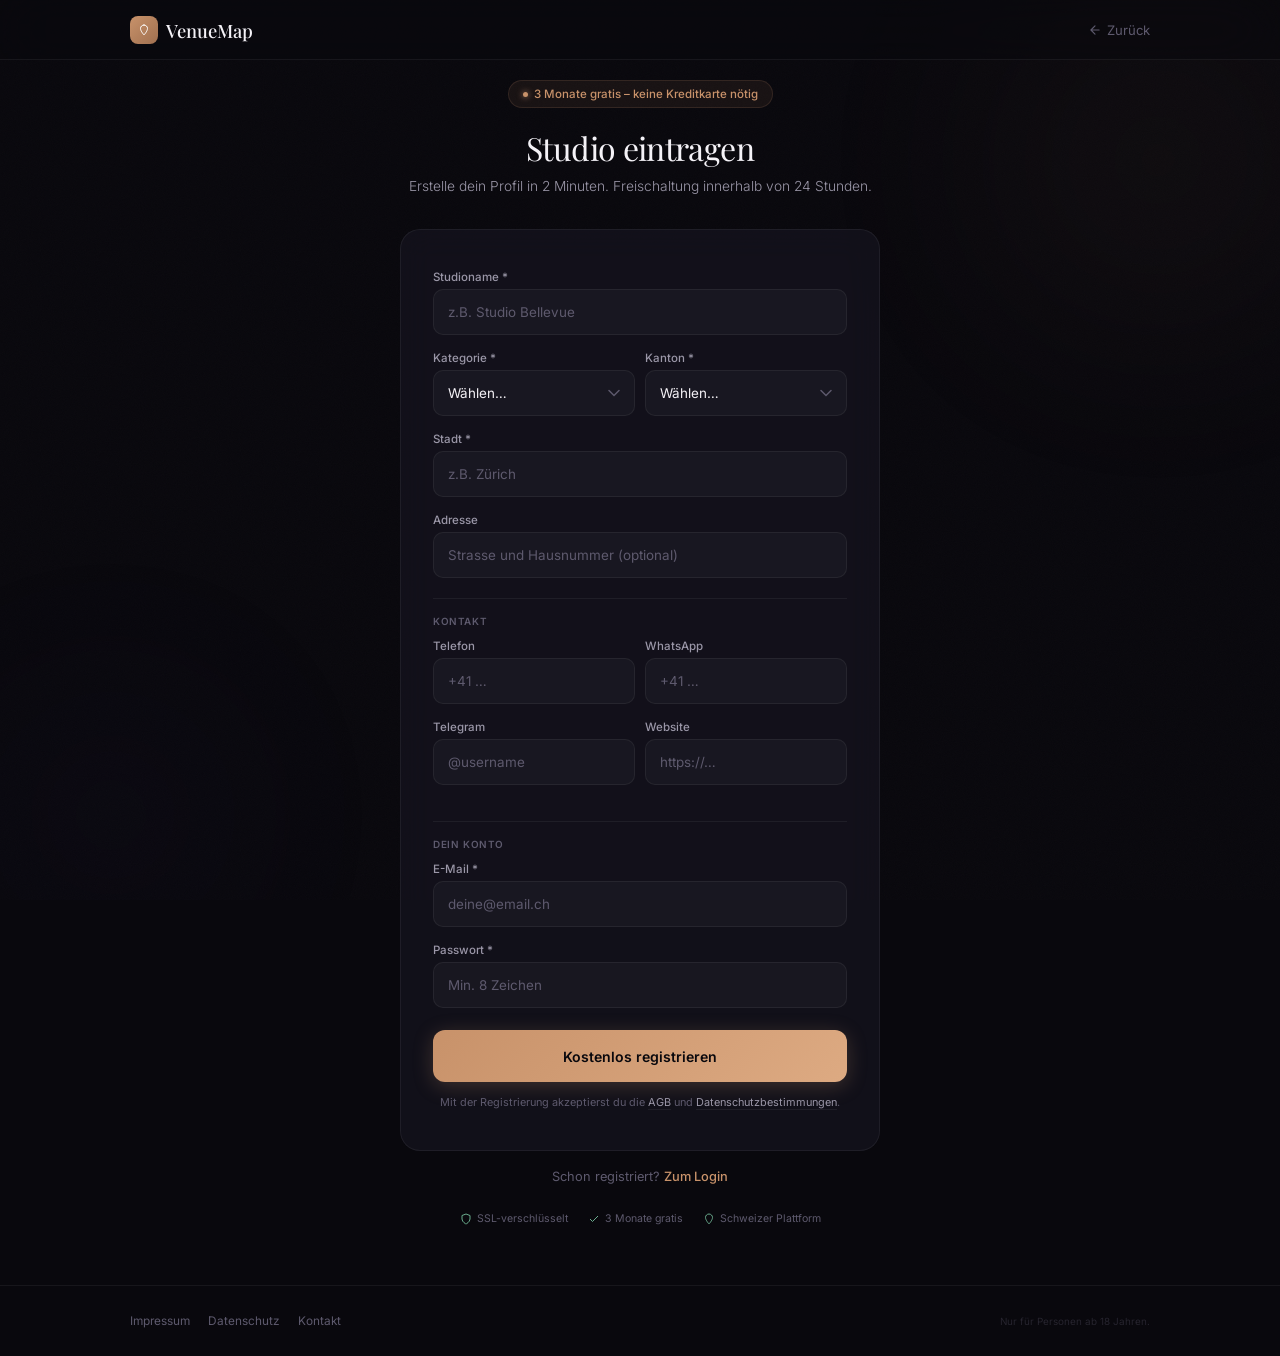
<file: public/register.html>
<!DOCTYPE html>
<html lang="de">
<head>
<meta charset="UTF-8"><meta name="viewport" content="width=device-width,initial-scale=1.0">
<title>Studio eintragen – VenueMap.ch</title>
<link rel="preconnect" href="https://fonts.googleapis.com"><link rel="preconnect" href="https://fonts.gstatic.com" crossorigin>
<link href="https://fonts.googleapis.com/css2?family=Inter:wght@300;400;500;600&family=Playfair+Display:ital,wght@0,400;0,500;1,400&display=swap" rel="stylesheet">
<style>
:root{--bg:#09080D;--bg2:#0F0E16;--bg3:#161520;--sf:rgba(22,21,32,.7);--sf2:rgba(30,29,42,.9);--bdr:rgba(255,255,255,.06);--bdr2:rgba(255,255,255,.1);--tx:#F4F2F7;--tx2:#9B97A8;--tx3:#5E5A6E;--ac:#C8926A;--ac2:#DDAA82;--acl:rgba(200,146,106,.08);--ach:rgba(200,146,106,.15);--grn:#6BAD8E;--f:'Inter',system-ui,sans-serif;--fs:'Playfair Display',Georgia,serif;--r:14px}
*,*::before,*::after{margin:0;padding:0;box-sizing:border-box}html{scroll-behavior:smooth}body{font-family:var(--f);background:var(--bg);color:var(--tx);-webkit-font-smoothing:antialiased;overflow-x:hidden}a{color:inherit;text-decoration:none}button{font-family:var(--f);cursor:pointer}.ctn{max-width:1100px;margin:0 auto;padding:0 20px}@media(min-width:768px){.ctn{padding:0 40px}}
.bg-mesh{position:fixed;inset:0;z-index:0;overflow:hidden}.bg-orb{position:absolute;border-radius:50%;filter:blur(120px);opacity:.08;animation:orbF 28s ease-in-out infinite}.o1{width:500px;height:500px;background:radial-gradient(circle,#C8926A,transparent 70%);top:-10%;right:-10%}.o2{width:350px;height:350px;background:radial-gradient(circle,#6B5EC8,transparent 70%);bottom:-10%;left:-5%;animation-delay:-10s}@keyframes orbF{0%,100%{transform:translate(0,0)}50%{transform:translate(-20px,30px)}}
.bg-grain{position:fixed;inset:0;z-index:1;pointer-events:none;opacity:.022;background-image:url("data:image/svg+xml,%3Csvg viewBox='0 0 256 256' xmlns='http://www.w3.org/2000/svg'%3E%3Cfilter id='n'%3E%3CfeTurbulence type='fractalNoise' baseFrequency='0.85' numOctaves='4' stitchTiles='stitch'/%3E%3C/filter%3E%3Crect width='100%25' height='100%25' filter='url(%23n)'/%3E%3C/svg%3E");background-size:200px}
.pg{position:relative;z-index:2}
.rv{opacity:0;transform:translateY(24px);transition:opacity .9s cubic-bezier(.16,1,.3,1),transform .9s cubic-bezier(.16,1,.3,1)}.rv.v{opacity:1;transform:none}.d1{transition-delay:.1s}.d2{transition-delay:.2s}
header{position:fixed;top:0;left:0;right:0;z-index:100;height:60px}.hd-bg{position:absolute;inset:0;background:rgba(9,8,13,.5);backdrop-filter:blur(30px)saturate(1.4);border-bottom:1px solid var(--bdr)}.hdi{max-width:1100px;margin:0 auto;padding:0 20px;height:100%;display:flex;align-items:center;justify-content:space-between;position:relative;z-index:1}@media(min-width:768px){.hdi{padding:0 40px}}.logo{font-family:var(--fs);font-size:1.15rem;font-weight:500;display:flex;align-items:center;gap:8px}.logo-m{width:28px;height:28px;border-radius:8px;background:linear-gradient(135deg,var(--ac),#A07050);display:flex;align-items:center;justify-content:center}.logo-m svg{width:12px;height:12px;stroke:#fff;fill:none;stroke-width:2}.back{font-size:.82rem;color:var(--tx3);display:flex;align-items:center;gap:5px;transition:color .2s}.back:hover{color:var(--tx2)}.back svg{width:14px;height:14px;stroke:currentColor;fill:none;stroke-width:2}
.reg{min-height:100vh;display:flex;align-items:center;justify-content:center;padding:80px 20px 60px}
.reg-c{width:100%;max-width:480px}
.reg-h{text-align:center;margin-bottom:32px}.reg-h h1{font-family:var(--fs);font-size:clamp(1.5rem,3vw,2rem);font-weight:400;letter-spacing:-.02em;margin-bottom:6px}.reg-h p{font-size:.86rem;color:var(--tx2);font-weight:300;line-height:1.6}
.reg-free{display:inline-flex;align-items:center;gap:6px;padding:6px 14px;background:var(--acl);border:1px solid rgba(200,146,106,.15);border-radius:20px;font-size:.72rem;font-weight:500;color:var(--ac);margin-bottom:18px}.reg-free-dot{width:5px;height:5px;border-radius:50%;background:var(--ac);box-shadow:0 0 6px var(--ac)}
.reg-form{background:var(--sf);backdrop-filter:blur(16px);border:1px solid var(--bdr);border-radius:20px;padding:32px 24px}@media(min-width:600px){.reg-form{padding:40px 32px}}
.fg{margin-bottom:16px}.fg label{display:block;font-size:.72rem;font-weight:500;color:var(--tx2);margin-bottom:5px}.fg input,.fg select{width:100%;height:46px;padding:0 14px;background:rgba(255,255,255,.03);border:1px solid var(--bdr);border-radius:10px;font-family:var(--f);font-size:.84rem;color:var(--tx);outline:none;transition:border-color .3s}.fg input::placeholder{color:var(--tx3)}.fg input:focus,.fg select:focus{border-color:rgba(200,146,106,.4)}.fg select{appearance:none;background-image:url("data:image/svg+xml,%3Csvg width='12' height='8' viewBox='0 0 12 8' fill='none' xmlns='http://www.w3.org/2000/svg'%3E%3Cpath d='M1 1.5L6 6.5L11 1.5' stroke='%235E5A6E' stroke-width='1.5' stroke-linecap='round'/%3E%3C/svg%3E");background-repeat:no-repeat;background-position:right 14px center}.fg select option{background:var(--bg3);color:var(--tx)}
.fg-row{display:grid;grid-template-columns:1fr 1fr;gap:10px}
.fg-sep{font-size:.62rem;font-weight:600;letter-spacing:.06em;text-transform:uppercase;color:var(--tx3);margin:20px 0 12px;padding-top:16px;border-top:1px solid var(--bdr)}
.reg-btn{width:100%;height:52px;border:none;border-radius:12px;background:linear-gradient(135deg,var(--ac),var(--ac2));color:var(--bg);font-size:.88rem;font-weight:600;cursor:pointer;transition:all .3s;box-shadow:0 4px 20px rgba(200,146,106,.25);margin-top:6px}.reg-btn:hover{transform:translateY(-1px);box-shadow:0 8px 32px rgba(200,146,106,.35)}
.reg-terms{font-size:.68rem;color:var(--tx3);text-align:center;margin-top:12px;line-height:1.5}.reg-terms a{color:var(--tx2);border-bottom:1px solid var(--bdr)}.reg-terms a:hover{color:var(--ac)}
.reg-login{text-align:center;margin-top:18px;font-size:.8rem;color:var(--tx3)}.reg-login a{color:var(--ac);font-weight:500}
.reg-trust{display:flex;justify-content:center;gap:20px;margin-top:28px;flex-wrap:wrap}.reg-trust-i{display:flex;align-items:center;gap:5px;font-size:.66rem;color:var(--tx3)}.reg-trust-i svg{width:12px;height:12px;stroke:var(--grn);fill:none;stroke-width:2}
footer{border-top:1px solid var(--bdr);padding:28px 0}.foot{display:flex;flex-direction:column;gap:10px;align-items:center;text-align:center}@media(min-width:768px){.foot{flex-direction:row;justify-content:space-between}}.foot-l{display:flex;gap:18px;font-size:.74rem;color:var(--tx3)}.foot-l a:hover{color:var(--tx2)}.foot-18{font-size:.62rem;color:var(--tx3);opacity:.35}
</style>
</head>
<body>
<div class="bg-mesh"><div class="bg-orb o1"></div><div class="bg-orb o2"></div></div><div class="bg-grain"></div>
<div class="pg">
<header><div class="hd-bg"></div><div class="hdi"><a href="/" class="logo"><div class="logo-m"><svg viewBox="0 0 24 24" stroke-linecap="round" stroke-linejoin="round"><path d="M12 2C8.13 2 5 5.13 5 9c0 5.25 7 13 7 13s7-7.75 7-13c0-3.87-3.13-7-7-7Z"/></svg></div>VenueMap</a><a href="/studios" class="back"><svg viewBox="0 0 24 24" stroke-linecap="round" stroke-linejoin="round"><path d="M19 12H5M12 19l-7-7 7-7"/></svg>Zurück</a></div></header>
<section class="reg"><div class="reg-c">
  <div class="reg-h rv">
    <div class="reg-free"><span class="reg-free-dot"></span>3 Monate gratis – keine Kreditkarte nötig</div>
    <h1>Studio eintragen</h1>
    <p>Erstelle dein Profil in 2 Minuten. Freischaltung innerhalb von 24 Stunden.</p>
  </div>
  <div class="reg-form rv d1" id="regForm">
    <div class="fg"><label>Studioname *</label><input type="text" id="rName" placeholder="z.B. Studio Bellevue"></div>
    <div class="fg-row">
      <div class="fg"><label>Kategorie *</label><select id="rKat"><option value="">Wählen…</option></select></div>
      <div class="fg"><label>Kanton *</label><select id="rKanton" onchange="loadRegCities()"><option value="">Wählen…</option></select></div>
    </div>
    <div class="fg"><label>Stadt *</label><input type="text" id="rStadt" placeholder="z.B. Zürich"></div>
    <div class="fg"><label>Adresse</label><input type="text" id="rAddr" placeholder="Strasse und Hausnummer (optional)"></div>
    <div class="fg-sep">Kontakt</div>
    <div class="fg-row">
      <div class="fg"><label>Telefon</label><input type="tel" id="rTel" placeholder="+41 …"></div>
      <div class="fg"><label>WhatsApp</label><input type="tel" id="rWA" placeholder="+41 …"></div>
    </div>
    <div class="fg-row">
      <div class="fg"><label>Telegram</label><input type="text" id="rTG" placeholder="@username"></div>
      <div class="fg"><label>Website</label><input type="url" id="rWeb" placeholder="https://…"></div>
    </div>
    <div class="fg-sep">Dein Konto</div>
    <div class="fg"><label>E-Mail *</label><input type="email" id="rEmail" placeholder="deine@email.ch"></div>
    <div class="fg"><label>Passwort *</label><input type="password" id="rPass" placeholder="Min. 8 Zeichen"></div>
    <div class="err" id="rErr" style="display:none;color:#C86A6A;font-size:.78rem;margin-bottom:10px"></div>
    <button class="reg-btn" onclick="doRegister()">Kostenlos registrieren</button>
    <p class="reg-terms">Mit der Registrierung akzeptierst du die <a href="#">AGB</a> und <a href="#">Datenschutzbestimmungen</a>.</p>
  </div>
  <div class="reg-form rv d1" id="regSuccess" style="display:none;text-align:center;padding:48px 32px">
    <div style="font-size:2.4rem;margin-bottom:14px">✓</div>
    <h2 style="font-family:var(--fs);font-size:1.3rem;font-weight:400;margin-bottom:10px">Registrierung erfolgreich!</h2>
    <p style="font-size:.86rem;color:var(--tx2);line-height:1.6;margin-bottom:20px">Dein Studio wurde eingereicht und wird innerhalb von 24 Stunden geprüft und freigeschaltet. Du erhältst eine Bestätigung per E-Mail.</p>
    <a href="/" style="color:var(--ac);font-weight:500;font-size:.86rem">← Zur Startseite</a>
  </div>
  <p class="reg-login rv d2">Schon registriert? <a href="/admin">Zum Login</a></p>
  <div class="reg-trust rv d2">
    <div class="reg-trust-i"><svg viewBox="0 0 24 24"><path d="M12 22s8-4 8-10V5l-8-3-8 3v7c0 6 8 10 8 10z"/></svg>SSL-verschlüsselt</div>
    <div class="reg-trust-i"><svg viewBox="0 0 24 24"><path d="M20 6L9 17l-5-5"/></svg>3 Monate gratis</div>
    <div class="reg-trust-i"><svg viewBox="0 0 24 24"><path d="M12 2C8.13 2 5 5.13 5 9c0 5.25 7 13 7 13s7-7.75 7-13c0-3.87-3.13-7-7-7Z"/></svg>Schweizer Plattform</div>
  </div>
</div></section>
<footer><div class="ctn foot"><div class="foot-l"><a href="#">Impressum</a><a href="#">Datenschutz</a><a href="#">Kontakt</a></div><span class="foot-18">Nur für Personen ab 18 Jahren.</span></div></footer>
</div>
<script>
const SB='https://undrlwlxcsrayldbxepd.supabase.co';
const SK='eyJhbGciOiJIUzI1NiIsInR5cCI6IkpXVCJ9.eyJpc3MiOiJzdXBhYmFzZSIsInJlZiI6InVuZHJsd2x4Y3NyYXlsZGJ4ZXBkIiwicm9sZSI6ImFub24iLCJpYXQiOjE3NzA5OTkyMDMsImV4cCI6MjA4NjU3NTIwM30.7-U3lFqu5jyrg-CeQwQyJrUmZflC3PqmhytSfRk7KbI';
async function q(p){var r=await fetch(SB+'/rest/v1/'+p,{headers:{'apikey':SK}});return r.json();}
async function qp(p,b,t){var h={'apikey':SK,'Content-Type':'application/json','Prefer':'return=representation'};if(t)h['Authorization']='Bearer '+t;var r=await fetch(SB+'/rest/v1/'+p,{method:'POST',headers:h,body:JSON.stringify(b)});if(!r.ok){var e=await r.json().catch(()=>({}));throw new Error(e.message||r.statusText);}return r.json();}

// Load categories and cantons
(async function(){
  var [kats,kans]=await Promise.all([q('kategorien?order=sort_order'),q('kantone?order=name')]);
  var ks=document.getElementById('rKat');kats.forEach(function(k){var o=document.createElement('option');o.value=k.id;o.textContent=k.name;ks.appendChild(o);});
  var ka=document.getElementById('rKanton');kans.forEach(function(k){var o=document.createElement('option');o.value=k.id;o.textContent=k.name;ka.appendChild(o);});
  window._kantone=kans;
})();

function loadRegCities(){}// Stadt is text input, no dropdown needed

async function doRegister(){
  var err=document.getElementById('rErr');err.style.display='none';
  var name=document.getElementById('rName').value.trim();
  var kat=document.getElementById('rKat').value;
  var kanton=document.getElementById('rKanton').value;
  var stadt=document.getElementById('rStadt').value.trim();
  var email=document.getElementById('rEmail').value.trim();
  var pass=document.getElementById('rPass').value;
  
  if(!name||!kat||!kanton||!stadt||!email||!pass){err.textContent='Bitte alle Pflichtfelder (*) ausfüllen.';err.style.display='block';return;}
  if(pass.length<8){err.textContent='Passwort muss mindestens 8 Zeichen haben.';err.style.display='block';return;}
  
  try{
    // 1. Create user account
    var authR=await fetch(SB+'/auth/v1/signup',{method:'POST',headers:{'apikey':SK,'Content-Type':'application/json'},body:JSON.stringify({email:email,password:pass})});
    var authD=await authR.json();
    if(authD.error)throw new Error(authD.error_description||authD.msg||authD.error.message||'Registrierung fehlgeschlagen');
    
    var token=authD.access_token;
    var userId=authD.user?authD.user.id:null;
    
    // 2. Find or create city
    var exCity=await q('staedte?kanton_id=eq.'+kanton+'&name=ilike.'+encodeURIComponent(stadt));
    var stadtId;
    if(exCity&&exCity.length>0){stadtId=exCity[0].id;}
    else{
      var slug=stadt.toLowerCase().replace(/[äÄ]/g,'ae').replace(/[öÖ]/g,'oe').replace(/[üÜ]/g,'ue').replace(/[^a-z0-9\s-]/g,'').replace(/\s+/g,'-');
      var nc=await qp('staedte',{name:stadt,kanton_id:kanton,slug:slug+'-'+Date.now(),is_active:true,studio_count:0},token);
      stadtId=nc[0].id;
    }
    
    // 3. Create studio
    await qp('studios',{
      name:name,kategorie_id:kat,kanton_id:kanton,stadt_id:stadtId,
      adresse:document.getElementById('rAddr').value||null,
      telefon:document.getElementById('rTel').value||null,
      whatsapp:document.getElementById('rWA').value||null,
      telegram:document.getElementById('rTG').value||null,
      website:document.getElementById('rWeb').value||null,
      status:'pending',source:'registration',
      owner_id:userId
    },token);
    
    // Success
    document.getElementById('regForm').style.display='none';
    document.getElementById('regSuccess').style.display='block';
  }catch(e){
    err.textContent=e.message;
    if(e.message.includes('already registered'))err.textContent='Diese E-Mail ist bereits registriert. Bitte zum Login gehen.';
    err.style.display='block';
  }
}

document.querySelectorAll('.rv').forEach(function(el){new IntersectionObserver(function(e){if(e[0].isIntersecting)el.classList.add('v')},{threshold:.08,rootMargin:'0px 0px -40px 0px'}).observe(el);});
</script>
</body>
</html>
</file>
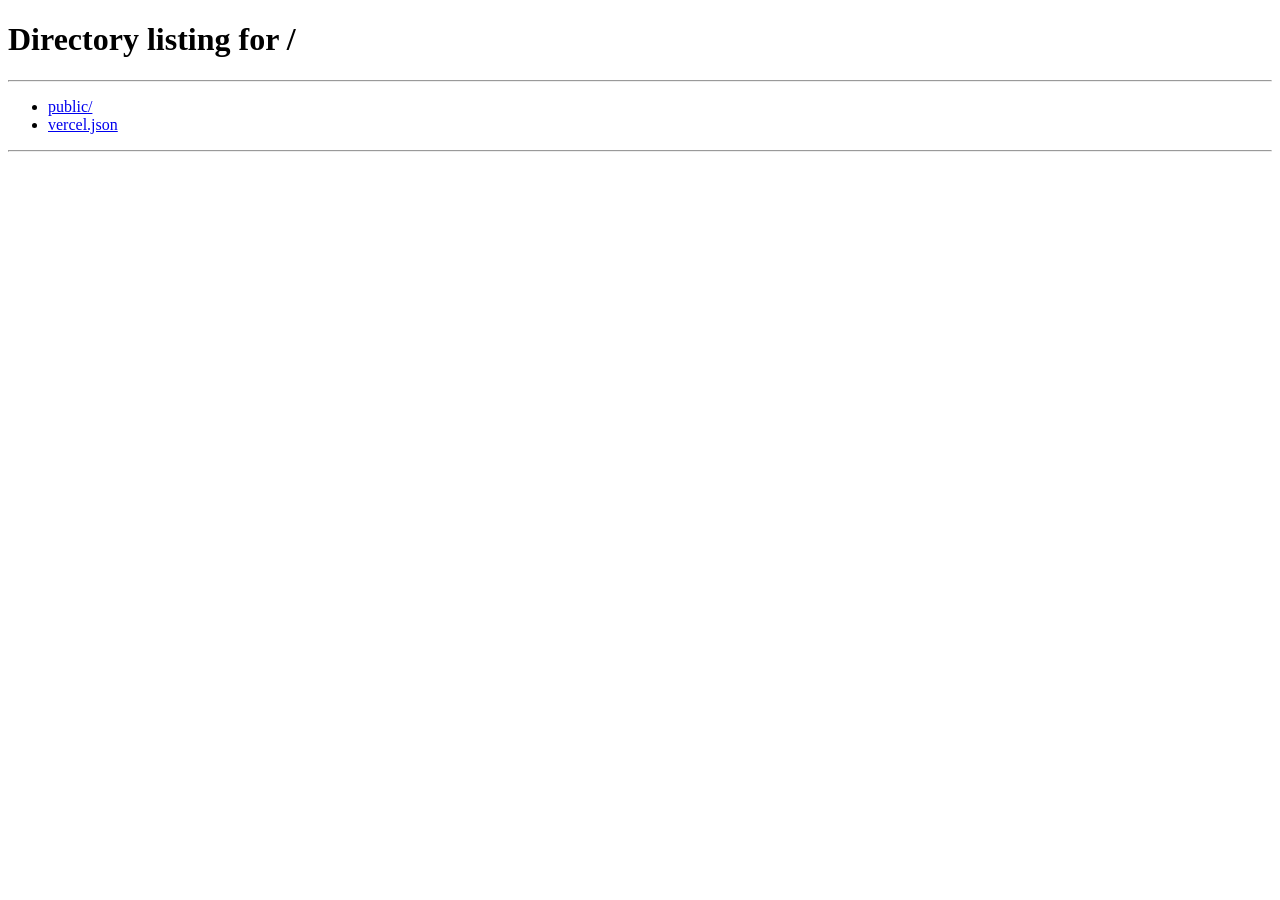
<file: public/stadt.html>
<!DOCTYPE html>
<html lang="de">
<head>
<meta charset="UTF-8"><meta name="viewport" content="width=device-width,initial-scale=1.0">
<title>Studios – VenueMap.ch</title>
<meta name="description" content="Alle geprüften Studios in dieser Stadt auf VenueMap.ch">
<meta name="robots" content="index, follow">
<meta name="theme-color" content="#09080D">
<meta property="og:site_name" content="VenueMap.ch">
<link rel="preconnect" href="https://fonts.googleapis.com"><link rel="preconnect" href="https://fonts.gstatic.com" crossorigin>
<link href="https://fonts.googleapis.com/css2?family=Inter:wght@300;400;500;600&family=Playfair+Display:ital,wght@0,400;0,500;1,400&display=swap" rel="stylesheet">
<style>
:root{--bg:#09080D;--bg2:#0F0E16;--bg3:#161520;--sf:rgba(22,21,32,.7);--sf2:rgba(30,29,42,.9);--bdr:rgba(255,255,255,.06);--bdr2:rgba(255,255,255,.1);--tx:#F4F2F7;--tx2:#9B97A8;--tx3:#5E5A6E;--ac:#C8926A;--ac2:#DDAA82;--ac3:#E8BE9A;--acl:rgba(200,146,106,.08);--grn:#6BAD8E;--f:'Inter',system-ui,sans-serif;--fs:'Playfair Display',Georgia,serif;--r:14px}
*,*::before,*::after{margin:0;padding:0;box-sizing:border-box}html{scroll-behavior:smooth}body{font-family:var(--f);background:var(--bg);color:var(--tx);-webkit-font-smoothing:antialiased;overflow-x:hidden}a{color:inherit;text-decoration:none}button{font-family:var(--f);cursor:pointer}.ctn{max-width:1100px;margin:0 auto;padding:0 20px}@media(min-width:768px){.ctn{padding:0 40px}}
.bg-mesh{position:fixed;inset:0;z-index:0;overflow:hidden}.bg-orb{position:absolute;border-radius:50%;filter:blur(120px);opacity:.1;animation:orbF 28s ease-in-out infinite}.o1{width:600px;height:600px;background:radial-gradient(circle,#C8926A,transparent 70%);top:-15%;right:-10%}.o2{width:400px;height:400px;background:radial-gradient(circle,#6B5EC8,transparent 70%);bottom:-10%;left:-8%;animation-delay:-8s}@keyframes orbF{0%,100%{transform:translate(0,0)}25%{transform:translate(40px,-60px)}50%{transform:translate(-30px,40px)}75%{transform:translate(20px,50px)}}
.bg-grain{position:fixed;inset:0;z-index:1;pointer-events:none;opacity:.022;background-image:url("data:image/svg+xml,%3Csvg viewBox='0 0 256 256' xmlns='http://www.w3.org/2000/svg'%3E%3Cfilter id='n'%3E%3CfeTurbulence type='fractalNoise' baseFrequency='0.85' numOctaves='4' stitchTiles='stitch'/%3E%3C/filter%3E%3Crect width='100%25' height='100%25' filter='url(%23n)'/%3E%3C/svg%3E");background-size:200px}
.bg-grid{position:fixed;inset:0;z-index:1;pointer-events:none;opacity:.02;background-image:linear-gradient(rgba(255,255,255,.07) 1px,transparent 1px),linear-gradient(90deg,rgba(255,255,255,.07) 1px,transparent 1px);background-size:80px 80px}
.pg{position:relative;z-index:2}@media(max-width:767px){.pg{padding-bottom:62px}}
.glass{background:var(--sf);backdrop-filter:blur(16px);border:1px solid var(--bdr);border-radius:var(--r);transition:all .4s cubic-bezier(.16,1,.3,1)}.glass:hover{border-color:var(--bdr2)}
.rv{opacity:0;transform:translateY(24px);transition:opacity .9s cubic-bezier(.16,1,.3,1),transform .9s cubic-bezier(.16,1,.3,1)}.rv.v{opacity:1;transform:none}.d1{transition-delay:.08s}.d2{transition-delay:.16s}.d3{transition-delay:.24s}
header{position:fixed;top:0;left:0;right:0;z-index:100;height:60px}.hd-bg{position:absolute;inset:0;background:rgba(9,8,13,.5);backdrop-filter:blur(30px)saturate(1.4);border-bottom:1px solid var(--bdr)}.hdi{max-width:1100px;margin:0 auto;padding:0 20px;height:100%;display:flex;align-items:center;justify-content:space-between;position:relative;z-index:1}@media(min-width:768px){.hdi{padding:0 40px}}.logo{font-family:var(--fs);font-size:1.15rem;font-weight:500;display:flex;align-items:center;gap:8px}.logo-m{width:28px;height:28px;border-radius:8px;background:linear-gradient(135deg,var(--ac),#A07050);display:flex;align-items:center;justify-content:center}.logo-m svg{width:12px;height:12px;stroke:#fff;fill:none;stroke-width:2}nav.dk{display:none;align-items:center;gap:2px}@media(min-width:768px){nav.dk{display:flex}}.nk{font-size:.8rem;color:var(--tx3);padding:7px 14px;border-radius:8px;transition:color .2s}.nk:hover{color:var(--tx2)}.sep{width:1px;height:14px;background:var(--bdr);margin:0 8px}.lng{font-size:.68rem;color:var(--tx3);font-weight:500;letter-spacing:.06em}.lng b{color:var(--tx2)}.burg{display:flex;flex-direction:column;gap:4.5px;background:none;border:none;padding:8px}.burg span{width:18px;height:1.5px;background:var(--tx3);border-radius:2px}@media(min-width:768px){.burg{display:none}}.mobnav{display:none;position:fixed;inset:0;z-index:99;background:rgba(9,8,13,.97);backdrop-filter:blur(24px);flex-direction:column;align-items:center;justify-content:center;gap:36px}.mobnav.open{display:flex}.mobnav a{font-size:1.2rem;color:var(--tx2);font-weight:300}.mobnav .x{position:absolute;top:18px;right:20px;background:none;border:none;font-size:1.2rem;color:var(--tx3)}
.bnav{display:none;position:fixed;bottom:0;left:0;right:0;z-index:100;background:rgba(9,8,13,.88);backdrop-filter:blur(24px);border-top:1px solid var(--bdr);padding:5px 0 env(safe-area-inset-bottom,5px)}@media(max-width:767px){.bnav{display:flex}}.bnav-i{display:flex;justify-content:space-around;max-width:340px;margin:0 auto;width:100%}.bna{display:flex;flex-direction:column;align-items:center;gap:2px;padding:6px 10px;color:var(--tx3);font-size:.52rem;font-weight:500;text-decoration:none}.bna svg{width:18px;height:18px;stroke:currentColor;fill:none;stroke-width:1.5}
.bread{display:flex;align-items:center;gap:6px;font-size:.72rem;color:var(--tx3);margin-bottom:10px}.bread a{color:var(--tx3);transition:color .2s}.bread a:hover{color:var(--ac)}.bread svg{width:10px;height:10px;stroke:var(--tx3);fill:none;stroke-width:2}
.city-hero{padding:80px 0 24px}@media(min-width:768px){.city-hero{padding:96px 0 32px}}
.city-hero h1{font-family:var(--fs);font-size:clamp(1.8rem,4vw,2.6rem);font-weight:400;letter-spacing:-.02em;margin-bottom:4px}
.city-hero p{font-size:.88rem;color:var(--tx2);font-weight:300}
.studio-g{display:grid;gap:14px;padding:24px 0 80px;grid-template-columns:1fr}@media(min-width:600px){.studio-g{grid-template-columns:repeat(2,1fr)}}@media(min-width:900px){.studio-g{grid-template-columns:repeat(3,1fr)}}
.sc{overflow:hidden;cursor:pointer;display:block;position:relative}.sc:hover{border-color:rgba(200,146,106,.15);box-shadow:0 12px 40px rgba(0,0,0,.25)}.sc-img{height:200px;background:var(--bg3);position:relative;display:flex;align-items:center;justify-content:center;overflow:hidden}.sc-img::before{content:'';position:absolute;inset:0;background:linear-gradient(180deg,transparent 40%,rgba(9,8,13,.7));z-index:1}.sc-img svg{width:28px;height:28px;stroke:var(--tx3);fill:none;stroke-width:1;opacity:.2}.sc-img img{position:absolute;inset:0;width:100%;height:100%;object-fit:cover}.sc-cat{position:absolute;top:12px;left:12px;font-size:.58rem;font-weight:600;padding:4px 10px;border-radius:6px;background:rgba(9,8,13,.6);backdrop-filter:blur(8px);color:var(--tx2);letter-spacing:.04em;text-transform:uppercase;z-index:2;border:1px solid var(--bdr)}.sc-b{padding:18px 20px}.sc-n{font-family:var(--fs);font-size:1.05rem;font-weight:400;margin-bottom:5px;display:flex;align-items:center;gap:8px}.sc-v{display:inline-flex;align-items:center;gap:3px;font-size:.56rem;font-weight:600;color:var(--grn);background:rgba(107,173,142,.08);padding:2px 7px;border-radius:4px;border:1px solid rgba(107,173,142,.15)}.sc-v svg{width:8px;height:8px;stroke:var(--grn);fill:none;stroke-width:2.5}.sc-loc{font-size:.74rem;color:var(--tx3);display:flex;align-items:center;gap:4px}.sc-loc svg{width:10px;height:10px;stroke:var(--tx3);fill:none;stroke-width:2}
.empty{text-align:center;padding:60px 20px;color:var(--tx3);font-size:.88rem}
footer{border-top:1px solid var(--bdr);padding:28px 0}.foot{display:flex;flex-direction:column;gap:12px;align-items:center;text-align:center}@media(min-width:768px){.foot{flex-direction:row;justify-content:space-between}}.foot-l{display:flex;gap:18px;font-size:.74rem;color:var(--tx3)}.foot-l a:hover{color:var(--tx2)}.foot-18{font-size:.62rem;color:var(--tx3);opacity:.35}
</style>
</head>
<body>
<div id="ag" style="position:fixed;inset:0;z-index:9999;background:rgba(9,8,13,.92);backdrop-filter:blur(32px);display:flex;align-items:center;justify-content:center;padding:20px;transition:opacity .5s,visibility .5s"><div style="background:rgba(30,29,42,.9);border:1px solid rgba(255,255,255,.1);border-radius:24px;padding:48px 36px;max-width:380px;width:100%;text-align:center"><div style="width:48px;height:48px;border-radius:50%;background:rgba(200,146,106,.15);display:flex;align-items:center;justify-content:center;margin:0 auto 20px;font-size:1.2rem;font-weight:600;color:#C8926A">18+</div><h2 style="font-family:'Playfair Display',Georgia,serif;font-size:1.3rem;font-weight:400;margin-bottom:6px">Altersbestätigung</h2><p style="font-size:.82rem;color:#9B97A8;line-height:1.6;margin-bottom:26px">Diese Webseite enthält Inhalte für Erwachsene.</p><button onclick="localStorage.setItem('vm18','1');this.closest('#ag').style.opacity='0';this.closest('#ag').style.pointerEvents='none';document.body.style.overflow=''" style="width:100%;height:50px;border:none;border-radius:12px;background:linear-gradient(135deg,#C8926A,#DDAA82);color:#09080D;font-size:.86rem;font-weight:600;cursor:pointer;font-family:var(--f)">Ich bin 18 oder älter</button><button onclick="window.location='https://www.google.com'" style="width:100%;height:44px;border:1px solid rgba(255,255,255,.1);border-radius:10px;background:transparent;color:#5E5A6E;font-size:.82rem;cursor:pointer;margin-top:8px;font-family:var(--f)">Seite verlassen</button></div></div>
<script>if(localStorage.getItem('vm18')){document.getElementById('ag').style.display='none'}else{document.body.style.overflow='hidden'}</script>
<div class="bg-mesh"><div class="bg-orb o1"></div><div class="bg-orb o2"></div></div><div class="bg-grain"></div><div class="bg-grid"></div>
<div class="pg">
<header><div class="hd-bg"></div><div class="hdi"><a href="/" class="logo"><div class="logo-m"><svg viewBox="0 0 24 24" stroke-linecap="round" stroke-linejoin="round"><path d="M12 2C8.13 2 5 5.13 5 9c0 5.25 7 13 7 13s7-7.75 7-13c0-3.87-3.13-7-7-7Z"/></svg></div>VenueMap</a><nav class="dk"><a href="/" class="nk">Städte</a><a href="/alle-studios" class="nk">Alle Studios</a><a href="/studios" class="nk">Für Studios</a><div class="sep"></div><span class="lng"><b>DE</b> / FR</span><div class="sep"></div><a href="/admin" class="nk" style="color:var(--tx2)">Login</a></nav><button class="burg" onclick="document.getElementById('mn').classList.add('open')"><span></span><span></span><span></span></button></div></header>
<div id="mn" class="mobnav"><button class="x" onclick="this.parentElement.classList.remove('open')">✕</button><a href="/alle-girls">Girls</a><a href="/alle-studios">Studios</a><a href="/studios">Für Studios</a></div>

<section class="city-hero"><div class="ctn">
  <div class="bread rv"><a href="/">Home</a><svg viewBox="0 0 24 24"><path d="M9 18l6-6-6-6"/></svg><span id="breadCity">…</span></div>
  <h1 class="rv d1" id="cityTitle">Lade…</h1>
  <p class="rv d2" id="citySubtitle"></p>
</div></section>

<section><div class="ctn">
  <div class="studio-g" id="studioGrid"><div class="empty">Lade Studios…</div></div>
</div></section>

<footer><div class="ctn foot"><div class="foot-l"><a href="#">Impressum</a><a href="#">Datenschutz</a><a href="#">Kontakt</a></div><span class="foot-18">Nur für Personen ab 18 Jahren.</span></div></footer>
</div>
<nav class="bnav"><div class="bnav-i"><a href="/" class="bna"><svg viewBox="0 0 24 24"><polygon points="1 6 1 22 8 18 16 22 23 18 23 2 16 6 8 2 1 6"/></svg>Städte</a><a href="#" class="bna"><svg viewBox="0 0 24 24"><circle cx="11" cy="11" r="8"/><path d="m21 21-4.35-4.35"/></svg>Suche</a><a href="#" class="bna"><svg viewBox="0 0 24 24"><rect x="3" y="3" width="7" height="7" rx="1"/><rect x="14" y="3" width="7" height="7" rx="1"/><rect x="3" y="14" width="7" height="7" rx="1"/><rect x="14" y="14" width="7" height="7" rx="1"/></svg>Studios</a><a href="/admin" class="bna"><svg viewBox="0 0 24 24"><path d="M20 21v-2a4 4 0 00-4-4H8a4 4 0 00-4 4v2"/><circle cx="12" cy="7" r="4"/></svg>Login</a></div></nav>

<script>
const SB='https://undrlwlxcsrayldbxepd.supabase.co/rest/v1/';
const KEY='eyJhbGciOiJIUzI1NiIsInR5cCI6IkpXVCJ9.eyJpc3MiOiJzdXBhYmFzZSIsInJlZiI6InVuZHJsd2x4Y3NyYXlsZGJ4ZXBkIiwicm9sZSI6ImFub24iLCJpYXQiOjE3NzA5OTkyMDMsImV4cCI6MjA4NjU3NTIwM30.7-U3lFqu5jyrg-CeQwQyJrUmZflC3PqmhytSfRk7KbI';
async function q(path){const r=await fetch(SB+path,{headers:{'apikey':KEY}});return r.json();}

const cityId = new URLSearchParams(window.location.search).get('id');
if (!cityId) { window.location.href = '/'; }

async function init(){
  try {
    const [cityArr, studios] = await Promise.all([
      q('staedte?id=eq.'+cityId+'&select=*,kantone(name)'),
      q('studios?stadt_id=eq.'+cityId+'&status=eq.approved&order=is_pro.desc,sort_order,created_at.desc&select=*,kategorien(name),staedte(name),studio_bilder(url,storage_path),girls(id,name,bild_path,montag,dienstag,mittwoch,donnerstag,freitag,samstag,sonntag,is_active,is_approved)')
    ]);
    const city = cityArr[0];
    if (!city) { document.getElementById('cityTitle').textContent = 'Stadt nicht gefunden'; return; }

    document.title = 'Studios in ' + city.name + ' – VenueMap.ch';
    document.getElementById('breadCity').textContent = city.name;
    document.getElementById('cityTitle').textContent = 'Studios in ' + city.name;
    document.getElementById('citySubtitle').textContent = studios.length + ' Studios' + (city.kantone ? ' im Kanton ' + city.kantone.name : '');

    const SB_STORAGE='https://undrlwlxcsrayldbxepd.supabase.co/storage/v1/object/public/studio-bilder/';
    const GIRL_ST='https://undrlwlxcsrayldbxepd.supabase.co/storage/v1/object/public/girl-bilder/';
    const imgSvg='<svg viewBox="0 0 24 24"><rect x="3" y="3" width="18" height="18" rx="2"/><circle cx="8.5" cy="8.5" r="1.5"/><path d="m21 15-5-5L5 21"/></svg>';
    const pinSvg='<svg viewBox="0 0 24 24"><path d="M12 2C8.13 2 5 5.13 5 9c0 5.25 7 13 7 13s7-7.75 7-13c0-3.87-3.13-7-7-7Z"/></svg>';
    const checkSvg='<svg viewBox="0 0 24 24"><path d="M20 6L9 17l-5-5"/></svg>';
    const DM=['sonntag','montag','dienstag','mittwoch','donnerstag','freitag','samstag'];
    const TK=DM[new Date().getDay()];
    function gAG(s){return(s.girls||[]).filter(function(g){return g.is_active&&g.is_approved;});}

    if (studios.length === 0) {
      document.getElementById('studioGrid').innerHTML = '<div class="empty">Noch keine Studios in ' + city.name + ' verfügbar.<br><br><a href="/studios" style="color:var(--ac)">Dein Studio eintragen →</a></div>';
      return;
    }

    document.getElementById('studioGrid').innerHTML = studios.map((s,i) => {
      const kat = s.kategorien ? s.kategorien.name : '';
      const verified = s.is_verified ? '<span class="sc-v">'+checkSvg+'Geprüft</span>' : '';
      var imgHtml=imgSvg;var ag=gAG(s);var gp=ag.filter(function(g){return g.bild_path;});
      if(gp.length>0)imgHtml='<img src="'+GIRL_ST+gp[0].bild_path+'" alt="" loading="lazy" style="object-position:center top">';
      else if(s.studio_bilder&&s.studio_bilder.length>0){var b=s.studio_bilder[0];var u=b.url&&b.url.startsWith('http')?b.url:(b.storage_path?SB_STORAGE+b.storage_path:'');if(u)imgHtml='<img src="'+u+'" alt="" loading="lazy">';}
      var tg=ag.filter(function(g){return g[TK];});var tb=tg.length?'<span style="position:absolute;bottom:12px;right:12px;font-size:.6rem;font-weight:600;padding:3px 9px;border-radius:5px;background:rgba(107,173,142,.15);color:#6BAD8E;z-index:2;border:1px solid rgba(107,173,142,.2)">Heute '+tg.length+'</span>':'';
      var avH='';if(ag.length){avH='<div style="display:flex;align-items:center;margin-top:8px">';var mx=Math.min(ag.length,3);for(var gi=0;gi<mx;gi++){var g=ag[gi];avH+=g.bild_path?'<img src="'+GIRL_ST+g.bild_path+'" style="width:24px;height:24px;border-radius:50%;object-fit:cover;object-position:center top;border:2px solid var(--bg3);margin-left:'+(gi?'-4px':'0')+'" loading="lazy">':'<div style="width:24px;height:24px;border-radius:50%;background:rgba(255,255,255,.06);border:2px solid var(--bg3);margin-left:'+(gi?'-4px':'0')+';display:flex;align-items:center;justify-content:center;font-size:.4rem;color:var(--tx3)">'+g.name.charAt(0)+'</div>';}avH+='<span style="font-size:.6rem;color:var(--tx3);margin-left:6px">'+ag.length+' Girls</span></div>';}
      return '<a href="/detail.html?id='+s.id+'" class="glass sc rv d'+(i%4+1)+'"><div class="sc-img">'+imgHtml+'<span class="sc-cat">'+kat+'</span>'+tb+'</div><div class="sc-b"><div class="sc-n">'+s.name+' '+verified+'</div><div class="sc-loc">'+pinSvg+city.name+'</div>'+avH+'</div></a>';
    }).join('');

    document.querySelectorAll('.rv:not(.v)').forEach(function(el){
      new IntersectionObserver(function(e){if(e[0].isIntersecting)el.classList.add('v')},{threshold:.08,rootMargin:'0px 0px -40px 0px'}).observe(el);
    });
  } catch(e) { console.error(e); }
}

document.querySelectorAll('.rv').forEach(function(el){new IntersectionObserver(function(e){if(e[0].isIntersecting)el.classList.add('v')},{threshold:.08,rootMargin:'0px 0px -40px 0px'}).observe(el)});
window.addEventListener('scroll',function(){var s=window.scrollY;document.querySelectorAll('.bg-orb').forEach(function(o,i){o.style.transform='translateY('+s*(.02+i*.008)+'px)'})},{passive:true});
init();
</script>
</body>
</html>
</file>
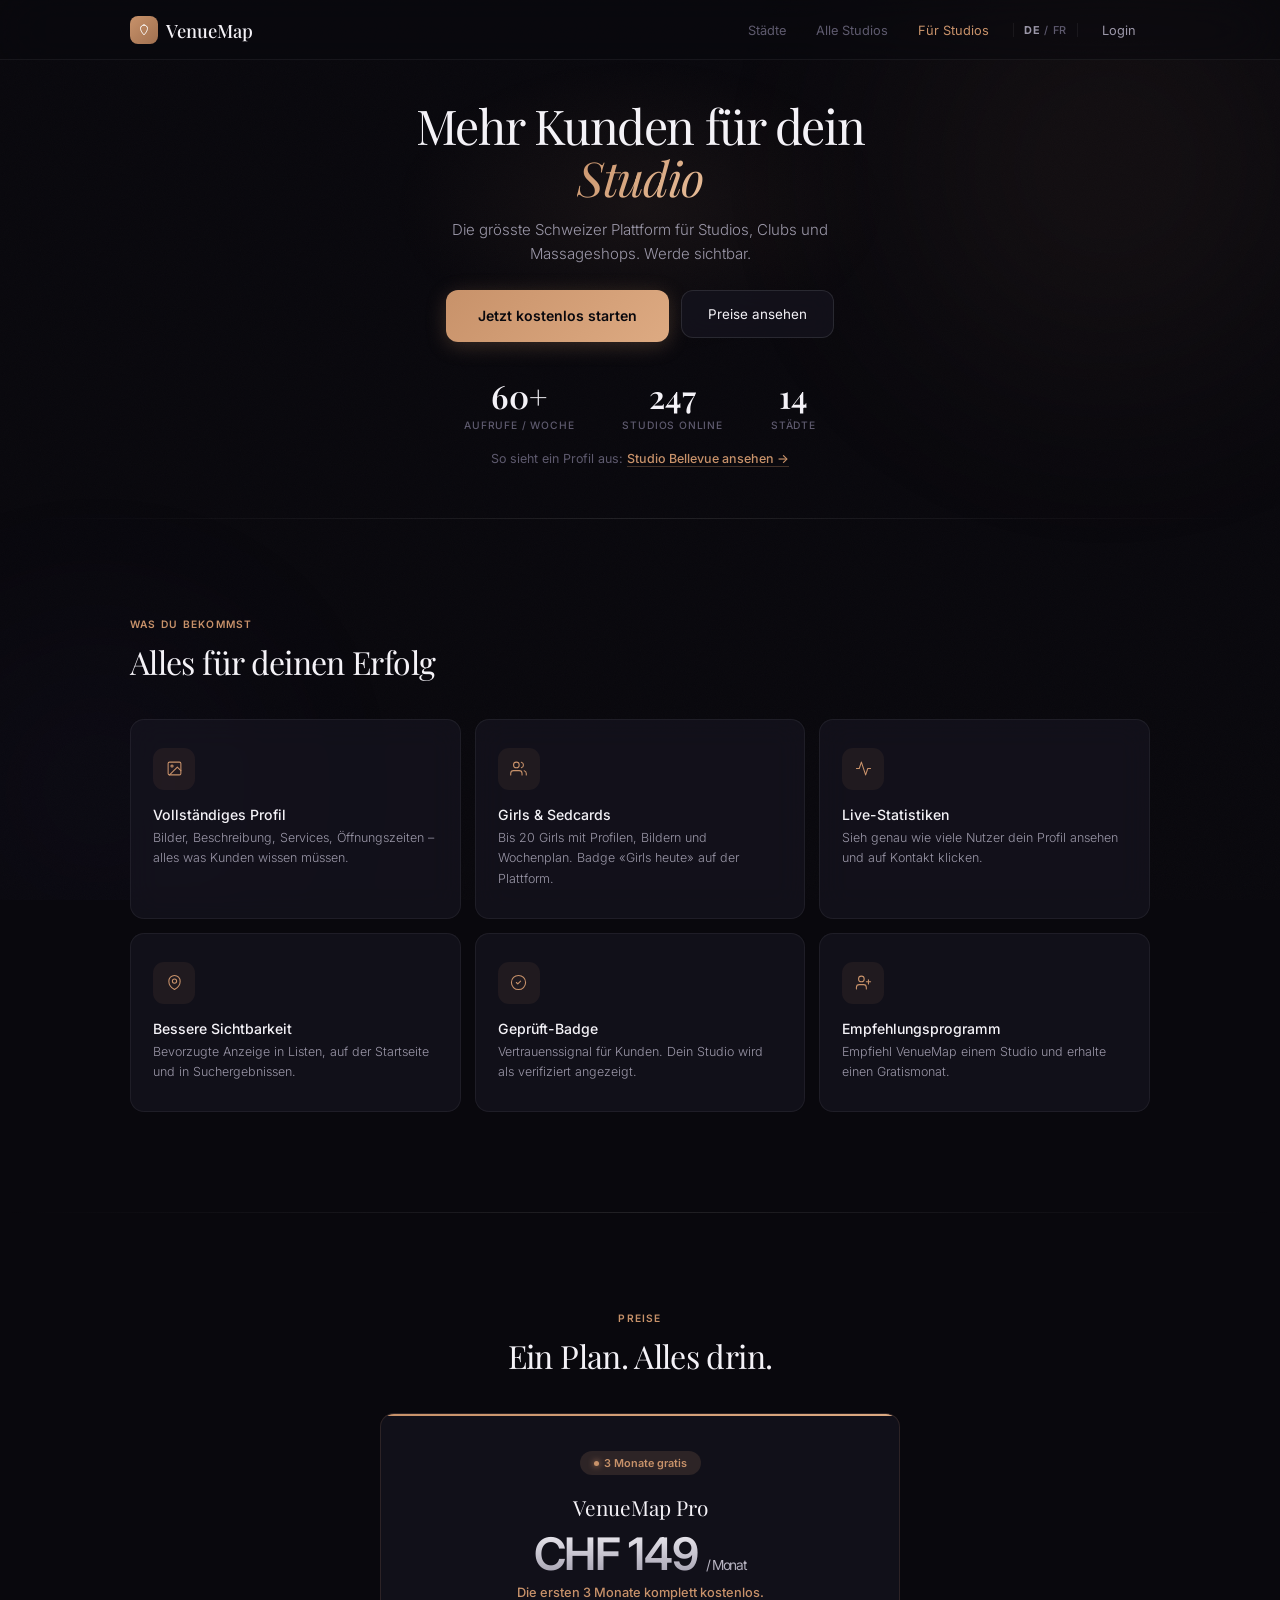
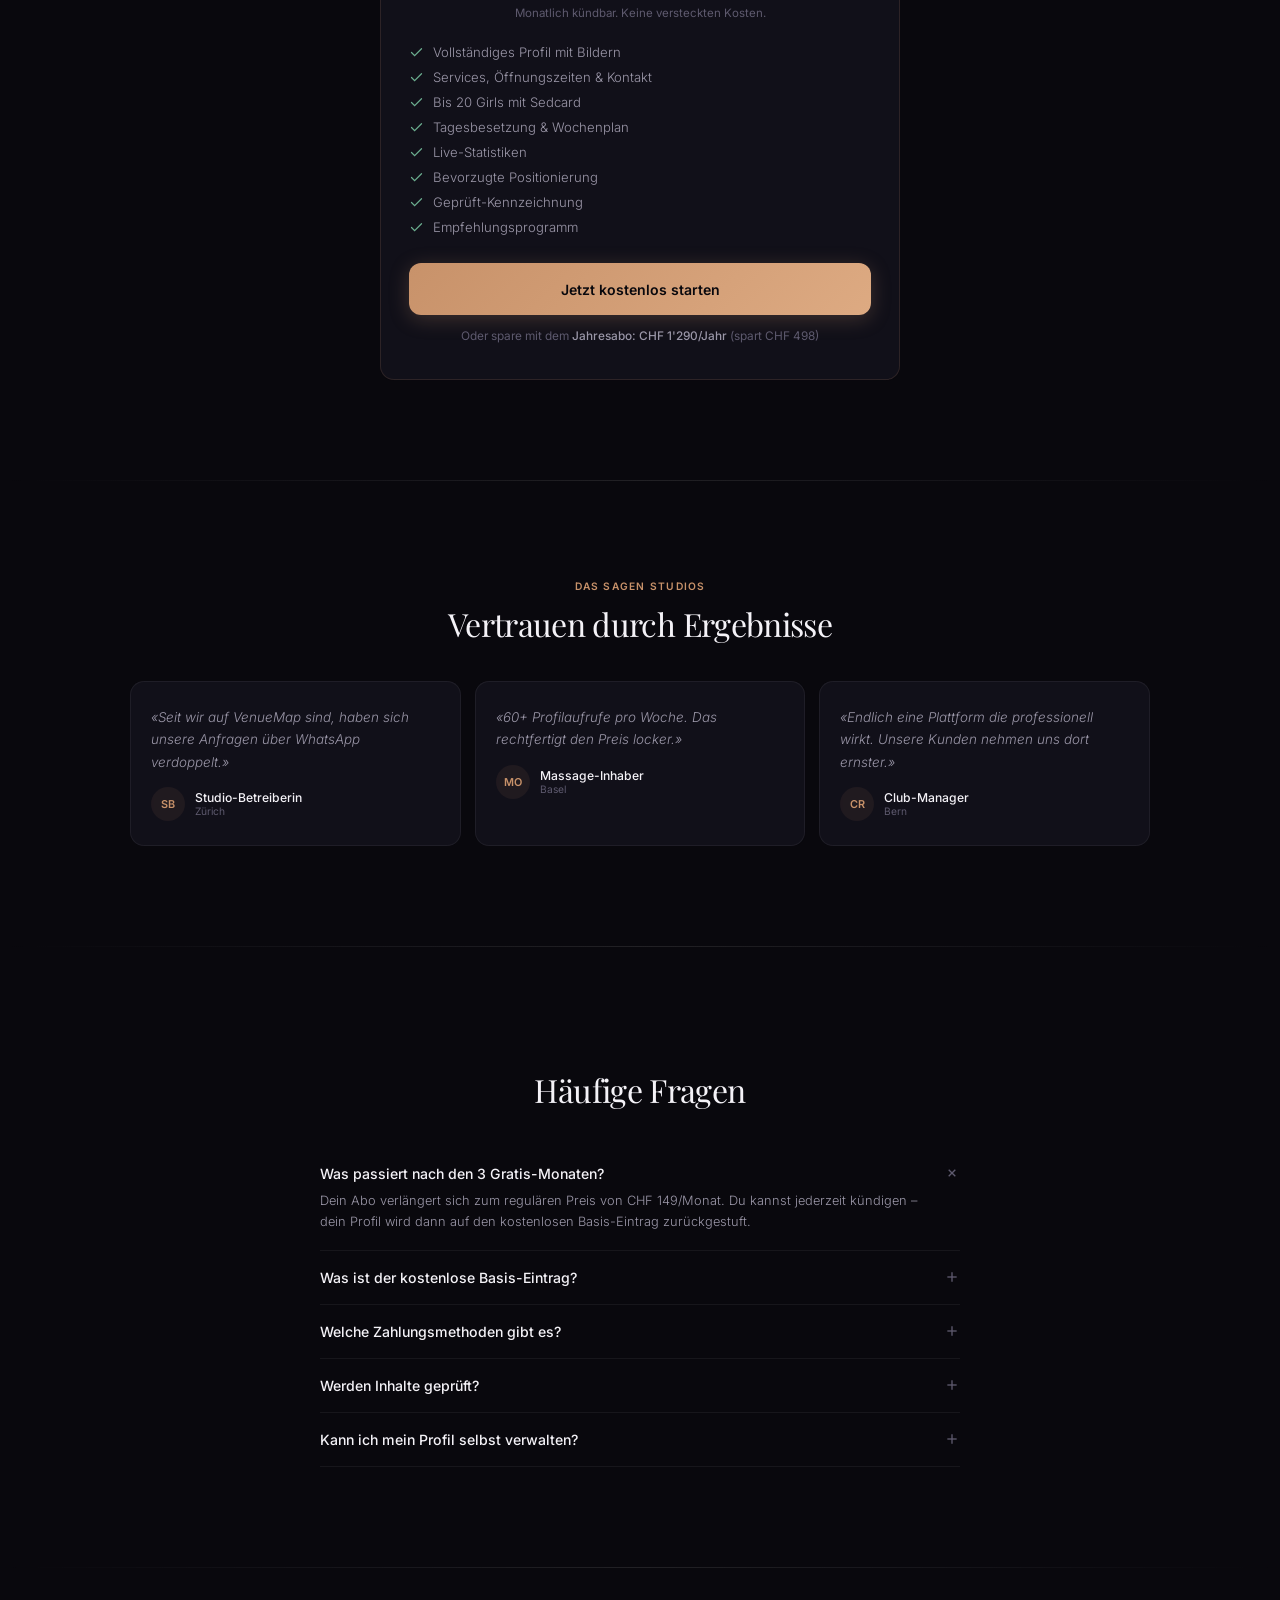
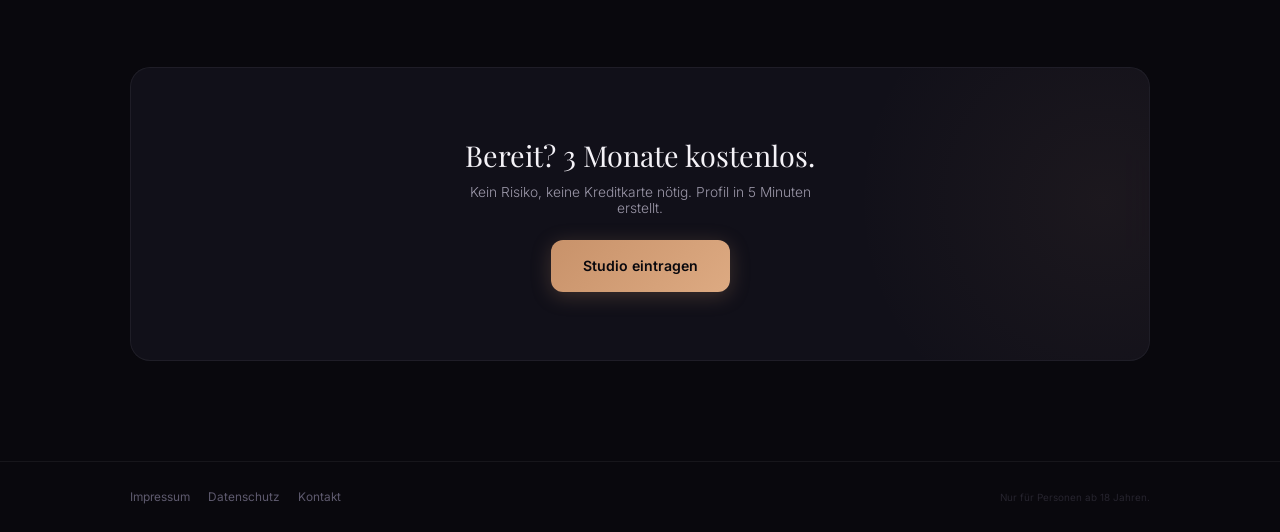
<file: public/studios.html>
<!DOCTYPE html>
<html lang="de">
<head>
<meta charset="UTF-8"><meta name="viewport" content="width=device-width,initial-scale=1.0">
<title>Für Studios – VenueMap.ch</title>
<meta name="description" content="Registriere dein Studio auf VenueMap.ch – 3 Monate gratis, keine Verpflichtung. Mehr Sichtbarkeit für dein Studio in der Schweiz.">
<meta name="robots" content="index, follow">
<meta name="theme-color" content="#09080D">
<link rel="canonical" href="https://venuemap.ch/studios">
<meta property="og:title" content="Für Studios – VenueMap.ch">
<meta property="og:description" content="Registriere dein Studio auf VenueMap.ch – 3 Monate gratis.">
<link rel="preconnect" href="https://fonts.googleapis.com"><link rel="preconnect" href="https://fonts.gstatic.com" crossorigin>
<link href="https://fonts.googleapis.com/css2?family=Inter:wght@300;400;500;600&family=Playfair+Display:ital,wght@0,400;0,500;1,400&display=swap" rel="stylesheet">
<style>
:root{--bg:#09080D;--bg2:#0F0E16;--bg3:#161520;--sf:rgba(22,21,32,.7);--sf2:rgba(30,29,42,.9);--bdr:rgba(255,255,255,.06);--bdr2:rgba(255,255,255,.1);--tx:#F4F2F7;--tx2:#9B97A8;--tx3:#5E5A6E;--ac:#C8926A;--ac2:#DDAA82;--ac3:#E8BE9A;--acl:rgba(200,146,106,.08);--ach:rgba(200,146,106,.15);--grn:#6BAD8E;--f:'Inter',system-ui,sans-serif;--fs:'Playfair Display',Georgia,serif;--r:14px;--rs:8px}
*,*::before,*::after{margin:0;padding:0;box-sizing:border-box}html{scroll-behavior:smooth}body{font-family:var(--f);background:var(--bg);color:var(--tx);-webkit-font-smoothing:antialiased;overflow-x:hidden}a{color:inherit;text-decoration:none}button{font-family:var(--f);cursor:pointer}.ctn{max-width:1100px;margin:0 auto;padding:0 20px}@media(min-width:768px){.ctn{padding:0 40px}}
.bg-mesh{position:fixed;inset:0;z-index:0;overflow:hidden}.bg-orb{position:absolute;border-radius:50%;filter:blur(120px);opacity:.1;animation:orbF 28s ease-in-out infinite}.o1{width:600px;height:600px;background:radial-gradient(circle,#C8926A,transparent 70%);top:-15%;right:-10%}.o2{width:400px;height:400px;background:radial-gradient(circle,#6B5EC8,transparent 70%);bottom:-10%;left:-8%;animation-delay:-10s}@keyframes orbF{0%,100%{transform:translate(0,0)}25%{transform:translate(40px,-60px)}50%{transform:translate(-30px,40px)}75%{transform:translate(20px,50px)}}
.bg-grain{position:fixed;inset:0;z-index:1;pointer-events:none;opacity:.022;background-image:url("data:image/svg+xml,%3Csvg viewBox='0 0 256 256' xmlns='http://www.w3.org/2000/svg'%3E%3Cfilter id='n'%3E%3CfeTurbulence type='fractalNoise' baseFrequency='0.85' numOctaves='4' stitchTiles='stitch'/%3E%3C/filter%3E%3Crect width='100%25' height='100%25' filter='url(%23n)'/%3E%3C/svg%3E");background-size:200px}
.bg-grid{position:fixed;inset:0;z-index:1;pointer-events:none;opacity:.02;background-image:linear-gradient(rgba(255,255,255,.07) 1px,transparent 1px),linear-gradient(90deg,rgba(255,255,255,.07) 1px,transparent 1px);background-size:80px 80px}
.pg{position:relative;z-index:2}
.glass{background:var(--sf);backdrop-filter:blur(16px);border:1px solid var(--bdr);border-radius:var(--r);transition:all .4s cubic-bezier(.16,1,.3,1)}.glass:hover{border-color:var(--bdr2)}
.rv{opacity:0;transform:translateY(24px);transition:opacity .9s cubic-bezier(.16,1,.3,1),transform .9s cubic-bezier(.16,1,.3,1)}.rv.v{opacity:1;transform:none}.d1{transition-delay:.1s}.d2{transition-delay:.2s}.d3{transition-delay:.3s}.d4{transition-delay:.4s}
.btn{display:inline-flex;align-items:center;gap:8px;height:52px;padding:0 32px;background:linear-gradient(135deg,var(--ac),var(--ac2));color:var(--bg);font-size:.88rem;font-weight:600;border:none;border-radius:12px;transition:all .3s;box-shadow:0 4px 20px rgba(200,146,106,.25)}.btn:hover{transform:translateY(-2px);box-shadow:0 8px 32px rgba(200,146,106,.35)}
.btn-g{display:inline-flex;align-items:center;gap:7px;height:48px;padding:0 26px;background:var(--sf);backdrop-filter:blur(12px);color:var(--tx);font-size:.84rem;border:1px solid var(--bdr2);border-radius:12px;transition:all .3s}.btn-g:hover{border-color:var(--ac);background:var(--acl)}
.s-label{font-size:.64rem;font-weight:600;letter-spacing:.12em;text-transform:uppercase;color:var(--ac);margin-bottom:10px}
.s-title{font-family:var(--fs);font-size:clamp(1.5rem,2.5vw,2rem);font-weight:400;letter-spacing:-.02em}
@keyframes glow{0%,100%{opacity:1;box-shadow:0 0 8px var(--ac)}50%{opacity:.5;box-shadow:0 0 4px var(--ac)}}
header{position:fixed;top:0;left:0;right:0;z-index:100;height:60px}.hd-bg{position:absolute;inset:0;background:rgba(9,8,13,.5);backdrop-filter:blur(30px)saturate(1.4);border-bottom:1px solid var(--bdr)}.hdi{max-width:1100px;margin:0 auto;padding:0 20px;height:100%;display:flex;align-items:center;justify-content:space-between;position:relative;z-index:1}@media(min-width:768px){.hdi{padding:0 40px}}.logo{font-family:var(--fs);font-size:1.15rem;font-weight:500;display:flex;align-items:center;gap:8px}.logo-m{width:28px;height:28px;border-radius:8px;background:linear-gradient(135deg,var(--ac),#A07050);display:flex;align-items:center;justify-content:center}.logo-m svg{width:12px;height:12px;stroke:#fff;fill:none;stroke-width:2}nav.dk{display:none;align-items:center;gap:2px}@media(min-width:768px){nav.dk{display:flex}}.nk{font-size:.8rem;color:var(--tx3);padding:7px 14px;border-radius:var(--rs);transition:color .2s}.nk:hover{color:var(--tx2)}.nk.a{color:var(--ac)}.sep{width:1px;height:14px;background:var(--bdr);margin:0 8px}.lng{font-size:.68rem;color:var(--tx3);font-weight:500;letter-spacing:.06em}.lng b{color:var(--tx2)}.burg{display:flex;flex-direction:column;gap:4.5px;background:none;border:none;padding:8px}.burg span{width:18px;height:1.5px;background:var(--tx3)}@media(min-width:768px){.burg{display:none}}.mobnav{display:none;position:fixed;inset:0;z-index:99;background:rgba(9,8,13,.97);backdrop-filter:blur(24px);flex-direction:column;align-items:center;justify-content:center;gap:36px}.mobnav.open{display:flex}.mobnav a{font-size:1.2rem;color:var(--tx2);font-weight:300}.mobnav .x{position:absolute;top:18px;right:20px;background:none;border:none;font-size:1.2rem;color:var(--tx3)}
.hero{padding:88px 0 44px;text-align:center;position:relative}@media(min-width:768px){.hero{padding:100px 0 52px}}.hero-glow{position:absolute;top:40%;left:50%;transform:translate(-50%,-50%);width:500px;height:300px;background:radial-gradient(ellipse,rgba(200,146,106,.07),transparent 70%);pointer-events:none}
.hero h1{font-family:var(--fs);font-size:clamp(2rem,4.5vw,3rem);font-weight:400;line-height:1.08;letter-spacing:-.03em;margin-bottom:14px;max-width:560px;margin-left:auto;margin-right:auto;position:relative}.hero h1 em{font-style:italic;background:linear-gradient(135deg,var(--ac),var(--ac3));-webkit-background-clip:text;-webkit-text-fill-color:transparent;background-clip:text}
.hero-sub{font-size:.94rem;color:var(--tx2);line-height:1.6;font-weight:300;margin-bottom:24px;max-width:420px;margin-left:auto;margin-right:auto;position:relative}
.hero-btns{display:flex;gap:12px;justify-content:center;flex-wrap:wrap;position:relative}
.hero-stat{display:flex;justify-content:center;gap:32px;margin-top:32px;position:relative}@media(min-width:768px){.hero-stat{gap:48px}}.hero-stat-i{text-align:center}.hero-stat-n{font-size:1.6rem;font-weight:600;color:var(--tx);font-family:var(--fs)}@media(min-width:768px){.hero-stat-n{font-size:2rem}}.hero-stat-l{font-size:.64rem;color:var(--tx3);text-transform:uppercase;letter-spacing:.08em;font-weight:500;margin-top:2px}
.hero-eg{margin-top:20px;font-size:.78rem;color:var(--tx3);position:relative}.hero-eg a{color:var(--ac);font-weight:500;border-bottom:1px solid rgba(200,146,106,.3)}.hero-eg a:hover{border-color:var(--ac)}
.sect{padding:64px 0;position:relative}@media(min-width:768px){.sect{padding:100px 0}}.sect::before{content:'';position:absolute;top:0;left:0;right:0;height:1px;background:linear-gradient(90deg,transparent,var(--bdr2),transparent)}
.feat-g{display:grid;gap:12px;margin-top:36px}@media(min-width:768px){.feat-g{grid-template-columns:repeat(3,1fr);gap:14px}}
.feat-c{padding:28px 22px;position:relative;overflow:hidden}.feat-c::before{content:'';position:absolute;top:0;left:0;right:0;height:1px;background:linear-gradient(90deg,var(--ac),transparent);opacity:0;transition:opacity .4s}.feat-c:hover::before{opacity:.5}
.feat-ic{width:42px;height:42px;border-radius:11px;background:var(--acl);display:flex;align-items:center;justify-content:center;margin-bottom:16px}.feat-ic svg{width:17px;height:17px;stroke:var(--ac);fill:none;stroke-width:1.5;stroke-linecap:round;stroke-linejoin:round}
.feat-c h3{font-size:.88rem;font-weight:500;margin-bottom:5px}.feat-c p{font-size:.78rem;line-height:1.65;color:var(--tx2);font-weight:300}
.price-box{max-width:520px;margin:36px auto 0}
.price-card{padding:36px 28px;text-align:center;border-color:rgba(200,146,106,.15);position:relative;overflow:hidden}.price-card::before{content:'';position:absolute;top:0;left:0;right:0;height:2px;background:linear-gradient(90deg,var(--ac),var(--ac2))}
.price-badge{display:inline-flex;align-items:center;gap:5px;padding:5px 14px;background:var(--ach);border-radius:20px;font-size:.68rem;font-weight:600;color:var(--ac);margin-bottom:18px}.price-badge-dot{width:5px;height:5px;border-radius:50%;background:var(--ac);box-shadow:0 0 6px var(--ac);animation:glow 2s ease-in-out infinite}
.price-name{font-family:var(--fs);font-size:1.3rem;font-weight:400;margin-bottom:4px}
.price-cost{font-size:2.8rem;font-weight:600;letter-spacing:-.03em;margin:6px 0 4px;background:linear-gradient(180deg,var(--tx),var(--tx2));-webkit-background-clip:text;-webkit-text-fill-color:transparent;background-clip:text}.price-cost span{font-size:.86rem;font-weight:400}
.price-free{font-size:.8rem;color:var(--ac);font-weight:500;margin-bottom:6px}
.price-period{font-size:.72rem;color:var(--tx3);margin-bottom:24px}
.price-ul{list-style:none;display:flex;flex-direction:column;gap:9px;text-align:left;margin-bottom:28px}.price-ul li{font-size:.82rem;color:var(--tx2);display:flex;align-items:center;gap:9px;font-weight:300}.price-ul svg{width:15px;height:15px;flex-shrink:0;stroke-width:2;stroke-linecap:round;fill:none;stroke:var(--grn)}
.price-yr{font-size:.74rem;color:var(--tx3);margin-top:14px}.price-yr b{color:var(--tx2);font-weight:500}
.proof-g{display:grid;gap:14px;margin-top:36px}@media(min-width:768px){.proof-g{grid-template-columns:repeat(3,1fr)}}
.proof-c{padding:24px 20px}.proof-q{font-size:.84rem;line-height:1.65;color:var(--tx2);font-weight:300;font-style:italic;margin-bottom:14px}
.proof-a{display:flex;align-items:center;gap:10px}.proof-av{width:34px;height:34px;border-radius:50%;background:var(--acl);display:flex;align-items:center;justify-content:center;font-size:.68rem;font-weight:600;color:var(--ac)}.proof-n{font-size:.76rem;font-weight:500}.proof-l{font-size:.64rem;color:var(--tx3)}
.faq-list{max-width:640px;margin:36px auto 0}.faq-i{border-bottom:1px solid var(--bdr);padding:18px 0}.faq-q{font-size:.88rem;font-weight:500;cursor:pointer;display:flex;justify-content:space-between;align-items:center}.faq-q svg{width:16px;height:16px;stroke:var(--tx3);fill:none;stroke-width:2;flex-shrink:0;transition:transform .3s}.faq-i.open .faq-q svg{transform:rotate(45deg)}.faq-a{font-size:.8rem;line-height:1.65;color:var(--tx2);font-weight:300;display:none;margin-top:8px;padding-right:30px}.faq-i.open .faq-a{display:block}
.cta-box{background:var(--sf);backdrop-filter:blur(16px);border:1px solid var(--bdr);border-radius:20px;padding:48px 24px;text-align:center;position:relative;overflow:hidden}@media(min-width:768px){.cta-box{padding:68px 48px}}.cta-box::before{content:'';position:absolute;top:-40%;right:-20%;width:500px;height:500px;border-radius:50%;background:radial-gradient(circle,rgba(200,146,106,.06),transparent 70%);pointer-events:none}.cta-box h2{font-family:var(--fs);font-size:clamp(1.3rem,2.5vw,1.8rem);font-weight:400;position:relative}.cta-box p{margin:10px auto 0;font-size:.86rem;color:var(--tx2);max-width:370px;position:relative;font-weight:300}
footer{border-top:1px solid var(--bdr);padding:28px 0}.foot{display:flex;flex-direction:column;gap:12px;align-items:center;text-align:center}@media(min-width:768px){.foot{flex-direction:row;justify-content:space-between}}.foot-l{display:flex;gap:18px;font-size:.74rem;color:var(--tx3)}.foot-l a:hover{color:var(--tx2)}.foot-18{font-size:.62rem;color:var(--tx3);opacity:.35}
</style>
</head>
<body>
<div class="bg-mesh"><div class="bg-orb o1"></div><div class="bg-orb o2"></div></div><div class="bg-grain"></div><div class="bg-grid"></div>
<div class="pg">
<header><div class="hd-bg"></div><div class="hdi"><a href="/" class="logo"><div class="logo-m"><svg viewBox="0 0 24 24" stroke-linecap="round" stroke-linejoin="round"><path d="M12 2C8.13 2 5 5.13 5 9c0 5.25 7 13 7 13s7-7.75 7-13c0-3.87-3.13-7-7-7Z"/></svg></div>VenueMap</a><nav class="dk"><a href="/" class="nk">Städte</a><a href="/alle-studios" class="nk">Alle Studios</a><a href="/studios" class="nk a">Für Studios</a><div class="sep"></div><span class="lng"><b>DE</b> / FR</span><div class="sep"></div><a href="/admin" class="nk" style="color:var(--tx2)">Login</a></nav><button class="burg" onclick="document.getElementById('mn').classList.add('open')"><span></span><span></span><span></span></button></div></header>
<div id="mn" class="mobnav"><button class="x" onclick="this.parentElement.classList.remove('open')">✕</button><a href="/">Städte</a><a href="#">Alle Studios</a><a href="/studios">Für Studios</a></div>
<section class="hero"><div class="hero-glow"></div><div class="ctn">
  <h1 class="rv">Mehr Kunden für dein <em>Studio</em></h1>
  <p class="hero-sub rv d1">Die grösste Schweizer Plattform für Studios, Clubs und Massageshops. Werde sichtbar.</p>
  <div class="hero-btns rv d2"><a href="/register" class="btn">Jetzt kostenlos starten</a><a href="#pricing" class="btn-g">Preise ansehen</a></div>
  <div class="hero-stat rv d3"><div class="hero-stat-i"><div class="hero-stat-n">60+</div><div class="hero-stat-l">Aufrufe / Woche</div></div><div class="hero-stat-i"><div class="hero-stat-n">247</div><div class="hero-stat-l">Studios online</div></div><div class="hero-stat-i"><div class="hero-stat-n">14</div><div class="hero-stat-l">Städte</div></div></div>
  <p class="hero-eg rv d4">So sieht ein Profil aus: <a href="/detail">Studio Bellevue ansehen →</a></p>
</div></section>
<section class="sect"><div class="ctn"><div class="s-label rv">Was du bekommst</div><h2 class="s-title rv d1">Alles für deinen Erfolg</h2>
<div class="feat-g">
  <div class="glass feat-c rv d1"><div class="feat-ic"><svg viewBox="0 0 24 24"><rect x="3" y="3" width="18" height="18" rx="2"/><circle cx="8.5" cy="8.5" r="1.5"/><path d="m21 15-5-5L5 21"/></svg></div><h3>Vollständiges Profil</h3><p>Bilder, Beschreibung, Services, Öffnungszeiten – alles was Kunden wissen müssen.</p></div>
  <div class="glass feat-c rv d2"><div class="feat-ic"><svg viewBox="0 0 24 24"><path d="M17 21v-2a4 4 0 00-4-4H5a4 4 0 00-4 4v2"/><circle cx="9" cy="7" r="4"/><path d="M23 21v-2a4 4 0 00-3-3.87M16 3.13a4 4 0 010 7.75"/></svg></div><h3>Girls & Sedcards</h3><p>Bis 20 Girls mit Profilen, Bildern und Wochenplan. Badge «Girls heute» auf der Plattform.</p></div>
  <div class="glass feat-c rv d3"><div class="feat-ic"><svg viewBox="0 0 24 24"><path d="M22 12h-4l-3 9L9 3l-3 9H2"/></svg></div><h3>Live-Statistiken</h3><p>Sieh genau wie viele Nutzer dein Profil ansehen und auf Kontakt klicken.</p></div>
  <div class="glass feat-c rv d1"><div class="feat-ic"><svg viewBox="0 0 24 24"><path d="M12 22s-8-4.5-8-11.8A8 8 0 0112 2a8 8 0 018 8.2c0 7.3-8 11.8-8 11.8Z"/><circle cx="12" cy="10" r="3"/></svg></div><h3>Bessere Sichtbarkeit</h3><p>Bevorzugte Anzeige in Listen, auf der Startseite und in Suchergebnissen.</p></div>
  <div class="glass feat-c rv d2"><div class="feat-ic"><svg viewBox="0 0 24 24"><path d="M9 12l2 2 4-4"/><circle cx="12" cy="12" r="10"/></svg></div><h3>Geprüft-Badge</h3><p>Vertrauenssignal für Kunden. Dein Studio wird als verifiziert angezeigt.</p></div>
  <div class="glass feat-c rv d3"><div class="feat-ic"><svg viewBox="0 0 24 24"><path d="M16 21v-2a4 4 0 00-4-4H6a4 4 0 00-4 4v2"/><circle cx="9" cy="7" r="4"/><line x1="19" y1="8" x2="19" y2="14"/><line x1="22" y1="11" x2="16" y2="11"/></svg></div><h3>Empfehlungsprogramm</h3><p>Empfiehl VenueMap einem Studio und erhalte einen Gratismonat.</p></div>
</div></div></section>
<section class="sect" id="pricing"><div class="ctn"><div class="s-label rv" style="text-align:center">Preise</div><h2 class="s-title rv d1" style="text-align:center">Ein Plan. Alles drin.</h2>
<div class="price-box"><div class="glass price-card rv d2">
  <div class="price-badge"><span class="price-badge-dot"></span>3 Monate gratis</div>
  <div class="price-name">VenueMap Pro</div>
  <div class="price-cost">CHF 149 <span>/ Monat</span></div>
  <div class="price-free">Die ersten 3 Monate komplett kostenlos.</div>
  <div class="price-period">Monatlich kündbar. Keine versteckten Kosten.</div>
  <ul class="price-ul"><li><svg viewBox="0 0 24 24"><path d="M20 6L9 17l-5-5"/></svg>Vollständiges Profil mit Bildern</li><li><svg viewBox="0 0 24 24"><path d="M20 6L9 17l-5-5"/></svg>Services, Öffnungszeiten & Kontakt</li><li><svg viewBox="0 0 24 24"><path d="M20 6L9 17l-5-5"/></svg>Bis 20 Girls mit Sedcard</li><li><svg viewBox="0 0 24 24"><path d="M20 6L9 17l-5-5"/></svg>Tagesbesetzung & Wochenplan</li><li><svg viewBox="0 0 24 24"><path d="M20 6L9 17l-5-5"/></svg>Live-Statistiken</li><li><svg viewBox="0 0 24 24"><path d="M20 6L9 17l-5-5"/></svg>Bevorzugte Positionierung</li><li><svg viewBox="0 0 24 24"><path d="M20 6L9 17l-5-5"/></svg>Geprüft-Kennzeichnung</li><li><svg viewBox="0 0 24 24"><path d="M20 6L9 17l-5-5"/></svg>Empfehlungsprogramm</li></ul>
  <a href="/register" class="btn" style="width:100%;justify-content:center">Jetzt kostenlos starten</a>
  <p class="price-yr">Oder spare mit dem <b>Jahresabo: CHF 1'290/Jahr</b> (spart CHF 498)</p>
</div></div></div></section>
<section class="sect"><div class="ctn"><div class="s-label rv" style="text-align:center">Das sagen Studios</div><h2 class="s-title rv d1" style="text-align:center">Vertrauen durch Ergebnisse</h2>
<div class="proof-g">
  <div class="glass proof-c rv d1"><p class="proof-q">«Seit wir auf VenueMap sind, haben sich unsere Anfragen über WhatsApp verdoppelt.»</p><div class="proof-a"><div class="proof-av">SB</div><div><div class="proof-n">Studio-Betreiberin</div><div class="proof-l">Zürich</div></div></div></div>
  <div class="glass proof-c rv d2"><p class="proof-q">«60+ Profilaufrufe pro Woche. Das rechtfertigt den Preis locker.»</p><div class="proof-a"><div class="proof-av">MO</div><div><div class="proof-n">Massage-Inhaber</div><div class="proof-l">Basel</div></div></div></div>
  <div class="glass proof-c rv d3"><p class="proof-q">«Endlich eine Plattform die professionell wirkt. Unsere Kunden nehmen uns dort ernster.»</p><div class="proof-a"><div class="proof-av">CR</div><div><div class="proof-n">Club-Manager</div><div class="proof-l">Bern</div></div></div></div>
</div></div></section>
<section class="sect"><div class="ctn"><div class="s-label rv" style="text-align:center">FAQ</div><h2 class="s-title rv d1" style="text-align:center">Häufige Fragen</h2>
<div class="faq-list">
  <div class="faq-i open rv d1"><div class="faq-q" onclick="this.parentElement.classList.toggle('open')">Was passiert nach den 3 Gratis-Monaten?<svg viewBox="0 0 24 24"><line x1="12" y1="5" x2="12" y2="19"/><line x1="5" y1="12" x2="19" y2="12"/></svg></div><div class="faq-a">Dein Abo verlängert sich zum regulären Preis von CHF 149/Monat. Du kannst jederzeit kündigen – dein Profil wird dann auf den kostenlosen Basis-Eintrag zurückgestuft.</div></div>
  <div class="faq-i rv d2"><div class="faq-q" onclick="this.parentElement.classList.toggle('open')">Was ist der kostenlose Basis-Eintrag?<svg viewBox="0 0 24 24"><line x1="12" y1="5" x2="12" y2="19"/><line x1="5" y1="12" x2="19" y2="12"/></svg></div><div class="faq-a">Jedes Studio hat einen Grundeintrag mit Name, Adresse und Telefon. Dieser bleibt für immer bestehen. Mit VenueMap Pro bekommst du Bilder, Girls, Statistiken und bevorzugte Positionierung.</div></div>
  <div class="faq-i rv d3"><div class="faq-q" onclick="this.parentElement.classList.toggle('open')">Welche Zahlungsmethoden gibt es?<svg viewBox="0 0 24 24"><line x1="12" y1="5" x2="12" y2="19"/><line x1="5" y1="12" x2="19" y2="12"/></svg></div><div class="faq-a">Kreditkarte und PayPal. TWINT in Planung.</div></div>
  <div class="faq-i rv d3"><div class="faq-q" onclick="this.parentElement.classList.toggle('open')">Werden Inhalte geprüft?<svg viewBox="0 0 24 24"><line x1="12" y1="5" x2="12" y2="19"/><line x1="5" y1="12" x2="19" y2="12"/></svg></div><div class="faq-a">Ja, alle Einträge und Bilder werden manuell geprüft bevor sie live gehen.</div></div>
  <div class="faq-i rv d4"><div class="faq-q" onclick="this.parentElement.classList.toggle('open')">Kann ich mein Profil selbst verwalten?<svg viewBox="0 0 24 24"><line x1="12" y1="5" x2="12" y2="19"/><line x1="5" y1="12" x2="19" y2="12"/></svg></div><div class="faq-a">Ja, über dein Dashboard. Öffnungszeiten gehen sofort live, Bilder und Texte werden kurz geprüft.</div></div>
</div></div></section>
<section class="sect"><div class="ctn"><div class="cta-box rv"><h2>Bereit? 3 Monate kostenlos.</h2><p>Kein Risiko, keine Kreditkarte nötig. Profil in 5 Minuten erstellt.</p><a href="/register" class="btn" style="margin-top:24px">Studio eintragen</a></div></div></section>
<footer><div class="ctn foot"><div class="foot-l"><a href="#">Impressum</a><a href="#">Datenschutz</a><a href="#">Kontakt</a></div><span class="foot-18">Nur für Personen ab 18 Jahren.</span></div></footer>
</div>
<script>
document.querySelectorAll('.rv').forEach(function(el){new IntersectionObserver(function(e){if(e[0].isIntersecting)el.classList.add('v')},{threshold:.08,rootMargin:'0px 0px -40px 0px'}).observe(el)});
window.addEventListener('scroll',function(){var s=window.scrollY;document.querySelectorAll('.bg-orb').forEach(function(o,i){o.style.transform='translateY('+s*(.02+i*.008)+'px)'})},{passive:true});
</script>
</body>
</html>
</file>
